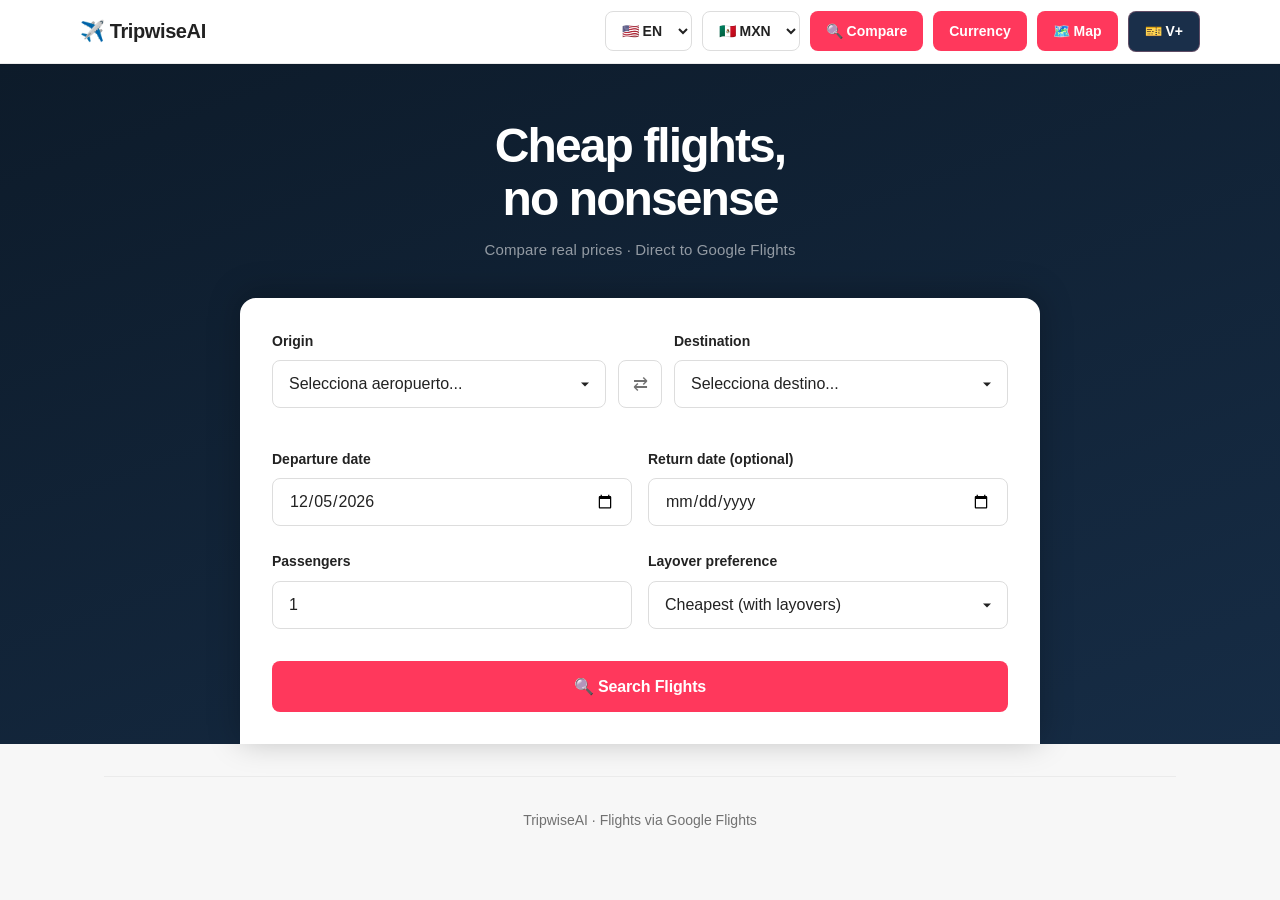
<file: frontend/index.html>
<!DOCTYPE html>
<html lang="es">
<head>
    <meta charset="UTF-8">
    <meta name="viewport" content="width=device-width, initial-scale=1.0, maximum-scale=1.0, user-scalable=no">
    <meta name="apple-mobile-web-app-capable" content="yes">
    <meta name="apple-mobile-web-app-status-bar-style" content="default">
    <meta name="theme-color" content="#FF385C">
    <title>TripwiseAI - Vuelos baratos</title>
    <link rel="stylesheet" href="css/styles.css">
    <link rel="stylesheet" href="css/flights.css">
</head>
<body>

    <header class="site-header">
        <div class="header-content">
            <div class="header-left">
                <a href="index.html" class="header-logo">✈️ TripwiseAI</a>
            </div>
            <div class="header-right">
                <select id="language-selector" class="language-select">
                    <option value="es">🇪🇸 ES</option>
                    <option value="en">🇺🇸 EN</option>
                    <option value="pt">🇧🇷 PT</option>
                    <option value="fr">🇫🇷 FR</option>
                    <option value="de">🇩🇪 DE</option>
                    <option value="zh">🇨🇳 ZH</option>
                    <option value="ja">🇯🇵 JA</option>
                </select>
                <select id="currency-selector" class="currency-select">
                    <option value="USD">🇺🇸 USD</option>
                    <option value="MXN" selected>🇲🇽 MXN</option>
                    <option value="COP">🇨🇴 COP</option>
                    <option value="EUR">🇪🇺 EUR</option>
                    <option value="BRL">🇧🇷 BRL</option>
                </select>
                <a href="compare.html" class="nav-link" data-i18n="nav.compare">🔍 Comparar</a>
                <a href="currency-converter.html" class="nav-link" data-i18n="header.converter">💱 Divisas</a>
                <a href="map.html" class="nav-link" data-i18n="nav.map">🗺️ Mapa</a>
                <a href="vplus.html" class="nav-link nav-link-vplus" data-i18n="nav.vplus">🎫 V+</a>
            </div>
        </div>
    </header>

    <!-- Hero + Search -->
    <div class="hero-search">
        <div class="hero-inner">
            <div class="hero-text">
                <h1 data-i18n-html="page.flights.hero">Vuelos baratos,<br>sin rodeos</h1>
                <p class="hero-subtitle" data-i18n="page.flights.subtitle">Compara precios reales · Directo a Google Flights</p>
            </div>

            <section class="search-panel">
                <div class="flight-search-form">

                    <!-- Origen / Destino -->
                    <div class="route-row">
                        <div class="form-group">
                            <label data-i18n="flights.origin">Origen</label>
                            <select id="origin" class="input" required>
                                <option value="">Selecciona aeropuerto...</option>
                                <optgroup label="🇲🇽 México (Principal)">
                                    <option value="MEX">CDMX - Benito Juárez (MEX)</option>
                                    <option value="NLU">CDMX - Santa Lucía (NLU)</option>
                                    <option value="GDL">Guadalajara (GDL)</option>
                                    <option value="MTY">Monterrey (MTY)</option>
                                    <option value="CUN">Cancún (CUN)</option>
                                    <option value="TIJ">Tijuana (TIJ)</option>
                                    <option value="BJX">León/Bajío (BJX)</option>
                                    <option value="QRO">Querétaro (QRO)</option>
                                </optgroup>
                                <optgroup label="🇲🇽 México (Playa/Pacífico)">
                                    <option value="PVR">Puerto Vallarta (PVR)</option>
                                    <option value="SJD">Los Cabos (SJD)</option>
                                    <option value="ZIH">Zihuatanejo (ZIH)</option>
                                    <option value="ACA">Acapulco (ACA)</option>
                                    <option value="MZT">Mazatlán (MZT)</option>
                                    <option value="LAP">La Paz (LAP)</option>
                                    <option value="LTO">Loreto (LTO)</option>
                                    <option value="CZM">Cozumel (CZM)</option>
                                    <option value="HUX">Huatulco (HUX)</option>
                                    <option value="PXM">Puerto Escondido (PXM)</option>
                                    <option value="CLQ">Colima/Manzanillo (CLQ)</option>
                                </optgroup>
                                <optgroup label="🇲🇽 México (Yucatán/Caribe)">
                                    <option value="MID">Mérida (MID)</option>
                                    <option value="CTM">Chetumal (CTM)</option>
                                    <option value="CPE">Campeche (CPE)</option>
                                </optgroup>
                                <optgroup label="🇲🇽 México (Centro)">
                                    <option value="OAX">Oaxaca (OAX)</option>
                                    <option value="PBC">Puebla (PBC)</option>
                                    <option value="VER">Veracruz (VER)</option>
                                    <option value="MLM">Morelia (MLM)</option>
                                    <option value="AGU">Aguascalientes (AGU)</option>
                                    <option value="SLP">San Luis Potosí (SLP)</option>
                                    <option value="ZCL">Zacatecas (ZCL)</option>
                                    <option value="TLC">Toluca (TLC)</option>
                                </optgroup>
                                <optgroup label="🇲🇽 México (Norte)">
                                    <option value="HMO">Hermosillo (HMO)</option>
                                    <option value="CUU">Chihuahua (CUU)</option>
                                    <option value="CJS">Ciudad Juárez (CJS)</option>
                                    <option value="TRC">Torreón (TRC)</option>
                                    <option value="DGO">Durango (DGO)</option>
                                    <option value="MXL">Mexicali (MXL)</option>
                                    <option value="CUL">Culiacán (CUL)</option>
                                    <option value="LMM">Los Mochis (LMM)</option>
                                </optgroup>
                                <optgroup label="🇲🇽 México (Golfo/Sur)">
                                    <option value="TAM">Tampico (TAM)</option>
                                    <option value="VSA">Villahermosa (VSA)</option>
                                    <option value="TGZ">Tuxtla Gutiérrez (TGZ)</option>
                                    <option value="TAP">Tapachula (TAP)</option>
                                    <option value="PQM">Palenque (PQM)</option>
                                </optgroup>
                                <optgroup label="🇨🇴 Colombia">
                                    <option value="BOG">Bogotá (BOG)</option>
                                    <option value="MDE">Medellín (MDE)</option>
                                    <option value="CTG">Cartagena (CTG)</option>
                                    <option value="CLO">Cali (CLO)</option>
                                    <option value="BAQ">Barranquilla (BAQ)</option>
                                </optgroup>
                                <optgroup label="🇺🇸 Estados Unidos">
                                    <option value="LAX">Los Angeles (LAX)</option>
                                    <option value="MIA">Miami (MIA)</option>
                                    <option value="JFK">Nueva York - JFK (JFK)</option>
                                    <option value="LGA">Nueva York - LaGuardia (LGA)</option>
                                    <option value="EWR">Nueva York - Newark (EWR)</option>
                                    <option value="ORD">Chicago - O'Hare (ORD)</option>
                                    <option value="MDW">Chicago - Midway (MDW)</option>
                                    <option value="DFW">Dallas (DFW)</option>
                                    <option value="ATL">Atlanta (ATL)</option>
                                    <option value="SFO">San Francisco (SFO)</option>
                                </optgroup>
                                <optgroup label="🌎 América del Sur">
                                    <option value="LIM">Lima (LIM)</option>
                                    <option value="CUZ">Cusco (CUZ)</option>
                                    <option value="SCL">Santiago (SCL)</option>
                                    <option value="EZE">Buenos Aires - Ezeiza (EZE)</option>
                                    <option value="AEP">Buenos Aires - Aeroparque (AEP)</option>
                                    <option value="GRU">São Paulo - Guarulhos (GRU)</option>
                                    <option value="CGH">São Paulo - Congonhas (CGH)</option>
                                    <option value="GIG">Río de Janeiro (GIG)</option>
                                </optgroup>
                                <optgroup label="🇪🇸 Europa">
                                    <option value="MAD">Madrid (MAD)</option>
                                    <option value="BCN">Barcelona (BCN)</option>
                                    <option value="LHR">Londres - Heathrow (LHR)</option>
                                    <option value="LGW">Londres - Gatwick (LGW)</option>
                                    <option value="CDG">París - Charles de Gaulle (CDG)</option>
                                    <option value="ORY">París - Orly (ORY)</option>
                                    <option value="FCO">Roma (FCO)</option>
                                    <option value="AMS">Ámsterdam (AMS)</option>
                                    <option value="FRA">Frankfurt (FRA)</option>
                                </optgroup>
                            </select>
                        </div>

                        <button class="swap-btn" type="button" id="swap-airports" title="Intercambiar origen y destino">⇄</button>

                        <div class="form-group">
                            <label data-i18n="flights.destination">Destino</label>
                            <select id="destination" class="input" required>
                                <option value="">Selecciona destino...</option>
                                <optgroup label="🇲🇽 México (Principal)">
                                    <option value="MEX">CDMX - Benito Juárez (MEX)</option>
                                    <option value="NLU">CDMX - Santa Lucía (NLU)</option>
                                    <option value="GDL">Guadalajara (GDL)</option>
                                    <option value="MTY">Monterrey (MTY)</option>
                                    <option value="CUN">Cancún (CUN)</option>
                                    <option value="TIJ">Tijuana (TIJ)</option>
                                    <option value="BJX">León/Bajío (BJX)</option>
                                    <option value="QRO">Querétaro (QRO)</option>
                                </optgroup>
                                <optgroup label="🇲🇽 México (Playa/Pacífico)">
                                    <option value="PVR">Puerto Vallarta (PVR)</option>
                                    <option value="SJD">Los Cabos (SJD)</option>
                                    <option value="ZIH">Zihuatanejo (ZIH)</option>
                                    <option value="ACA">Acapulco (ACA)</option>
                                    <option value="MZT">Mazatlán (MZT)</option>
                                    <option value="LAP">La Paz (LAP)</option>
                                    <option value="LTO">Loreto (LTO)</option>
                                    <option value="CZM">Cozumel (CZM)</option>
                                    <option value="HUX">Huatulco (HUX)</option>
                                    <option value="PXM">Puerto Escondido (PXM)</option>
                                    <option value="CLQ">Colima/Manzanillo (CLQ)</option>
                                </optgroup>
                                <optgroup label="🇲🇽 México (Yucatán/Caribe)">
                                    <option value="MID">Mérida (MID)</option>
                                    <option value="CTM">Chetumal (CTM)</option>
                                    <option value="CPE">Campeche (CPE)</option>
                                </optgroup>
                                <optgroup label="🇲🇽 México (Centro)">
                                    <option value="OAX">Oaxaca (OAX)</option>
                                    <option value="PBC">Puebla (PBC)</option>
                                    <option value="VER">Veracruz (VER)</option>
                                    <option value="MLM">Morelia (MLM)</option>
                                    <option value="AGU">Aguascalientes (AGU)</option>
                                    <option value="SLP">San Luis Potosí (SLP)</option>
                                    <option value="ZCL">Zacatecas (ZCL)</option>
                                    <option value="TLC">Toluca (TLC)</option>
                                </optgroup>
                                <optgroup label="🇲🇽 México (Norte)">
                                    <option value="HMO">Hermosillo (HMO)</option>
                                    <option value="CUU">Chihuahua (CUU)</option>
                                    <option value="CJS">Ciudad Juárez (CJS)</option>
                                    <option value="TRC">Torreón (TRC)</option>
                                    <option value="DGO">Durango (DGO)</option>
                                    <option value="MXL">Mexicali (MXL)</option>
                                    <option value="CUL">Culiacán (CUL)</option>
                                    <option value="LMM">Los Mochis (LMM)</option>
                                </optgroup>
                                <optgroup label="🇲🇽 México (Golfo/Sur)">
                                    <option value="TAM">Tampico (TAM)</option>
                                    <option value="VSA">Villahermosa (VSA)</option>
                                    <option value="TGZ">Tuxtla Gutiérrez (TGZ)</option>
                                    <option value="TAP">Tapachula (TAP)</option>
                                    <option value="PQM">Palenque (PQM)</option>
                                </optgroup>
                                <optgroup label="🇨🇴 Colombia">
                                    <option value="BOG">Bogotá (BOG)</option>
                                    <option value="MDE">Medellín (MDE)</option>
                                    <option value="CTG">Cartagena (CTG)</option>
                                    <option value="CLO">Cali (CLO)</option>
                                    <option value="BAQ">Barranquilla (BAQ)</option>
                                    <option value="PEI">Pereira (PEI)</option>
                                    <option value="SMR">Santa Marta (SMR)</option>
                                </optgroup>
                                <optgroup label="🇺🇸 Estados Unidos">
                                    <option value="LAX">Los Angeles (LAX)</option>
                                    <option value="MIA">Miami (MIA)</option>
                                    <option value="JFK">Nueva York - JFK (JFK)</option>
                                    <option value="LGA">Nueva York - LaGuardia (LGA)</option>
                                    <option value="EWR">Nueva York - Newark (EWR)</option>
                                    <option value="ORD">Chicago - O'Hare (ORD)</option>
                                    <option value="MDW">Chicago - Midway (MDW)</option>
                                    <option value="DFW">Dallas (DFW)</option>
                                    <option value="ATL">Atlanta (ATL)</option>
                                    <option value="SFO">San Francisco (SFO)</option>
                                    <option value="LAS">Las Vegas (LAS)</option>
                                    <option value="SEA">Seattle (SEA)</option>
                                    <option value="BOS">Boston (BOS)</option>
                                </optgroup>
                                <optgroup label="🌎 América del Sur">
                                    <option value="LIM">Lima (LIM)</option>
                                    <option value="CUZ">Cusco (CUZ)</option>
                                    <option value="SCL">Santiago (SCL)</option>
                                    <option value="EZE">Buenos Aires - Ezeiza (EZE)</option>
                                    <option value="AEP">Buenos Aires - Aeroparque (AEP)</option>
                                    <option value="GRU">São Paulo - Guarulhos (GRU)</option>
                                    <option value="CGH">São Paulo - Congonhas (CGH)</option>
                                    <option value="GIG">Río de Janeiro (GIG)</option>
                                    <option value="UIO">Quito (UIO)</option>
                                    <option value="PTY">Panamá (PTY)</option>
                                </optgroup>
                                <optgroup label="🌴 Centroamérica y Caribe">
                                    <option value="SJO">San José (SJO)</option>
                                    <option value="SJU">San Juan (SJU)</option>
                                    <option value="PUJ">Punta Cana (PUJ)</option>
                                    <option value="HAV">La Habana (HAV)</option>
                                </optgroup>
                                <optgroup label="🇪🇸 Europa">
                                    <option value="MAD">Madrid (MAD)</option>
                                    <option value="BCN">Barcelona (BCN)</option>
                                    <option value="LHR">Londres - Heathrow (LHR)</option>
                                    <option value="LGW">Londres - Gatwick (LGW)</option>
                                    <option value="CDG">París - Charles de Gaulle (CDG)</option>
                                    <option value="ORY">París - Orly (ORY)</option>
                                    <option value="FCO">Roma (FCO)</option>
                                    <option value="AMS">Ámsterdam (AMS)</option>
                                    <option value="FRA">Frankfurt (FRA)</option>
                                    <option value="LIS">Lisboa (LIS)</option>
                                </optgroup>
                                <optgroup label="🌏 Asia">
                                    <option value="NRT">Tokio - Narita (NRT)</option>
                                    <option value="HND">Tokio - Haneda (HND)</option>
                                    <option value="BKK">Bangkok (BKK)</option>
                                    <option value="SIN">Singapur (SIN)</option>
                                    <option value="DXB">Dubái (DXB)</option>
                                    <option value="HKG">Hong Kong (HKG)</option>
                                </optgroup>
                            </select>
                        </div>
                    </div>

                    <!-- Fechas -->
                    <div class="form-row dates-row">
                        <div class="form-group">
                            <label data-i18n="flights.departureDate">Fecha de salida</label>
                            <input type="date" id="departure-date" class="input" required>
                        </div>
                        <div class="form-group">
                            <label data-i18n="flights.returnDate">Fecha de regreso <span class="label-optional">(opcional — sin fecha = solo ida)</span></label>
                            <input type="date" id="return-date" class="input">
                        </div>
                    </div>

                    <!-- Pasajeros + escalas -->
                    <div class="form-row">
                        <div class="form-group">
                            <label data-i18n="flights.passengers">Pasajeros</label>
                            <input type="number" id="passengers" class="input" value="1" min="1" max="9">
                        </div>
                        <div class="form-group">
                            <label data-i18n="flights.flightType">Preferencia de escalas</label>
                            <select id="flight-type" class="input">
                                <option value="2" data-i18n="flights.anyFlight">Más barato (con escalas)</option>
                                <option value="0" data-i18n="flights.directOnly">Solo vuelos directos</option>
                                <option value="1" data-i18n="flights.oneStop">Máximo 1 escala</option>
                            </select>
                        </div>
                    </div>

                    <button id="search-flights-btn" class="btn btn-search-main">
                        <span data-i18n="flights.searchButton">🔍 Buscar vuelos baratos</span>
                    </button>

                    <div id="search-loading" class="loading hidden">
                        <div class="spinner"></div>
                        <p data-i18n="flights.searching">Buscando los mejores vuelos...</p>
                    </div>
                </div>
            </section>
        </div>
    </div>

    <!-- Results + Footer -->
    <div class="container">
        <main>
            <section id="results-section" class="card results-section hidden">
                <div class="results-header">
                    <div class="results-header-left">
                        <h2>
                            <span data-i18n="flights.results">Resultados</span>
                            <span id="results-count" class="results-badge"></span>
                        </h2>
                        <div class="results-info">
                            <span id="route-info"></span>
                        </div>
                    </div>
                    <button id="new-search-btn" class="btn-new-search">
                        <span data-i18n="flights.newSearch">🔄 Nueva búsqueda</span>
                    </button>
                </div>

                <div id="flights-container" class="flights-container"></div>

                <div id="no-results" class="no-results hidden">
                    <div class="no-results-icon">✈️</div>
                    <h3 data-i18n="flights.noResults">No se encontraron vuelos</h3>
                    <p data-i18n="flights.tryDifferent">Intenta con fechas diferentes o más flexibilidad en escalas</p>
                </div>
            </section>
        </main>

        <footer>
            <p data-i18n="page.flights.footer">TripwiseAI · Vuelos via Google Flights</p>
        </footer>
    </div>

    <script src="js/i18n.js"></script>
    <script src="js/flights.js"></script>
    <script src="js/nav.js"></script>
</body>
</html>
</file>
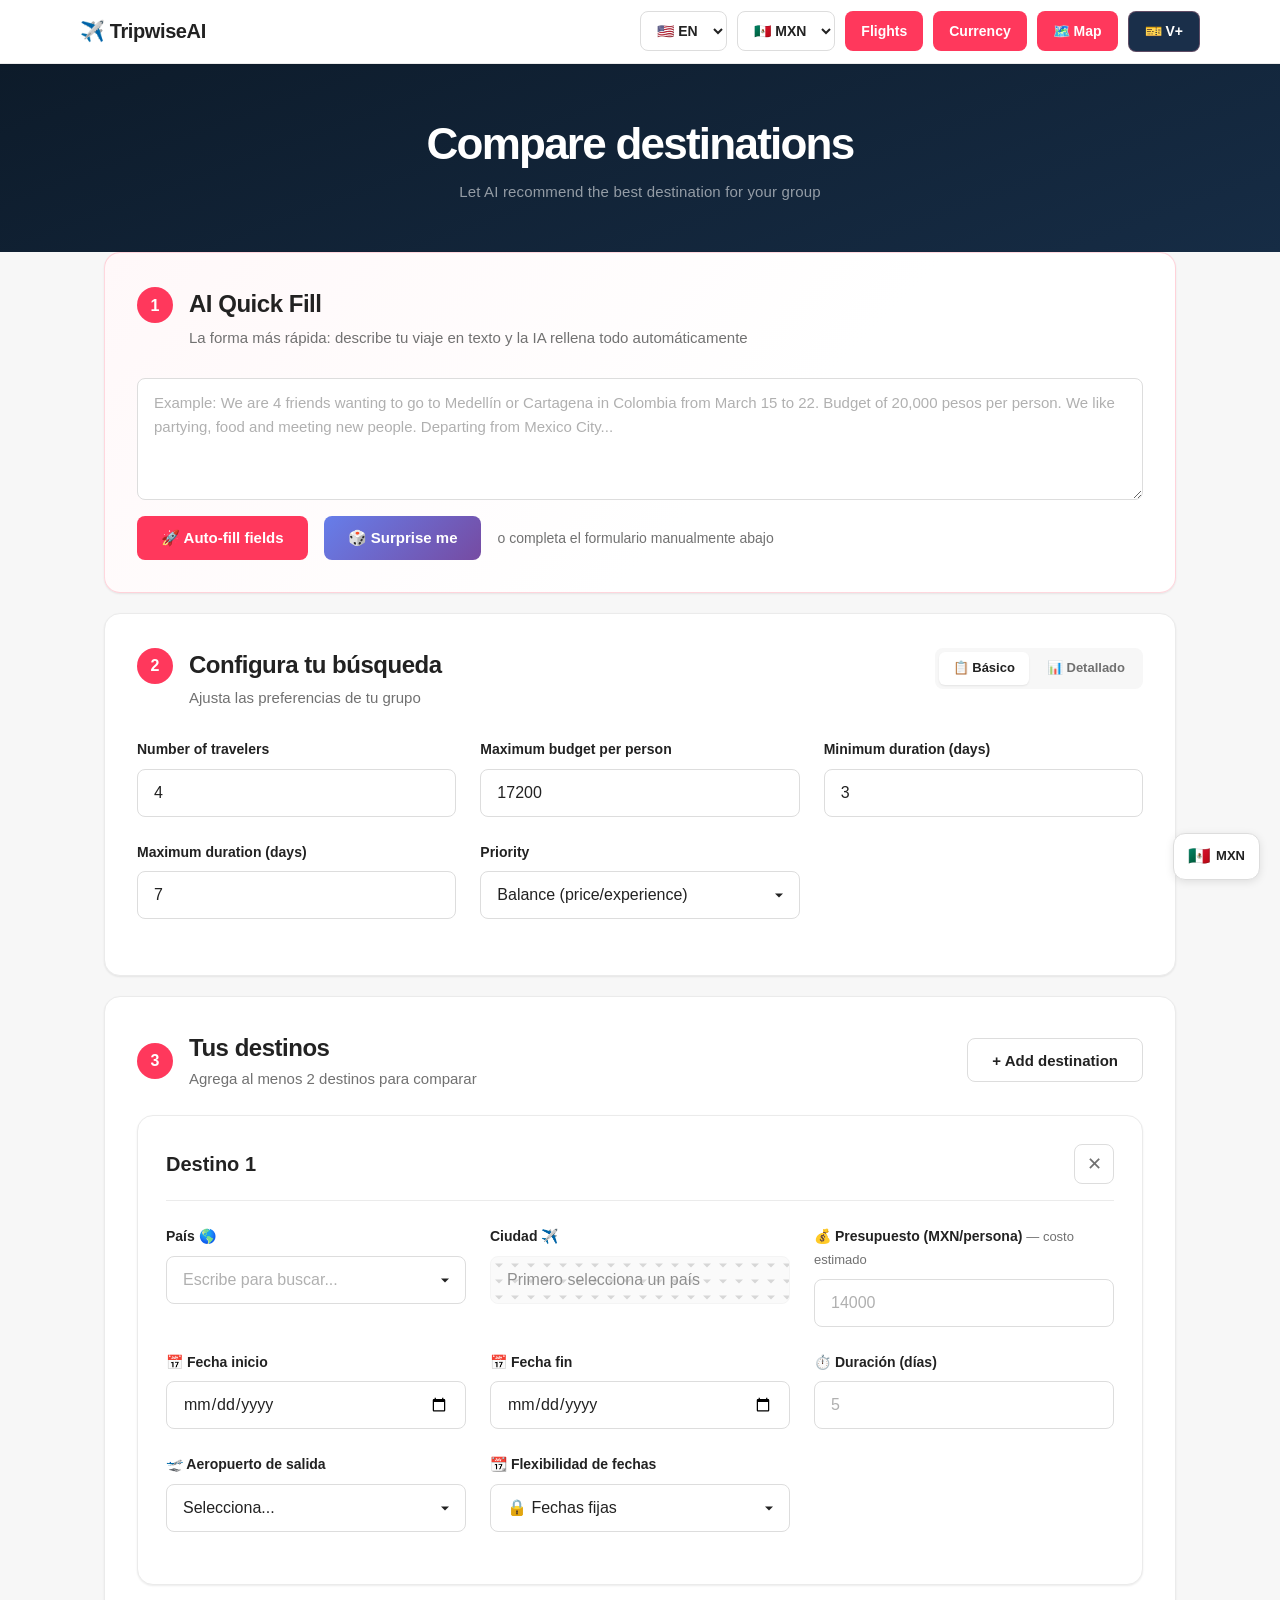
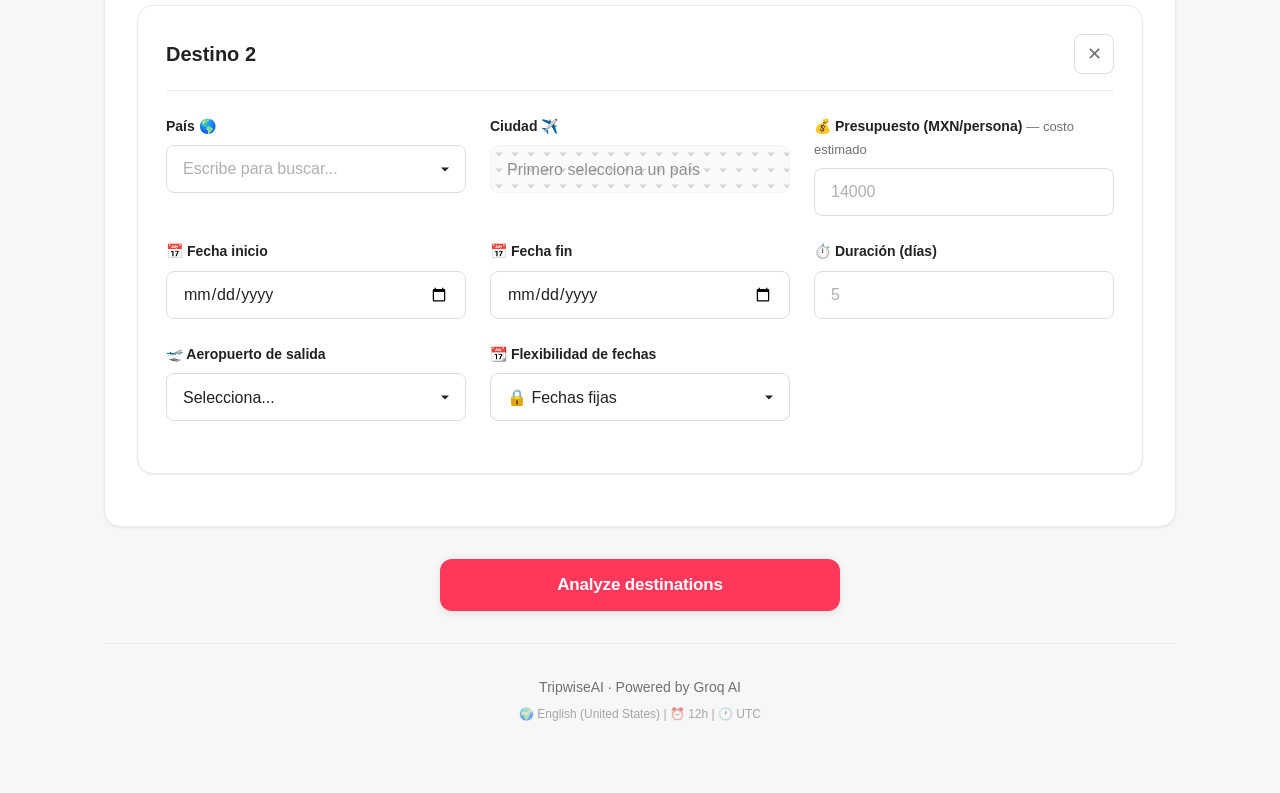
<file: frontend/compare.html>
<!DOCTYPE html>
<html lang="es">
<head>
    <meta charset="UTF-8">
    <meta name="viewport" content="width=device-width, initial-scale=1.0, maximum-scale=1.0, user-scalable=no">
    <meta name="apple-mobile-web-app-capable" content="yes">
    <meta name="apple-mobile-web-app-status-bar-style" content="default">
    <meta name="theme-color" content="#FF385C">
    <title>TripwiseAI - Encuentra tu próximo destino</title>
    <link rel="stylesheet" href="css/styles.css?v=3">
</head>
<body>

    <!-- Header sticky — fuera del container para que sea full-width -->
    <header class="site-header">
        <div class="header-content">
            <div class="header-left">
                <a href="index.html" class="header-logo">✈️ TripwiseAI</a>
            </div>
            <div class="header-right">
                <select id="language-selector" class="language-select">
                    <option value="es">🇪🇸 ES</option>
                    <option value="en">🇺🇸 EN</option>
                    <option value="pt">🇧🇷 PT</option>
                    <option value="fr">🇫🇷 FR</option>
                    <option value="de">🇩🇪 DE</option>
                    <option value="zh">🇨🇳 ZH</option>
                    <option value="ja">🇯🇵 JA</option>
                </select>
                <select id="currency-selector" class="currency-select">
                    <option value="USD">🇺🇸 USD</option>
                    <option value="MXN" selected>🇲🇽 MXN</option>
                    <option value="COP">🇨🇴 COP</option>
                    <option value="EUR">🇪🇺 EUR</option>
                    <option value="BRL">🇧🇷 BRL</option>
                </select>
                <a href="index.html" class="nav-link" data-i18n="header.flights">✈️ Vuelos</a>
                <a href="currency-converter.html" class="nav-link" data-i18n="header.converter">💱 Divisas</a>
                <a href="map.html" class="nav-link" data-i18n="nav.map">🗺️ Mapa</a>
                <a href="vplus.html" class="nav-link nav-link-vplus" data-i18n="nav.vplus">🎫 V+</a>
            </div>
        </div>
    </header>

    <div class="page-hero">
        <div class="page-hero-inner">
            <h1 data-i18n="page.compare.title">Compara destinos</h1>
            <p class="hero-subtitle" data-i18n="page.compare.subtitle">Deja que la IA recomiende el mejor destino para tu grupo</p>
        </div>
    </div>

    <div class="container">
        <main>
            <!-- Paso 1: Cuéntanos tu viaje -->
            <section class="card step-card quick-fill-section">
                <div class="step-header">
                    <div class="step-badge">1</div>
                    <div class="step-info">
                        <h2 data-i18n="quickfill.title">Cuéntanos tu viaje</h2>
                        <p class="step-subtitle">La forma más rápida: describe tu viaje en texto y la IA rellena todo automáticamente</p>
                    </div>
                </div>

                <div class="quick-fill-container">
                    <textarea
                        id="quick-fill-text"
                        class="input quick-fill-textarea"
                        rows="4"
                        data-i18n-placeholder="quickfill.placeholder"
                        placeholder="Ejemplo: Somos 4 amigos que queremos ir a Medellín o Cartagena en Colombia del 15 al 22 de marzo. Presupuesto de 20,000 pesos por persona. Nos gusta la fiesta, comida y conocer gente nueva. Salimos desde Ciudad de México..."
                    ></textarea>

                    <div class="quick-fill-actions">
                        <button id="quick-fill-btn" class="btn btn-primary">
                            <span data-i18n="quickfill.button">🚀 Auto-rellenar campos</span>
                        </button>
                        <button id="random-fill-btn" class="btn btn-secondary">
                            <span data-i18n="quickfill.randomButton">🎲 Sorpréndeme</span>
                        </button>
                        <span class="or-divider">o completa el formulario manualmente abajo</span>
                    </div>

                    <div id="quick-fill-loading" class="loading hidden">
                        <div class="spinner-small"></div>
                        <p data-i18n="quickfill.loading">Analizando tu descripción...</p>
                    </div>
                </div>
            </section>

            <!-- Paso 2: Configura tu búsqueda -->
            <section class="card step-card preferences-section">
                <div class="step-header">
                    <div class="step-badge">2</div>
                    <div class="step-info">
                        <h2>Configura tu búsqueda</h2>
                        <p class="step-subtitle">Ajusta las preferencias de tu grupo</p>
                    </div>
                    <div class="mode-toggle">
                        <label class="mode-option">
                            <input type="radio" name="analysis-mode" value="practical" checked>
                            <span class="mode-pill">📋 Básico</span>
                        </label>
                        <label class="mode-option">
                            <input type="radio" name="analysis-mode" value="complete">
                            <span class="mode-pill">📊 Detallado</span>
                        </label>
                    </div>
                </div>

                <div class="form-grid">
                    <div class="form-group">
                        <label>Número de viajeros</label>
                        <input type="number" id="num-travelers" min="1" value="4" class="input">
                    </div>

                    <div class="form-group">
                        <label for="max-budget">Presupuesto máximo por persona (MXN) <span class="label-optional">— techo para el análisis</span></label>
                        <input type="number" id="max-budget" min="0" value="17200" class="input">
                    </div>

                    <div class="form-group">
                        <label>Duración mínima (días)</label>
                        <input type="number" id="min-days" min="1" value="3" class="input">
                    </div>

                    <div class="form-group">
                        <label>Duración máxima (días)</label>
                        <input type="number" id="max-days" min="1" value="7" class="input">
                    </div>

                    <div class="form-group">
                        <label>Prioridad</label>
                        <select id="priority" class="input">
                            <option value="price">Precio (lo más barato)</option>
                            <option value="balance" selected>Balance (precio/experiencia)</option>
                            <option value="experience">Experiencia (calidad)</option>
                        </select>
                    </div>
                </div>

                <div class="form-group complete-mode-only">
                    <label>Tipos de viaje preferidos</label>
                    <div class="checkbox-group">
                        <label class="checkbox-label"><input type="checkbox" value="playa" class="travel-type"> Playa</label>
                        <label class="checkbox-label"><input type="checkbox" value="ciudad" class="travel-type"> Ciudad</label>
                        <label class="checkbox-label"><input type="checkbox" value="naturaleza" class="travel-type"> Naturaleza</label>
                        <label class="checkbox-label"><input type="checkbox" value="cultural" class="travel-type"> Cultural</label>
                        <label class="checkbox-label"><input type="checkbox" value="aventura" class="travel-type"> Aventura</label>
                    </div>
                </div>

                <div class="form-group complete-mode-only">
                    <label>Actividades de interés</label>
                    <div class="checkbox-group">
                        <label class="checkbox-label"><input type="checkbox" value="comida" class="activity"> Comida</label>
                        <label class="checkbox-label"><input type="checkbox" value="fiesta" class="activity"> Fiesta</label>
                        <label class="checkbox-label"><input type="checkbox" value="historia" class="activity"> Historia</label>
                        <label class="checkbox-label"><input type="checkbox" value="deportes" class="activity"> Deportes extremos</label>
                        <label class="checkbox-label"><input type="checkbox" value="relajacion" class="activity"> Relajación</label>
                        <label class="checkbox-label"><input type="checkbox" value="compras" class="activity"> Compras</label>
                    </div>
                </div>

                <div class="form-group complete-mode-only">
                    <label>Actividades a evitar</label>
                    <div class="checkbox-group">
                        <label class="checkbox-label"><input type="checkbox" value="alturas" class="avoid-activity"> Alturas</label>
                        <label class="checkbox-label"><input type="checkbox" value="calor_extremo" class="avoid-activity"> Calor extremo</label>
                        <label class="checkbox-label"><input type="checkbox" value="frio_extremo" class="avoid-activity"> Frío extremo</label>
                        <label class="checkbox-label"><input type="checkbox" value="multitudes" class="avoid-activity"> Multitudes</label>
                    </div>
                </div>

                <h3 class="complete-mode-only section-divider-title">Estilo de viaje</h3>

                <div class="form-grid complete-mode-only">
                    <div class="form-group">
                        <label class="checkbox-label"><input type="checkbox" id="prefers-hostels" checked> 🛏️ Siempre nos quedamos en hostales</label>
                    </div>
                    <div class="form-group">
                        <label class="checkbox-label"><input type="checkbox" id="values-social" checked> 👥 Nos gusta conocer gente nueva</label>
                    </div>
                </div>

                <div class="form-group complete-mode-only">
                    <label class="checkbox-label"><input type="checkbox" id="city-safety-important" checked> 🛡️ La seguridad de la ciudad/barrio es muy importante</label>
                </div>

                <h3 class="complete-mode-only section-divider-title">Trabajo remoto</h3>

                <div class="form-grid complete-mode-only">
                    <div class="form-group">
                        <label class="checkbox-label"><input type="checkbox" id="needs-wifi" checked> 🔴 Requiere WiFi confiable</label>
                    </div>
                    <div class="form-group">
                        <label class="checkbox-label"><input type="checkbox" id="works-during-trip" checked> Trabajan durante el viaje</label>
                    </div>
                </div>

                <div class="form-grid complete-mode-only">
                    <div class="form-group">
                        <label>Nivel de inglés del grupo</label>
                        <select id="english-level" class="input">
                            <option value="none">Ninguno</option>
                            <option value="basic" selected>Básico</option>
                            <option value="intermediate">Intermedio</option>
                            <option value="fluent">Fluido</option>
                        </select>
                    </div>
                    <div class="form-group">
                        <label>Moneda preferida</label>
                        <select id="currency-preference" class="input">
                            <option value="">No aplica</option>
                            <option value="USD">USD (Dólar americano)</option>
                            <option value="EUR">EUR (Euro)</option>
                            <option value="MXN">MXN (Mantener en pesos)</option>
                            <option value="best_rate">La que tenga mejor tasa</option>
                        </select>
                    </div>
                </div>

                <h3 class="complete-mode-only section-divider-title">Documentos y salud</h3>

                <div class="form-grid complete-mode-only">
                    <div class="form-group">
                        <label class="checkbox-label"><input type="checkbox" id="has-passport"> ¿Todos tienen pasaporte vigente?</label>
                    </div>
                    <div class="form-group">
                        <label class="checkbox-label"><input type="checkbox" id="has-us-visa"> ¿Tienen visa americana?</label>
                    </div>
                </div>

                <div class="form-grid complete-mode-only">
                    <div class="form-group">
                        <label class="checkbox-label"><input type="checkbox" id="has-insurance"> ¿Ya tienen seguro de viaje?</label>
                    </div>
                    <div class="form-group">
                        <label class="checkbox-label"><input type="checkbox" id="has-vaccines"> ¿Tienen vacunas requeridas?</label>
                    </div>
                </div>
            </section>

            <!-- Paso 3: Destinos -->
            <section class="step-card destinations-section">
                <div class="step-header section-header">
                    <div class="step-badge">3</div>
                    <div class="step-info">
                        <h2>Tus destinos</h2>
                        <p class="step-subtitle">Agrega al menos 2 destinos para comparar</p>
                    </div>
                    <button id="add-destination" class="btn btn-outline">+ Agregar destino</button>
                </div>

                <div id="destinations-container"></div>
            </section>

            <!-- Botón de Análisis -->
            <section class="analyze-section">
                <button id="analyze-btn" class="btn btn-analyze">
                    🔍 Analizar y recomendar
                </button>
                <div id="loading" class="loading hidden">
                    <div class="spinner"></div>
                    <p>La IA está analizando los destinos...</p>
                </div>
            </section>

            <!-- Resultados -->
            <section id="results" class="card results-section hidden">
                <h2>Tu recomendación</h2>
                <div id="results-content"></div>
            </section>
        </main>

        <footer>
            <p>TripwiseAI · Powered by Groq AI</p>
            <p class="locale-info" id="locale-info"><small></small></p>
        </footer>
    </div>

    <!-- Currency Indicator Badge -->
    <div id="currency-badge" class="currency-indicator" title="Cargando tasas de cambio...">
        <span class="currency-emoji">🇲🇽</span>
        <span id="currency-badge-text">MXN</span>
    </div>

    <!-- Exchange Rates Info Toast -->
    <div id="rates-toast" class="rates-toast hidden">
        <div class="toast-content">
            <span class="toast-icon">✅</span>
            <div class="toast-text">
                <strong>Tasas actualizadas</strong>
                <small id="toast-time"></small>
            </div>
        </div>
    </div>

    <script src="js/i18n.js?v=3"></script>
    <script src="js/destinations-data.js?v=3"></script>
    <script src="js/app.js?v=5"></script>
    <script src="js/nav.js?v=3"></script>
</body>
</html>
</file>
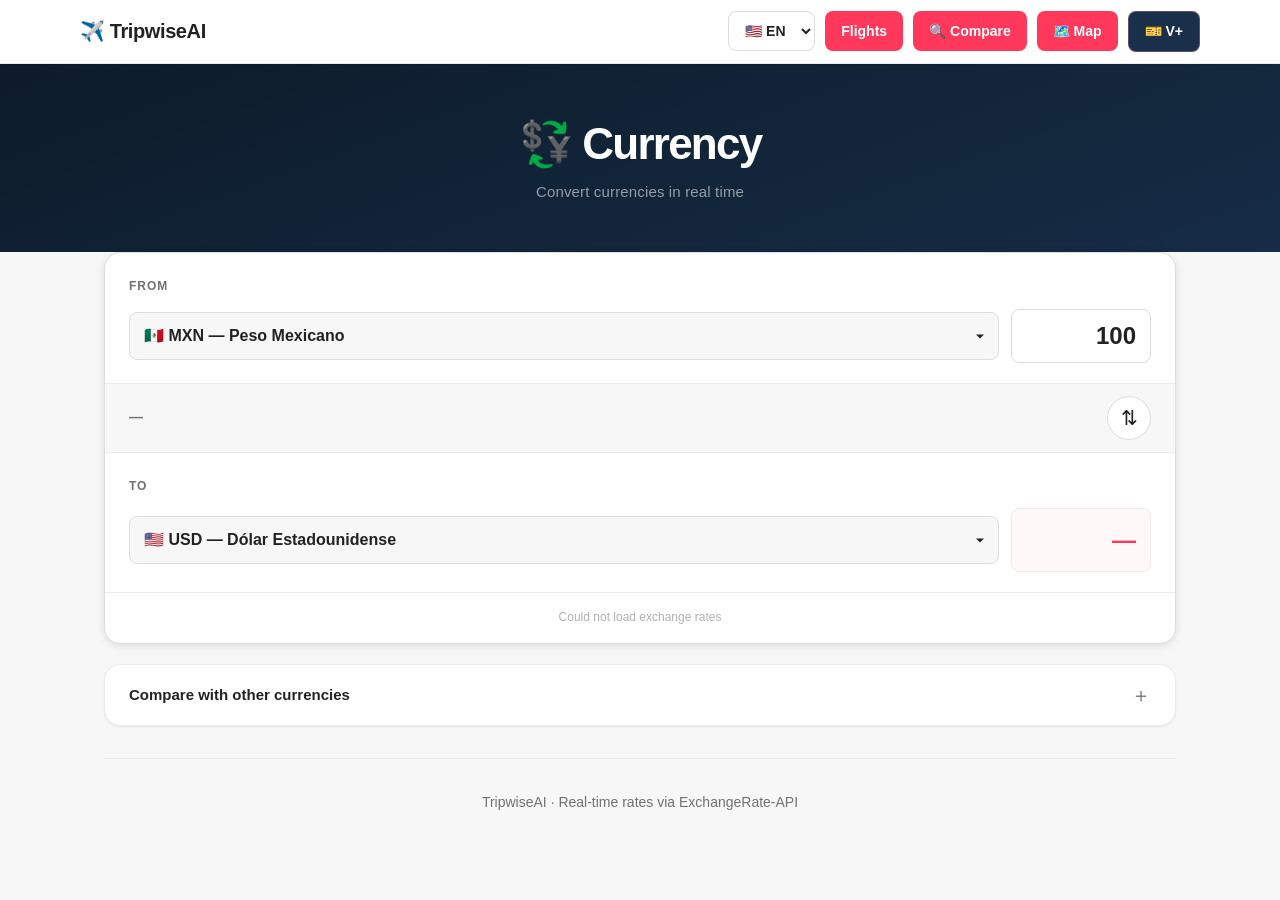
<file: frontend/currency-converter.html>
<!DOCTYPE html>
<html lang="es">
<head>
    <meta charset="UTF-8">
    <meta name="viewport" content="width=device-width, initial-scale=1.0, maximum-scale=1.0, user-scalable=no">
    <meta name="apple-mobile-web-app-capable" content="yes">
    <meta name="apple-mobile-web-app-status-bar-style" content="default">
    <meta name="theme-color" content="#FF385C">
    <title>Convertidor de Divisas - TripwiseAI</title>
    <link rel="stylesheet" href="css/styles.css">
    <link rel="stylesheet" href="css/converter.css">
</head>
<body>

    <header class="site-header">
        <div class="header-content">
            <div class="header-left">
                <a href="index.html" class="header-logo">✈️ TripwiseAI</a>
            </div>
            <div class="header-right">
                <select id="language-selector" class="language-select">
                    <option value="es">🇪🇸 ES</option>
                    <option value="en">🇺🇸 EN</option>
                    <option value="pt">🇧🇷 PT</option>
                    <option value="fr">🇫🇷 FR</option>
                    <option value="de">🇩🇪 DE</option>
                    <option value="zh">🇨🇳 ZH</option>
                    <option value="ja">🇯🇵 JA</option>
                </select>
                <a href="index.html" class="nav-link" data-i18n="header.flights">✈️ Vuelos</a>
                <a href="compare.html" class="nav-link" data-i18n="nav.compare">🔍 Comparar</a>
                <a href="map.html" class="nav-link" data-i18n="nav.map">🗺️ Mapa</a>
                <a href="vplus.html" class="nav-link nav-link-vplus" data-i18n="nav.vplus">🎫 V+</a>
            </div>
        </div>
    </header>

    <div class="page-hero">
        <div class="page-hero-inner">
            <h1>💱 <span data-i18n="header.converter">Divisas</span></h1>
            <p class="hero-subtitle" id="hero-rate-text" data-i18n="converter.heroSubtitle">Convierte entre monedas en tiempo real</p>
        </div>
    </div>

    <div class="container">
        <main>

            <!-- Main converter card -->
            <section class="conv-card">

                <!-- FROM -->
                <div class="conv-half conv-from">
                    <span class="conv-label" data-i18n="converter.from">De</span>
                    <div class="conv-row">
                        <select id="from-currency" class="conv-select">
                            <option value="">Cargando...</option>
                        </select>
                        <input
                            type="number"
                            id="from-amount"
                            class="conv-amount-input"
                            value="100"
                            min="0"
                            step="any"
                            inputmode="decimal"
                        >
                    </div>
                </div>

                <!-- Divider: rate + swap -->
                <div class="conv-divider">
                    <span class="conv-rate-text" id="conv-rate">—</span>
                    <button class="conv-swap-btn" id="swap-btn" title="Intercambiar monedas">⇅</button>
                </div>

                <!-- TO -->
                <div class="conv-half conv-to">
                    <span class="conv-label" data-i18n="converter.to">A</span>
                    <div class="conv-row">
                        <select id="to-currency" class="conv-select">
                            <option value="">Cargando...</option>
                        </select>
                        <div class="conv-result-display" id="to-result">—</div>
                    </div>
                </div>

                <!-- Footer -->
                <div class="conv-footer">
                    <small id="conv-update">Cargando tasas...</small>
                </div>
            </section>

            <!-- Compare more currencies -->
            <section class="card extra-card" id="extra-section">
                <div class="extra-header" id="extra-toggle">
                    <span data-i18n="converter.compareMore">Comparar con otras monedas</span>
                    <span class="extra-chevron" id="extra-chevron">＋</span>
                </div>
                <div id="extra-container" class="extra-container hidden">
                    <div id="extra-currencies" class="extra-currencies-grid"></div>
                    <button class="btn btn-outline extra-add-btn" id="add-currency-btn">+ Agregar moneda</button>
                </div>
            </section>

        </main>

        <footer>
            <p data-i18n="converter.footerText">TripwiseAI · Tasas en tiempo real vía ExchangeRate-API</p>
        </footer>
    </div>

    <script src="js/i18n.js"></script>
    <script src="js/currency-data.js"></script>
    <script src="js/converter.js"></script>
    <script src="js/nav.js"></script>
</body>
</html>
</file>
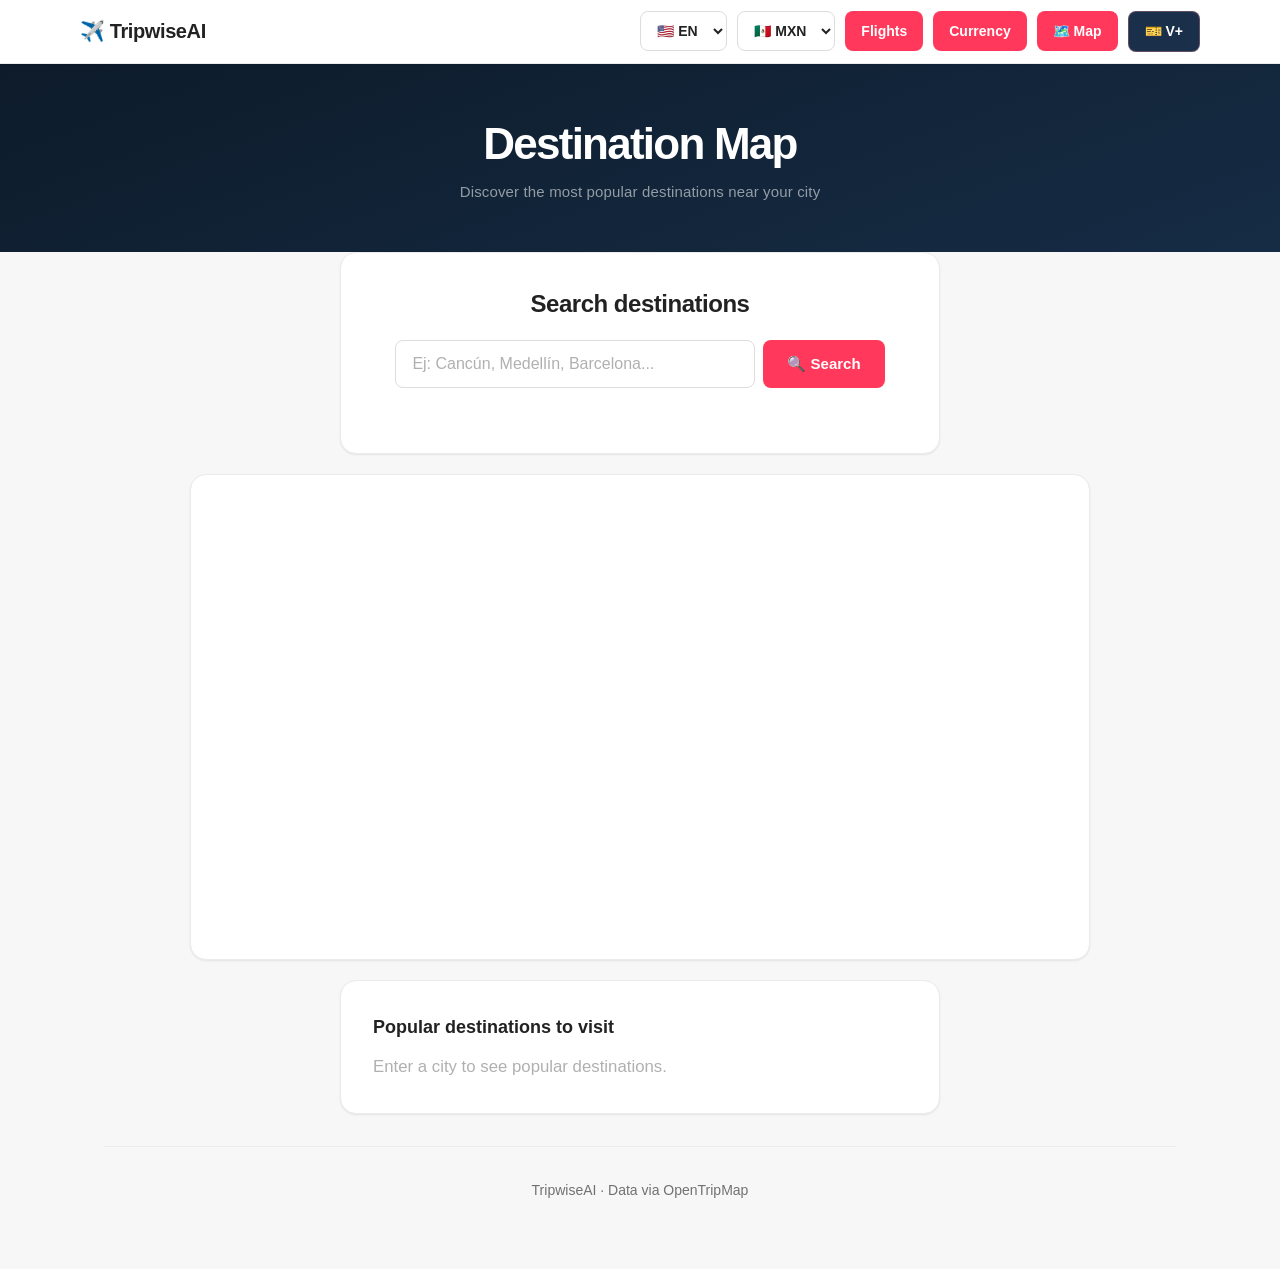
<file: frontend/map.html>
<!DOCTYPE html>
<html lang="es">
<head>
    <meta charset="UTF-8">
    <meta name="viewport" content="width=device-width, initial-scale=1.0, maximum-scale=1.0, user-scalable=no">
    <meta name="apple-mobile-web-app-capable" content="yes">
    <meta name="apple-mobile-web-app-status-bar-style" content="default">
    <meta name="theme-color" content="#FF385C">
    <title>Mapa de Destinos - TripwiseAI</title>
    <link href="libs/maplibre-gl.css" rel="stylesheet" />
    <link rel="stylesheet" href="css/styles.css">
</head>
<body>

    <header class="site-header">
        <div class="header-content">
            <div class="header-left">
                <a href="index.html" class="header-logo">✈️ TripwiseAI</a>
            </div>
            <div class="header-right">
                <select id="language-selector" class="language-select">
                    <option value="es">🇪🇸 ES</option>
                    <option value="en">🇺🇸 EN</option>
                    <option value="pt">🇧🇷 PT</option>
                    <option value="fr">🇫🇷 FR</option>
                    <option value="de">🇩🇪 DE</option>
                    <option value="zh">🇨🇳 ZH</option>
                    <option value="ja">🇯🇵 JA</option>
                </select>
                <select id="currency-selector" class="currency-select">
                    <option value="USD">🇺🇸 USD</option>
                    <option value="MXN" selected>🇲🇽 MXN</option>
                    <option value="COP">🇨🇴 COP</option>
                    <option value="EUR">🇪🇺 EUR</option>
                    <option value="BRL">🇧🇷 BRL</option>
                </select>
                <a href="index.html" class="nav-link" data-i18n="header.flights">✈️ Vuelos</a>
                <a href="currency-converter.html" class="nav-link" data-i18n="header.converter">💱 Divisas</a>
                <a href="map.html" class="nav-link" data-i18n="nav.map">🗺️ Mapa</a>
                <a href="vplus.html" class="nav-link nav-link-vplus" data-i18n="nav.vplus">🎫 V+</a>
            </div>
        </div>
    </header>

    <div class="page-hero">
        <div class="page-hero-inner">
            <h1 data-i18n="page.map.title">Mapa de destinos</h1>
            <p class="hero-subtitle" data-i18n="page.map.subtitle">Descubre los destinos más populares cerca de tu ciudad</p>
        </div>
    </div>

    <div class="container">
        <main>
            <section class="card" style="max-width: 600px; margin: 0 auto 20px auto; text-align: center;">
                <h2 style="margin-bottom: 16px;" data-i18n="map.searchSection">Buscar destinos</h2>
                <div style="display: flex; gap: 8px; justify-content: center; flex-wrap: wrap;">
                    <input
                        type="text"
                        id="city-input"
                        class="input"
                        placeholder="Ej: Cancún, Medellín, Barcelona..."
                        style="flex: 1; min-width: 150px; max-width: 360px;"
                    >
                    <button id="search-btn" class="btn btn-primary" style="white-space: nowrap;" data-i18n="map.searchBtn">🔍 Buscar</button>
                </div>
                <p id="city-subtitle" style="margin-top: 12px; color: #666; font-size: 0.95rem; min-height: 1.4em;">
                    <span id="city-title"></span>
                </p>
            </section>

            <section class="card" style="max-width: 900px; margin: 0 auto 20px auto;">
                <div id="map" style="width: 100%; height: min(420px, 55vh); border-radius: 12px;"></div>
            </section>

            <section class="card" style="max-width: 600px; margin: 0 auto;">
                <div id="destinations-section">
                    <h3 style="margin-bottom: 12px;" data-i18n="map.destinationsTitle">Destinos populares para visitar</h3>
                    <ul id="destinations-list" style="list-style: none; padding: 0; font-size: 1.05rem;"></ul>
                </div>
            </section>
        </main>

        <footer>
            <p data-i18n="map.footer">TripwiseAI · Datos via OpenTripMap</p>
        </footer>
    </div>

    <script src="libs/maplibre-gl.js"></script>
    <script src="js/i18n.js"></script>
    <script src="js/config.js"></script>
    <script src="js/opentripmap.js"></script>
    <script src="js/nav.js"></script>
</body>
</html>
</file>
<file: frontend/css/styles.css>
* {
    margin: 0;
    padding: 0;
    box-sizing: border-box;
    -webkit-tap-highlight-color: rgba(255, 56, 92, 0.1);
}

:root {
    --primary-color: #FF385C;
    --primary-dark: #E31C5F;
    --primary-light: #FF5A5F;
    --secondary-color: #00A699;
    --success-color: #00A699;
    --warning-color: #F5A623;
    --danger-color: #E31C5F;
    --info-color: #007AFF;
    --text-primary: #222222;
    --text-secondary: #717171;
    --text-light: #B0B0B0;
    --border-color: #DDDDDD;
    --border-light: #EBEBEB;
    --bg-page: #F7F7F7;
    --bg-secondary: #F7F7F7;
    --bg-white: #FFFFFF;
    --shadow-sm: 0 1px 2px rgba(0,0,0,0.08);
    --shadow-md: 0 2px 8px rgba(0,0,0,0.10);
    --shadow-lg: 0 6px 16px rgba(0,0,0,0.12);
    --radius-sm: 8px;
    --radius-md: 12px;
    --radius-lg: 16px;
    --header-height: 64px;
}

html {
    -webkit-text-size-adjust: 100%;
    -ms-text-size-adjust: 100%;
}

body {
    font-family: -apple-system, BlinkMacSystemFont, 'Segoe UI', Roboto, Helvetica, Arial, sans-serif;
    background: var(--bg-page);
    color: var(--text-primary);
    line-height: 1.6;
    -webkit-font-smoothing: antialiased;
    -moz-osx-font-smoothing: grayscale;
    overflow-x: hidden;
}

/* ─── Sticky Header ─────────────────────────────────── */

.site-header {
    position: sticky;
    top: 0;
    z-index: 100;
    background: var(--bg-white);
    border-bottom: 1px solid var(--border-light);
    box-shadow: var(--shadow-sm);
    height: var(--header-height);
    display: flex;
    align-items: center;
    padding: 0 24px;
}

.header-content {
    display: flex;
    justify-content: space-between;
    align-items: center;
    gap: 24px;
    max-width: 1120px;
    width: 100%;
    margin: 0 auto;
}

.header-left {
    flex: 1;
}

.header-logo {
    font-size: 1.25rem;
    font-weight: 700;
    color: var(--text-primary);
    text-decoration: none;
    letter-spacing: -0.02em;
    display: flex;
    align-items: center;
    gap: 6px;
}

.header-logo:hover {
    color: var(--primary-color);
}

.header-right {
    display: flex;
    align-items: center;
    gap: 10px;
}

.nav-link {
    padding: 8px 16px;
    background: var(--primary-color);
    color: white;
    text-decoration: none;
    border-radius: var(--radius-sm);
    font-size: 0.875rem;
    font-weight: 600;
    transition: background 0.15s ease;
    white-space: nowrap;
    min-height: 40px;
    display: flex;
    align-items: center;
    gap: 4px;
}

.nav-link:hover {
    background: var(--primary-dark);
}

.nav-link-vplus {
    background: #1A2F4A;
    border: 1px solid rgba(255, 143, 163, 0.3);
}

.nav-link-vplus:hover {
    background: #162C45;
}

.back-link {
    padding: 8px 16px;
    background: white;
    color: var(--text-primary);
    text-decoration: none;
    border: 1.5px solid var(--border-color);
    border-radius: var(--radius-sm);
    font-size: 0.875rem;
    font-weight: 600;
    transition: all 0.15s ease;
    display: flex;
    align-items: center;
    gap: 6px;
    min-height: 40px;
    white-space: nowrap;
}

.back-link:hover {
    border-color: var(--text-primary);
    background: var(--bg-secondary);
}

/* Language & Currency Selectors */
.language-select,
.currency-select {
    padding: 8px 12px;
    border: 1px solid var(--border-color);
    border-radius: var(--radius-sm);
    font-size: 0.875rem;
    font-weight: 600;
    color: var(--text-primary);
    background: white;
    cursor: pointer;
    transition: border-color 0.15s ease;
    min-height: 40px;
}

.language-select:hover,
.currency-select:hover {
    border-color: var(--text-primary);
}

.language-select:focus,
.currency-select:focus {
    outline: none;
    border-color: var(--primary-color);
    box-shadow: 0 0 0 2px rgba(255, 56, 92, 0.1);
}

/* ─── Container ──────────────────────────────────────── */

.container {
    max-width: 1120px;
    margin: 0 auto;
    padding: 0 24px 48px;
    width: 100%;
}

/* ─── Page Hero (dark, full-width) ──────────────────── */

.page-hero {
    background: linear-gradient(160deg, #0D1B2A 0%, #162C45 100%);
    padding: 56px 24px 48px;
    text-align: center;
}

.page-hero-inner {
    max-width: 800px;
    margin: 0 auto;
}

.page-hero h1 {
    font-size: 2.75rem;
    font-weight: 800;
    letter-spacing: -0.04em;
    line-height: 1.1;
    color: white;
    margin-bottom: 12px;
}

.page-hero .hero-subtitle {
    color: rgba(255, 255, 255, 0.55);
    font-size: 0.9375rem;
    letter-spacing: 0.01em;
}

/* Legacy .hero — kept for any remaining uses */
.hero {
    padding: 40px 0 8px;
}

.hero h1 {
    font-size: 2.25rem;
    font-weight: 700;
    color: var(--text-primary);
    letter-spacing: -0.03em;
    margin-bottom: 8px;
}

.hero-subtitle {
    font-size: 1.0625rem;
    color: var(--text-secondary);
}

/* ─── Cards ──────────────────────────────────────────── */

.card {
    background: var(--bg-white);
    border: 1px solid var(--border-light);
    border-radius: var(--radius-lg);
    padding: 32px;
    margin-bottom: 20px;
    box-shadow: var(--shadow-sm);
}

/* ─── Step System ────────────────────────────────────── */

.step-card {
    margin-bottom: 20px;
}

.step-header {
    display: flex;
    align-items: flex-start;
    gap: 16px;
    margin-bottom: 28px;
}

.step-badge {
    width: 36px;
    height: 36px;
    min-width: 36px;
    background: var(--primary-color);
    color: white;
    border-radius: 50%;
    display: flex;
    align-items: center;
    justify-content: center;
    font-size: 1rem;
    font-weight: 700;
    margin-top: 2px;
    flex-shrink: 0;
}

.step-info {
    flex: 1;
}

.step-info h2 {
    margin-bottom: 2px;
}

.step-subtitle {
    color: var(--text-secondary);
    font-size: 0.9375rem;
    margin: 0;
    font-weight: 400;
}

.label-optional {
    font-weight: 400;
    color: var(--text-secondary);
    font-size: 0.8125rem;
}

.section-divider-title {
    margin-top: 28px;
    margin-bottom: 16px;
    padding-top: 24px;
    border-top: 1px solid var(--border-light);
    font-size: 0.8125rem;
    text-transform: uppercase;
    letter-spacing: 0.06em;
    font-weight: 600;
    color: var(--text-secondary);
}

/* ─── Typography ─────────────────────────────────────── */

h2 {
    font-size: 1.5rem;
    font-weight: 600;
    color: var(--text-primary);
    letter-spacing: -0.02em;
}

h3 {
    font-size: 1.125rem;
    font-weight: 600;
    color: var(--text-primary);
}

/* ─── Mode Toggle ────────────────────────────────────── */

.mode-toggle {
    display: flex;
    gap: 4px;
    background: var(--bg-secondary);
    padding: 4px;
    border-radius: var(--radius-sm);
    flex-shrink: 0;
    align-self: flex-start;
    margin-top: 2px;
}

.mode-option {
    cursor: pointer;
}

.mode-option input[type="radio"] {
    display: none;
}

.mode-pill {
    display: block;
    padding: 6px 14px;
    border-radius: calc(var(--radius-sm) - 2px);
    font-size: 0.8125rem;
    font-weight: 600;
    color: var(--text-secondary);
    transition: all 0.15s ease;
    white-space: nowrap;
    cursor: pointer;
    user-select: none;
}

.mode-option input[type="radio"]:checked + .mode-pill {
    background: white;
    color: var(--text-primary);
    box-shadow: var(--shadow-sm);
}

/* Complete mode visibility */
.complete-mode-only {
    display: block;
}

body.practical-mode .complete-mode-only {
    display: none !important;
}

/* ─── Form Elements ──────────────────────────────────── */

.form-grid {
    display: grid;
    grid-template-columns: repeat(auto-fit, minmax(280px, 1fr));
    gap: 24px;
    margin-bottom: 24px;
}

.form-group {
    display: flex;
    flex-direction: column;
    gap: 8px;
}

label {
    font-weight: 600;
    font-size: 0.875rem;
    color: var(--text-primary);
}

.input {
    padding: 12px 16px;
    border: 1px solid var(--border-color);
    border-radius: var(--radius-sm);
    font-size: 1rem;
    font-family: inherit;
    transition: border-color 0.15s ease, box-shadow 0.15s ease;
    background: white;
    color: var(--text-primary);
    min-height: 48px;
    -webkit-appearance: none;
    appearance: none;
}

.input:hover {
    border-color: var(--text-primary);
}

.input:focus {
    outline: none;
    border-color: var(--primary-color);
    box-shadow: 0 0 0 3px rgba(255, 56, 92, 0.12);
}

.input:disabled {
    background: var(--bg-secondary);
    cursor: not-allowed;
    opacity: 0.5;
    border-color: var(--border-light);
}

.input::placeholder {
    color: var(--text-light);
}

@supports (-webkit-touch-callout: none) {
    .input { font-size: 16px; }
}

select.input {
    cursor: pointer;
    background-image: url("data:image/svg+xml,%3Csvg xmlns='http://www.w3.org/2000/svg' width='16' height='16' viewBox='0 0 16 16'%3E%3Cpath fill='%23222222' d='M8 10.5l-4-4h8z'/%3E%3C/svg%3E");
    background-repeat: no-repeat;
    background-position: right 12px center;
    padding-right: 40px;
}

select.input:disabled {
    background-image: url("data:image/svg+xml,%3Csvg xmlns='http://www.w3.org/2000/svg' width='16' height='16' viewBox='0 0 16 16'%3E%3Cpath fill='%23B0B0B0' d='M8 10.5l-4-4h8z'/%3E%3C/svg%3E");
}

input[list].input {
    background-image: url("data:image/svg+xml,%3Csvg xmlns='http://www.w3.org/2000/svg' width='16' height='16' viewBox='0 0 16 16'%3E%3Cpath fill='%23222222' d='M8 10.5l-4-4h8z'/%3E%3C/svg%3E");
    background-repeat: no-repeat;
    background-position: right 12px center;
    padding-right: 40px;
}

textarea.input {
    resize: vertical;
    min-height: 80px;
    font-family: inherit;
}

/* ─── Checkboxes ─────────────────────────────────────── */

.checkbox-group {
    display: flex;
    flex-wrap: wrap;
    gap: 10px;
    margin-top: 4px;
}

.checkbox-label {
    display: flex;
    align-items: center;
    gap: 8px;
    cursor: pointer;
    font-weight: 400;
    font-size: 0.9375rem;
    color: var(--text-primary);
    padding: 8px 12px;
    border: 1px solid var(--border-color);
    border-radius: var(--radius-sm);
    transition: all 0.15s ease;
    background: white;
}

.checkbox-label:hover {
    border-color: var(--text-primary);
    background: var(--bg-secondary);
}

.checkbox-label input[type="checkbox"] {
    width: 18px;
    height: 18px;
    cursor: pointer;
    accent-color: var(--primary-color);
    flex-shrink: 0;
}

/* ─── Buttons ────────────────────────────────────────── */

.btn {
    padding: 12px 24px;
    border: none;
    border-radius: var(--radius-sm);
    font-size: 0.9375rem;
    font-weight: 600;
    cursor: pointer;
    transition: all 0.15s ease;
    font-family: inherit;
    min-height: 44px;
    display: inline-flex;
    align-items: center;
    justify-content: center;
    gap: 6px;
}

.btn-primary {
    background: var(--primary-color);
    color: white;
}

.btn-primary:hover {
    background: var(--primary-dark);
    transform: translateY(-1px);
    box-shadow: var(--shadow-md);
}

.btn-primary:active {
    transform: translateY(0);
    box-shadow: none;
}

.btn-secondary {
    background: linear-gradient(135deg, #667eea 0%, #764ba2 100%);
    color: white;
    border: none;
}

.btn-secondary:hover {
    background: linear-gradient(135deg, #5a67d8 0%, #6b46c1 100%);
    transform: translateY(-1px);
    box-shadow: var(--shadow-md);
}

.btn-secondary:active {
    transform: translateY(1px) scale(0.98);
    box-shadow: none;
}

.btn-outline {
    background: white;
    border: 1.5px solid var(--border-color);
    color: var(--text-primary);
}

.btn-outline:hover {
    border-color: var(--text-primary);
    background: var(--bg-secondary);
}

.btn-analyze {
    background: var(--primary-color);
    color: white;
    font-size: 1.0625rem;
    padding: 16px 40px;
    width: 100%;
    max-width: 400px;
    border-radius: var(--radius-md);
    box-shadow: var(--shadow-md);
    font-weight: 700;
    letter-spacing: -0.01em;
}

.btn-analyze:hover {
    background: var(--primary-dark);
    box-shadow: var(--shadow-lg);
    transform: translateY(-2px);
}

.btn-analyze:active {
    transform: translateY(0);
}

/* ─── Quick Fill ─────────────────────────────────────── */

.quick-fill-section {
    background: linear-gradient(135deg, #FFF8F9 0%, #FFFFFF 60%);
    border-color: rgba(255, 56, 92, 0.2);
}

.quick-fill-container {
    display: flex;
    flex-direction: column;
    gap: 16px;
}

.quick-fill-textarea {
    min-height: 110px;
    resize: vertical;
    font-size: 0.9375rem;
    line-height: 1.6;
    background: white;
}

.quick-fill-textarea:focus {
    border-color: var(--primary-color);
    box-shadow: 0 0 0 3px rgba(255, 56, 92, 0.1);
}

.quick-fill-actions {
    display: flex;
    align-items: center;
    gap: 16px;
    flex-wrap: wrap;
}

.or-divider {
    color: var(--text-secondary);
    font-size: 0.875rem;
}

#quick-fill-loading {
    display: flex;
    align-items: center;
    gap: 12px;
    padding: 12px 16px;
    background: #FFF8F9;
    border-radius: var(--radius-sm);
    border: 1px solid rgba(255, 56, 92, 0.15);
}

#quick-fill-loading p {
    color: var(--primary-color);
    font-weight: 600;
    margin: 0;
    font-size: 0.9375rem;
}

/* ─── Destination Cards ──────────────────────────────── */

.destinations-section {
    background: var(--bg-white);
    border: 1px solid var(--border-light);
    border-radius: var(--radius-lg);
    padding: 32px;
    margin-bottom: 20px;
    box-shadow: var(--shadow-sm);
}

.section-header {
    display: flex;
    align-items: center;
    gap: 16px;
    margin-bottom: 24px;
}

.section-header h2 {
    margin-bottom: 0;
}

.destination-card {
    background: white;
    border: 1px solid var(--border-light);
    border-radius: var(--radius-lg);
    padding: 28px;
    margin-bottom: 20px;
    box-shadow: var(--shadow-sm);
    transition: box-shadow 0.2s ease;
}

.destination-card:hover {
    box-shadow: var(--shadow-md);
}

.destination-header {
    display: flex;
    justify-content: space-between;
    align-items: center;
    margin-bottom: 24px;
    padding-bottom: 16px;
    border-bottom: 1px solid var(--border-light);
}

.destination-header h3 {
    color: var(--text-primary);
    font-size: 1.25rem;
}

.remove-destination {
    background: white;
    border: 1px solid var(--border-color);
    color: var(--text-secondary);
    font-size: 1.125rem;
    cursor: pointer;
    padding: 6px 10px;
    border-radius: var(--radius-sm);
    transition: all 0.15s ease;
    min-width: 40px;
    min-height: 40px;
    display: flex;
    align-items: center;
    justify-content: center;
}

.remove-destination:hover {
    background: #FFF0F0;
    border-color: var(--danger-color);
    color: var(--danger-color);
}

/* ─── Analyze Section ────────────────────────────────── */

.analyze-section {
    text-align: center;
    margin: 32px 0;
}

.loading {
    margin-top: 24px;
    display: flex;
    flex-direction: column;
    align-items: center;
    gap: 12px;
}

.loading p {
    color: var(--text-secondary);
    font-size: 0.9375rem;
}

.spinner {
    border: 3px solid var(--border-light);
    border-top: 3px solid var(--primary-color);
    border-radius: 50%;
    width: 44px;
    height: 44px;
    animation: spin 0.8s linear infinite;
}

.spinner-small {
    width: 20px;
    height: 20px;
    border: 2.5px solid var(--border-light);
    border-top-color: var(--primary-color);
    border-radius: 50%;
    animation: spin 0.8s linear infinite;
    flex-shrink: 0;
}

@keyframes spin {
    0% { transform: rotate(0deg); }
    100% { transform: rotate(360deg); }
}

@keyframes slideIn {
    from { transform: translateX(400px); opacity: 0; }
    to { transform: translateX(0); opacity: 1; }
}

@keyframes slideOut {
    from { transform: translateX(0); opacity: 1; }
    to { transform: translateX(400px); opacity: 0; }
}

.hidden {
    display: none !important;
}

/* ─── Results ────────────────────────────────────────── */

.results-section {
    background: white;
}

.recommendation-box {
    background: linear-gradient(135deg, #FFF8F9, #FFF);
    padding: 28px;
    border-radius: var(--radius-md);
    margin-bottom: 24px;
    border: 2px solid var(--primary-color);
}

.recommendation-title {
    font-size: 1.875rem;
    color: var(--primary-color);
    margin-bottom: 8px;
    font-weight: 700;
    letter-spacing: -0.02em;
}

.score-container {
    display: grid;
    grid-template-columns: repeat(auto-fit, minmax(220px, 1fr));
    gap: 16px;
    margin: 24px 0;
}

.score-card {
    background: white;
    padding: 20px;
    border-radius: var(--radius-md);
    border: 1px solid var(--border-light);
    box-shadow: var(--shadow-sm);
}

.score {
    font-size: 2.25rem;
    font-weight: 700;
    color: var(--primary-color);
}

.reason-list {
    list-style: none;
    padding: 0;
}

.reason-list li {
    padding: 14px 16px;
    margin: 10px 0;
    background: white;
    border-radius: var(--radius-md);
    border-left: 4px solid var(--primary-color);
    box-shadow: var(--shadow-sm);
    font-size: 0.9375rem;
}

.tips-grid {
    display: grid;
    grid-template-columns: repeat(auto-fit, minmax(260px, 1fr));
    gap: 16px;
    margin-top: 24px;
}

.tip-card {
    background: white;
    padding: 20px;
    border-radius: var(--radius-md);
    border: 1px solid var(--border-light);
    box-shadow: var(--shadow-sm);
}

.tip-card h4 {
    color: var(--text-primary);
    margin-bottom: 10px;
    font-size: 0.9375rem;
    font-weight: 600;
}

.tip-card ul {
    padding-left: 18px;
    font-size: 0.9rem;
    color: var(--text-secondary);
}

/* ─── Currency Badge & Toast ─────────────────────────── */

.currency-indicator {
    position: fixed;
    bottom: 20px;
    right: 20px;
    background: white;
    border: 1.5px solid var(--border-color);
    border-radius: var(--radius-md);
    padding: 8px 14px;
    font-size: 0.8125rem;
    font-weight: 600;
    color: var(--text-primary);
    box-shadow: var(--shadow-md);
    z-index: 1000;
    display: flex;
    align-items: center;
    gap: 6px;
    transition: all 0.2s ease;
    cursor: help;
}

.currency-indicator:hover {
    border-color: var(--primary-color);
    box-shadow: var(--shadow-lg);
}

.currency-indicator .currency-emoji {
    font-size: 1.125rem;
}

.rates-toast {
    position: fixed;
    top: calc(var(--header-height) + 12px);
    right: 20px;
    background: white;
    border: 1px solid var(--border-light);
    border-left: 4px solid var(--success-color);
    border-radius: var(--radius-md);
    padding: 14px 18px;
    box-shadow: var(--shadow-lg);
    z-index: 2000;
    transition: all 0.3s ease;
    transform: translateX(0);
}

.rates-toast.hidden {
    transform: translateX(420px);
    opacity: 0;
    pointer-events: none;
}

.toast-content {
    display: flex;
    align-items: center;
    gap: 10px;
}

.toast-icon {
    font-size: 1.375rem;
}

.toast-text {
    display: flex;
    flex-direction: column;
    gap: 2px;
}

.toast-text strong {
    font-size: 0.875rem;
    color: var(--text-primary);
}

.toast-text small {
    font-size: 0.75rem;
    color: var(--text-secondary);
}

/* ─── Footer ─────────────────────────────────────────── */

footer {
    text-align: center;
    padding: 32px 0 16px;
    color: var(--text-secondary);
    font-size: 0.875rem;
    border-top: 1px solid var(--border-light);
    margin-top: 32px;
}

footer p {
    margin-bottom: 4px;
}

.locale-info {
    opacity: 0.6;
}

.locale-info small {
    font-size: 0.75rem;
}

/* ─── Mobile Bottom Navigation ───────────────────────── */

.mobile-bottom-nav {
    display: none;
}

@media (max-width: 768px) {
    .mobile-bottom-nav {
        display: flex;
        position: fixed;
        bottom: 0;
        left: 0;
        right: 0;
        z-index: 200;
        background: white;
        border-top: 1px solid var(--border-light);
        box-shadow: 0 -2px 12px rgba(0, 0, 0, 0.08);
        height: 60px;
        padding-bottom: env(safe-area-inset-bottom, 0px);
    }

    .mbn-item {
        flex: 1;
        display: flex;
        flex-direction: column;
        align-items: center;
        justify-content: center;
        gap: 2px;
        text-decoration: none;
        color: var(--text-light);
        font-size: 0.625rem;
        font-weight: 600;
        padding: 6px 4px;
        transition: color 0.15s ease;
        -webkit-tap-highlight-color: transparent;
    }

    .mbn-item:active {
        background: var(--bg-secondary);
    }

    .mbn-active {
        color: var(--primary-color);
    }

    .mbn-emoji {
        font-size: 1.25rem;
        line-height: 1;
    }

    .mbn-label {
        line-height: 1;
        white-space: nowrap;
    }

    body {
        padding-bottom: calc(60px + env(safe-area-inset-bottom, 0px));
    }
}

/* ─── Mobile ─────────────────────────────────────────── */

@media (max-width: 768px) {
    html { scroll-behavior: smooth; }

    :root { --header-height: 56px; }

    .page-hero {
        padding: 36px 16px 32px;
    }

    .page-hero h1 {
        font-size: 2rem;
    }

    .site-header {
        height: var(--header-height);
        padding: 0 16px;
    }

    .header-logo {
        font-size: 1.125rem;
    }

    /* Hide nav links — replaced by mobile bottom nav */
    .header-right .nav-link,
    .header-right .back-link {
        display: none;
    }

    .header-right {
        gap: 8px;
    }

    .language-select,
    .currency-select {
        font-size: 0.8125rem;
        padding: 6px 8px;
        min-height: 44px;
    }

    .container {
        padding: 0 16px 48px;
    }

    .hero {
        padding: 24px 0 4px;
    }

    .hero h1 {
        font-size: 1.625rem;
        line-height: 1.2;
    }

    .hero-subtitle {
        font-size: 0.9375rem;
    }

    .card {
        padding: 20px 16px;
        border-radius: var(--radius-md);
        margin-bottom: 16px;
    }

    .step-card {
        margin-bottom: 16px;
    }

    .step-header {
        flex-wrap: wrap;
        gap: 12px;
        margin-bottom: 20px;
    }

    .step-badge {
        width: 32px;
        height: 32px;
        min-width: 32px;
        font-size: 0.875rem;
    }

    .mode-toggle {
        width: 100%;
        justify-content: center;
        margin-left: 44px;
    }

    h2 {
        font-size: 1.25rem;
    }

    h3 {
        font-size: 1rem;
    }

    .form-grid {
        grid-template-columns: 1fr;
        gap: 16px;
        margin-bottom: 16px;
    }

    .form-group {
        gap: 6px;
    }

    label {
        font-size: 0.875rem;
    }

    .input {
        padding: 12px 14px;
        font-size: 16px;
        min-height: 48px;
    }

    select.input {
        padding-right: 36px;
    }

    textarea.input {
        min-height: 100px;
    }

    .checkbox-group {
        gap: 8px;
    }

    .checkbox-label {
        padding: 10px 12px;
        font-size: 0.875rem;
    }

    .checkbox-label input[type="checkbox"] {
        width: 20px;
        height: 20px;
    }

    .btn {
        min-height: 48px;
        font-size: 0.9375rem;
    }

    .btn-primary {
        width: 100%;
        justify-content: center;
    }

    .btn-outline {
        width: auto;
    }

    .btn-analyze {
        font-size: 1rem;
        padding: 16px 24px;
        max-width: 100%;
    }

    .quick-fill-actions {
        flex-direction: column;
        align-items: flex-start;
        gap: 8px;
    }

    .or-divider {
        font-size: 0.8125rem;
    }

    .destinations-section {
        padding: 20px 16px;
        border-radius: var(--radius-md);
    }

    .section-header {
        flex-wrap: wrap;
        gap: 12px;
    }

    .section-header .btn-outline {
        width: 100%;
        margin-left: 48px;
    }

    .destination-card {
        padding: 20px 16px;
        margin-bottom: 16px;
    }

    .destination-header {
        margin-bottom: 16px;
        padding-bottom: 12px;
    }

    .analyze-section {
        position: sticky;
        bottom: 0;
        background: white;
        padding: 14px 16px;
        margin: 0 -16px;
        box-shadow: 0 -2px 12px rgba(0,0,0,0.08);
        z-index: 10;
    }

    .analyze-section .btn-analyze {
        max-width: 100%;
    }

    .score-container {
        grid-template-columns: 1fr;
    }

    .tips-grid {
        grid-template-columns: 1fr;
    }

    .recommendation-title {
        font-size: 1.5rem;
    }

    .currency-indicator {
        bottom: 72px;
        right: 12px;
        padding: 7px 12px;
        font-size: 0.75rem;
    }

    .rates-toast {
        top: calc(var(--header-height) + 8px);
        right: 8px;
        left: 8px;
        padding: 12px 14px;
    }

    footer {
        padding: 24px 0 12px;
        font-size: 0.8125rem;
    }

    .btn:active,
    .checkbox-label:active {
        opacity: 0.7;
    }
}

@media (max-width: 390px) {
    .hero h1 { font-size: 1.375rem; }
    .card { padding: 16px 12px; }
    .destinations-section { padding: 16px 12px; }
    .label-optional { display: none; }
}

@media (min-width: 769px) and (max-width: 1024px) {
    .container { padding: 0 20px 48px; }
    .form-grid { grid-template-columns: repeat(2, 1fr); gap: 20px; }
    .score-container { grid-template-columns: repeat(2, 1fr); }
    .tips-grid { grid-template-columns: repeat(2, 1fr); }
}

@media (max-height: 500px) and (orientation: landscape) {
    .hero { padding: 16px 0 4px; }
    .hero h1 { font-size: 1.375rem; }
    .card { padding: 16px; }
}
</file>
<file: frontend/css/flights.css>
/* Flight Search Specific Styles */

/* ─── Hero Search ────────────────────────────────────── */

.hero-search {
    background: linear-gradient(160deg, #0D1B2A 0%, #162C45 100%);
    padding: 56px 24px 0;
    display: flex;
    justify-content: center;
}

.hero-inner {
    width: 100%;
    max-width: 800px;
    display: flex;
    flex-direction: column;
    align-items: center;
    gap: 36px;
}

.hero-text {
    text-align: center;
    color: white;
}

.hero-text h1 {
    font-size: 3rem;
    font-weight: 800;
    letter-spacing: -0.04em;
    line-height: 1.1;
    color: white;
    margin-bottom: 12px;
}

.hero-text .hero-subtitle {
    color: rgba(255, 255, 255, 0.55);
    font-size: 0.9375rem;
    letter-spacing: 0.01em;
}

.search-panel {
    background: white;
    border-radius: var(--radius-lg) var(--radius-lg) 0 0;
    padding: 32px;
    width: 100%;
    box-shadow: 0 -4px 32px rgba(0, 0, 0, 0.25);
    border: none;
    margin-bottom: 0;
}

/* ─── Route Row (origin ⇄ destination) ──────────────── */

.route-row {
    display: grid;
    grid-template-columns: 1fr auto 1fr;
    gap: 12px;
    align-items: end;
    margin-bottom: 16px;
}

.swap-btn {
    width: 44px;
    height: 48px;
    border: 1.5px solid var(--border-color);
    border-radius: var(--radius-sm);
    background: white;
    cursor: pointer;
    font-size: 1.125rem;
    color: var(--text-secondary);
    transition: all 0.2s ease;
    display: flex;
    align-items: center;
    justify-content: center;
    flex-shrink: 0;
    align-self: end;
}

.swap-btn:hover {
    border-color: var(--primary-color);
    color: var(--primary-color);
    background: #FFF8F9;
    transform: rotate(180deg);
}

/* ─── Main Search Button ─────────────────────────────── */

.btn-search-main {
    width: 100%;
    background: var(--primary-color);
    color: white;
    border: none;
    padding: 16px;
    border-radius: var(--radius-sm);
    font-size: 1rem;
    font-weight: 700;
    cursor: pointer;
    transition: all 0.15s ease;
    font-family: inherit;
    letter-spacing: -0.01em;
    margin-top: 8px;
    display: flex;
    align-items: center;
    justify-content: center;
    gap: 8px;
}

.btn-search-main:hover {
    background: var(--primary-dark);
    transform: translateY(-1px);
    box-shadow: 0 4px 16px rgba(255, 56, 92, 0.35);
}

.btn-search-main:active {
    transform: translateY(0);
    box-shadow: none;
}

.btn-search-main:disabled {
    opacity: 0.7;
    cursor: not-allowed;
    transform: none;
    box-shadow: none;
}

/* ─── Results container spacing ─────────────────────── */

#results-section {
    margin-top: 32px;
}

/* ─── Flight Search Form ─────────────────────────────── */

.flight-search-form {
    display: flex;
    flex-direction: column;
    gap: 24px;
}

.form-row {
    display: grid;
    grid-template-columns: repeat(auto-fit, minmax(240px, 1fr));
    gap: 16px;
}

.field-hint {
    display: block;
    margin-top: 6px;
    font-size: 0.75rem;
    color: var(--text-secondary);
}

/* Results */
.results-section {
    animation: fadeIn 0.3s ease;
}

.results-header {
    display: flex;
    justify-content: space-between;
    align-items: center;
    margin-bottom: 24px;
    flex-wrap: wrap;
    gap: 12px;
}

.results-header-left {
    flex: 1;
}

.results-header h2 {
    display: flex;
    align-items: center;
    gap: 12px;
    margin: 0;
}

.btn-new-search {
    background: white;
    color: var(--text-primary);
    padding: 10px 20px;
    border-radius: var(--radius-sm);
    font-weight: 600;
    font-size: 0.875rem;
    border: 1px solid var(--border-color);
    cursor: pointer;
    transition: all 0.15s ease;
    white-space: nowrap;
}

.btn-new-search:hover {
    background: var(--bg-secondary);
    border-color: var(--text-primary);
}

.results-badge {
    background: var(--text-primary);
    color: white;
    padding: 4px 12px;
    border-radius: 20px;
    font-size: 0.875rem;
    font-weight: 600;
}

.results-info {
    color: var(--text-secondary);
    font-size: 0.938rem;
}

/* Flights Container */
.flights-container {
    display: flex;
    flex-direction: column;
    gap: 16px;
}

/* Flight Card */
.flight-card {
    background: white;
    border: 1px solid var(--border-light);
    border-radius: var(--radius-lg);
    padding: 24px;
    transition: all 0.2s ease;
    position: relative;
}

.flight-card:hover {
    box-shadow: var(--shadow-md);
    transform: translateY(-2px);
}

/* Flight Header */
.flight-header {
    display: flex;
    justify-content: space-between;
    align-items: flex-start;
    margin-bottom: 20px;
    gap: 16px;
}

.flight-price {
    text-align: right;
}

.price-amount {
    font-size: 2rem;
    font-weight: 600;
    color: var(--text-primary);
    line-height: 1;
}

.price-currency {
    font-size: 0.875rem;
    color: var(--text-secondary);
    margin-top: 4px;
}

.flight-badges {
    display: flex;
    gap: 8px;
    flex-wrap: wrap;
}

.badge {
    padding: 6px 12px;
    border-radius: var(--radius-sm);
    font-size: 0.75rem;
    font-weight: 600;
}

.badge-direct {
    background: var(--bg-secondary);
    color: var(--text-primary);
    border: 1px solid var(--border-light);
}

.badge-stopovers {
    background: var(--bg-secondary);
    color: var(--text-primary);
    border: 1px solid var(--border-light);
}

.badge-cheapest {
    background: #FFF8F9;
    color: var(--primary-color);
    border: 1px solid var(--primary-color);
}

.badge-roundtrip {
    background: var(--bg-secondary);
    color: var(--text-primary);
    border: 1px solid var(--border-light);
}

/* Flight Route */
.flight-route {
    display: grid;
    grid-template-columns: 1fr auto 1fr;
    gap: 16px;
    align-items: center;
    margin-bottom: 16px;
}

.flight-location {
    display: flex;
    flex-direction: column;
}

.location-time {
    font-size: 1.5rem;
    font-weight: 700;
    color: var(--text-primary);
    line-height: 1.2;
}

.location-date {
    font-size: 0.813rem;
    color: var(--text-secondary);
    margin-top: 2px;
}

.location-city {
    font-size: 0.938rem;
    color: var(--text-primary);
    font-weight: 600;
    margin-top: 4px;
}

.location-code {
    font-size: 0.813rem;
    color: var(--text-secondary);
}

.flight-direction {
    display: flex;
    flex-direction: column;
    align-items: center;
    gap: 4px;
    min-width: 120px;
}

.direction-icon {
    font-size: 1.5rem;
}

.direction-duration {
    font-size: 0.813rem;
    color: var(--text-secondary);
    font-weight: 600;
}

.direction-type {
    font-size: 0.75rem;
    color: var(--text-secondary);
}

/* Stopovers Info */
.stopovers-info {
    background: var(--bg-secondary);
    padding: 12px;
    border-radius: var(--radius-sm);
    margin-bottom: 16px;
    border: 1px solid var(--border-light);
}

.stopovers-title {
    font-size: 0.813rem;
    font-weight: 600;
    color: var(--text-secondary);
    margin-bottom: 6px;
}

.stopover-cities {
    font-size: 0.875rem;
    color: var(--text-primary);
}

/* Return Flight Info */
.return-info {
    background: var(--bg-secondary);
    padding: 16px;
    border-radius: var(--radius-md);
    margin-bottom: 16px;
    border: 1px solid var(--border-light);
}

.return-header {
    display: flex;
    justify-content: space-between;
    align-items: center;
    margin-bottom: 12px;
}

.return-title {
    font-size: 0.875rem;
    font-weight: 600;
    color: var(--text-primary);
}

.return-date {
    font-size: 0.813rem;
    color: var(--text-secondary);
    font-weight: 600;
    background: white;
    padding: 4px 10px;
    border-radius: var(--radius-sm);
}

.return-route {
    display: flex;
    align-items: center;
    gap: 12px;
    padding: 12px;
    background: white;
    border-radius: var(--radius-sm);
    margin-bottom: 12px;
}

.return-location {
    flex: 1;
    text-align: center;
}

.return-airport {
    font-size: 1.25rem;
    font-weight: 700;
    color: var(--text-primary);
    margin-bottom: 4px;
}

.return-city {
    font-size: 0.75rem;
    color: var(--text-secondary);
}

.return-arrow {
    font-size: 1.5rem;
    color: var(--text-secondary);
    font-weight: 700;
}

.return-note {
    font-size: 0.75rem;
    line-height: 1.5;
}

.return-warning {
    background: #FFF8F9;
    border-left: 3px solid var(--primary-color);
    padding: 8px 12px;
    border-radius: var(--radius-sm);
    color: var(--text-primary);
    margin-bottom: 8px;
}

.return-warning strong {
    color: var(--text-primary);
}

.return-info-text {
    color: var(--text-secondary);
    padding-left: 4px;
}

/* Flight Details */
.flight-details {
    display: flex;
    justify-content: space-between;
    align-items: center;
    padding-top: 16px;
    border-top: 1px solid var(--border-light);
    gap: 16px;
    flex-wrap: wrap;
}

.flight-airlines {
    display: flex;
    align-items: center;
    gap: 8px;
}

.airlines-label {
    font-size: 0.75rem;
    color: var(--text-secondary);
    text-transform: uppercase;
    font-weight: 600;
}

.airlines-list {
    font-size: 0.875rem;
    color: var(--text-primary);
    font-weight: 500;
}

.flight-actions {
    display: flex;
    gap: 8px;
    flex-wrap: wrap;
}

.btn-book {
    background: var(--primary-color);
    color: white;
    padding: 12px 24px;
    border-radius: var(--radius-sm);
    font-weight: 600;
    font-size: 0.875rem;
    border: none;
    cursor: pointer;
    transition: all 0.15s ease;
    text-decoration: none;
    display: inline-block;
    flex: 1;
    text-align: center;
}

.btn-book:hover {
    background: var(--primary-dark);
    transform: scale(1.02);
}

.btn-book:active {
    transform: scale(0.98);
}

.btn-copy {
    background: white;
    color: var(--text-primary);
    padding: 12px 24px;
    border-radius: var(--radius-sm);
    font-weight: 600;
    font-size: 0.875rem;
    border: 1px solid var(--border-color);
    cursor: pointer;
    transition: all 0.15s ease;
    text-decoration: none;
    display: inline-block;
}

.btn-copy:hover {
    border-color: var(--text-primary);
    background: var(--bg-secondary);
}

.flight-note {
    margin-top: 12px;
    padding: 12px;
    background: var(--bg-secondary);
    border-radius: var(--radius-sm);
    font-size: 0.75rem;
    color: var(--text-secondary);
    line-height: 1.5;
}

/* No Results */
.no-results {
    text-align: center;
    padding: 60px 20px;
}

.no-results-icon {
    font-size: 4rem;
    margin-bottom: 16px;
    opacity: 0.3;
}

.no-results h3 {
    color: var(--text-primary);
    margin-bottom: 8px;
}

.no-results p {
    color: var(--text-secondary);
}

/* Back Link */
.back-link {
    padding: 10px 20px;
    background: white;
    color: var(--text-primary);
    text-decoration: none;
    border-radius: var(--radius-sm);
    border: 1px solid var(--border-color);
    font-size: 0.875rem;
    font-weight: 600;
    transition: all 0.15s ease;
    display: inline-flex;
    align-items: center;
    gap: 6px;
    min-height: 44px;
}

.back-link:hover {
    border-color: var(--text-primary);
    background: var(--bg-secondary);
}

.back-link:active {
    transform: scale(0.98);
}

/* Animations */
@keyframes fadeIn {
    from {
        opacity: 0;
        transform: translateY(20px);
    }
    to {
        opacity: 1;
        transform: translateY(0);
    }
}

/* ─── Date Row (side-by-side always) ────────────────── */

.dates-row {
    grid-template-columns: 1fr 1fr;
}

/* ─── Responsive ─────────────────────────────────────── */

@media (max-width: 768px) {
    .hero-search {
        padding: 36px 0 0;
    }

    .hero-text h1 {
        font-size: 2rem;
    }

    .hero-inner {
        gap: 24px;
    }

    .search-panel {
        padding: 24px 16px;
        border-radius: var(--radius-md) var(--radius-md) 0 0;
    }

    /* Route row: keep 3-column grid, minmax(0) lets columns shrink */
    .route-row {
        display: grid;
        grid-template-columns: minmax(0, 1fr) 44px minmax(0, 1fr);
        gap: 8px;
    }

    /* Swap button: circle, full 44px touch target */
    .swap-btn {
        width: 44px;
        height: 44px;
        border-radius: 50%;
        padding: 0;
        font-size: 1.125rem;
        align-self: end;
    }

    /* Date row: 2 columns side by side */
    .dates-row {
        grid-template-columns: 1fr 1fr;
        gap: 8px;
    }

    .dates-row label {
        font-size: 0.75rem;
    }

    .dates-row input[type="date"].input {
        font-size: 0.875rem;
        padding: 12px 8px;
        text-align: center;
        background: var(--bg-secondary);
        font-weight: 600;
    }

    .dates-row input[type="date"].input:focus {
        background: white;
    }
}

@media (max-width: 768px) {
    .flight-route {
        grid-template-columns: 1fr;
        gap: 12px;
    }

    .flight-direction {
        transform: rotate(90deg);
        margin: 8px 0;
    }

    .flight-header {
        flex-direction: column;
        align-items: flex-start;
    }

    .flight-price {
        text-align: left;
        width: 100%;
    }

    .price-amount {
        font-size: 1.75rem;
    }

    .flight-details {
        flex-direction: column;
        align-items: flex-start;
    }

    .flight-actions {
        width: 100%;
    }

    .btn-book,
    .btn-details {
        flex: 1;
        text-align: center;
    }

    .form-row {
        grid-template-columns: 1fr;
    }
}
</file>
<file: frontend/css/converter.css>
/* ─── Main Converter Card ────────────────────────────── */

.conv-card {
    background: white;
    border: 1.5px solid var(--border-color);
    border-radius: var(--radius-lg);
    overflow: hidden;
    box-shadow: var(--shadow-md);
    margin-bottom: 20px;
}

/* ─── Each half (From / To) ──────────────────────────── */

.conv-half {
    padding: 24px 24px 20px;
}

.conv-label {
    display: block;
    font-size: 0.75rem;
    font-weight: 700;
    text-transform: uppercase;
    letter-spacing: 0.08em;
    color: var(--text-secondary);
    margin-bottom: 12px;
}

.conv-row {
    display: flex;
    align-items: center;
    gap: 12px;
}

/* ─── Currency selector ──────────────────────────────── */

.conv-select {
    flex: 1;
    min-width: 0;
    border: 1.5px solid var(--border-color);
    border-radius: var(--radius-sm);
    padding: 12px 36px 12px 14px;
    font-size: 1rem;
    font-weight: 700;
    color: var(--text-primary);
    background: var(--bg-secondary);
    cursor: pointer;
    -webkit-appearance: none;
    appearance: none;
    background-image: url("data:image/svg+xml,%3Csvg xmlns='http://www.w3.org/2000/svg' width='16' height='16' viewBox='0 0 16 16'%3E%3Cpath fill='%23222222' d='M8 10.5l-4-4h8z'/%3E%3C/svg%3E");
    background-repeat: no-repeat;
    background-position: right 10px center;
    transition: border-color 0.15s ease;
    min-height: 48px;
    font-family: inherit;
}

.conv-select:hover { border-color: var(--text-primary); }

.conv-select:focus {
    outline: none;
    border-color: var(--primary-color);
    box-shadow: 0 0 0 3px rgba(255, 56, 92, 0.1);
}

/* ─── Amount input ───────────────────────────────────── */

.conv-amount-input {
    width: 140px;
    flex-shrink: 0;
    border: 1.5px solid var(--border-color);
    border-radius: var(--radius-sm);
    padding: 12px 14px;
    font-size: 1.5rem;
    font-weight: 700;
    text-align: right;
    color: var(--text-primary);
    background: white;
    min-height: 48px;
    -webkit-appearance: none;
    appearance: none;
    font-family: inherit;
    transition: border-color 0.15s ease, box-shadow 0.15s ease;
}

.conv-amount-input:hover { border-color: var(--text-primary); }

.conv-amount-input:focus {
    outline: none;
    border-color: var(--primary-color);
    box-shadow: 0 0 0 3px rgba(255, 56, 92, 0.1);
}

/* Remove number input spinners */
.conv-amount-input::-webkit-inner-spin-button,
.conv-amount-input::-webkit-outer-spin-button { -webkit-appearance: none; margin: 0; }
.conv-amount-input[type=number] { -moz-appearance: textfield; }

/* ─── Result display ─────────────────────────────────── */

.conv-result-display {
    width: 140px;
    flex-shrink: 0;
    border: 1.5px solid var(--border-light);
    border-radius: var(--radius-sm);
    padding: 12px 14px;
    font-size: 1.5rem;
    font-weight: 700;
    text-align: right;
    color: var(--primary-color);
    background: #FFF8F9;
    min-height: 48px;
    display: flex;
    align-items: center;
    justify-content: flex-end;
    word-break: break-all;
}

/* ─── Divider row ────────────────────────────────────── */

.conv-divider {
    display: flex;
    align-items: center;
    justify-content: space-between;
    padding: 12px 24px;
    background: var(--bg-secondary);
    border-top: 1px solid var(--border-light);
    border-bottom: 1px solid var(--border-light);
    gap: 12px;
}

.conv-rate-text {
    font-size: 0.875rem;
    font-weight: 600;
    color: var(--text-secondary);
    flex: 1;
}

.conv-swap-btn {
    width: 44px;
    height: 44px;
    border: 1.5px solid var(--border-color);
    border-radius: 50%;
    background: white;
    cursor: pointer;
    font-size: 1.25rem;
    color: var(--text-primary);
    display: flex;
    align-items: center;
    justify-content: center;
    transition: all 0.2s ease;
    flex-shrink: 0;
    font-family: inherit;
}

.conv-swap-btn:hover {
    border-color: var(--primary-color);
    color: var(--primary-color);
    background: #FFF8F9;
    transform: rotate(180deg);
}

.conv-swap-btn:active {
    transform: rotate(180deg) scale(0.95);
}

/* ─── Footer ─────────────────────────────────────────── */

.conv-footer {
    padding: 10px 24px 14px;
    text-align: center;
    border-top: 1px solid var(--border-light);
}

.conv-footer small {
    font-size: 0.75rem;
    color: var(--text-light);
}

/* ─── Extra currencies section ───────────────────────── */

.extra-card {
    padding: 0;
    overflow: hidden;
    cursor: default;
}

.extra-header {
    display: flex;
    justify-content: space-between;
    align-items: center;
    padding: 18px 24px;
    cursor: pointer;
    user-select: none;
    font-weight: 600;
    font-size: 0.9375rem;
    color: var(--text-primary);
    transition: background 0.15s ease;
    -webkit-tap-highlight-color: transparent;
}

.extra-header:hover { background: var(--bg-secondary); }

.extra-chevron {
    font-size: 1.25rem;
    color: var(--text-secondary);
    transition: transform 0.2s ease;
    font-weight: 400;
    line-height: 1;
}

.extra-chevron.open {
    transform: rotate(45deg);
}

.extra-container {
    padding: 0 24px 24px;
    border-top: 1px solid var(--border-light);
}

.extra-currencies-grid {
    display: grid;
    grid-template-columns: repeat(auto-fill, minmax(260px, 1fr));
    gap: 12px;
    margin-bottom: 16px;
    padding-top: 20px;
}

/* Extra currency card */
.extra-item {
    display: flex;
    align-items: center;
    justify-content: space-between;
    gap: 12px;
    background: var(--bg-secondary);
    border: 1px solid var(--border-light);
    border-radius: var(--radius-md);
    padding: 14px 16px;
    transition: all 0.15s ease;
}

.extra-item:hover {
    border-color: var(--border-color);
    box-shadow: var(--shadow-sm);
}

.extra-item-left {
    display: flex;
    align-items: center;
    gap: 10px;
    flex: 1;
    min-width: 0;
}

.extra-item-flag { font-size: 1.5rem; flex-shrink: 0; }

.extra-item-info { min-width: 0; }

.extra-item-code {
    font-weight: 700;
    font-size: 0.9375rem;
    color: var(--text-primary);
}

.extra-item-name {
    font-size: 0.75rem;
    color: var(--text-secondary);
    white-space: nowrap;
    overflow: hidden;
    text-overflow: ellipsis;
}

.extra-item-right { text-align: right; flex-shrink: 0; }

.extra-item-amount {
    font-size: 1.125rem;
    font-weight: 700;
    color: var(--primary-color);
}

.extra-item-rate {
    font-size: 0.6875rem;
    color: var(--text-light);
    margin-top: 2px;
}

.extra-item-remove {
    background: none;
    border: none;
    color: var(--text-light);
    font-size: 1rem;
    cursor: pointer;
    padding: 4px 6px;
    border-radius: 4px;
    transition: color 0.15s ease;
    flex-shrink: 0;
    min-width: 28px;
    min-height: 28px;
    display: flex;
    align-items: center;
    justify-content: center;
}

.extra-item-remove:hover { color: var(--primary-color); }

.extra-add-btn {
    font-size: 0.875rem;
    padding: 10px 20px;
}

/* ─── Mobile ─────────────────────────────────────────── */

@media (max-width: 768px) {
    .conv-half { padding: 20px 16px 16px; }
    .conv-divider { padding: 10px 16px; }
    .conv-footer { padding: 8px 16px 12px; }

    /* Stack select + amount vertically — each takes full width */
    .conv-row {
        flex-direction: column;
        gap: 10px;
    }

    .conv-select {
        width: 100%;
        font-size: 1rem;
        padding: 14px 36px 14px 14px;
    }

    .conv-amount-input {
        width: 100%;
        font-size: 2rem;
        font-weight: 700;
        padding: 16px 20px;
        text-align: right;
        letter-spacing: -0.02em;
    }

    .conv-result-display {
        width: 100%;
        font-size: 2rem;
        font-weight: 700;
        padding: 16px 20px;
        justify-content: flex-end;
        letter-spacing: -0.02em;
    }

    .extra-header { padding: 16px; }
    .extra-container { padding: 0 16px 20px; }
    .extra-currencies-grid { grid-template-columns: 1fr; }
}
</file>
<file: frontend/libs/maplibre-gl.css>
.mapboxgl-map,.maplibregl-map{-webkit-tap-highlight-color:rgb(0 0 0/0);font:12px/20px Helvetica Neue,Arial,Helvetica,sans-serif;overflow:hidden;position:relative}.mapboxgl-canvas,.maplibregl-canvas{left:0;position:absolute;top:0}.mapboxgl-map:fullscreen,.maplibregl-map:fullscreen{height:100%;width:100%}.mapboxgl-canvas-container.mapboxgl-interactive,.mapboxgl-ctrl-group button.mapboxgl-ctrl-compass,.maplibregl-canvas-container.maplibregl-interactive,.maplibregl-ctrl-group button.maplibregl-ctrl-compass{cursor:grab;-moz-user-select:none;-webkit-user-select:none;-ms-user-select:none;user-select:none}.mapboxgl-canvas-container.mapboxgl-interactive.mapboxgl-track-pointer,.maplibregl-canvas-container.maplibregl-interactive.maplibregl-track-pointer{cursor:pointer}.mapboxgl-canvas-container.mapboxgl-interactive:active,.mapboxgl-ctrl-group button.mapboxgl-ctrl-compass:active,.maplibregl-canvas-container.maplibregl-interactive:active,.maplibregl-ctrl-group button.maplibregl-ctrl-compass:active{cursor:grabbing}.mapboxgl-canvas-container.mapboxgl-touch-zoom-rotate,.mapboxgl-canvas-container.mapboxgl-touch-zoom-rotate .mapboxgl-canvas,.maplibregl-canvas-container.maplibregl-touch-zoom-rotate,.maplibregl-canvas-container.maplibregl-touch-zoom-rotate .maplibregl-canvas{touch-action:pan-x pan-y}.mapboxgl-canvas-container.mapboxgl-touch-drag-pan,.mapboxgl-canvas-container.mapboxgl-touch-drag-pan .mapboxgl-canvas,.maplibregl-canvas-container.maplibregl-touch-drag-pan,.maplibregl-canvas-container.maplibregl-touch-drag-pan .maplibregl-canvas{touch-action:pinch-zoom}.mapboxgl-canvas-container.mapboxgl-touch-zoom-rotate.mapboxgl-touch-drag-pan,.mapboxgl-canvas-container.mapboxgl-touch-zoom-rotate.mapboxgl-touch-drag-pan .mapboxgl-canvas,.maplibregl-canvas-container.maplibregl-touch-zoom-rotate.maplibregl-touch-drag-pan,.maplibregl-canvas-container.maplibregl-touch-zoom-rotate.maplibregl-touch-drag-pan .maplibregl-canvas{touch-action:none}.mapboxgl-ctrl-bottom-left,.mapboxgl-ctrl-bottom-right,.mapboxgl-ctrl-top-left,.mapboxgl-ctrl-top-right,.maplibregl-ctrl-bottom-left,.maplibregl-ctrl-bottom-right,.maplibregl-ctrl-top-left,.maplibregl-ctrl-top-right{pointer-events:none;position:absolute;z-index:2}.mapboxgl-ctrl-top-left,.maplibregl-ctrl-top-left{left:0;top:0}.mapboxgl-ctrl-top-right,.maplibregl-ctrl-top-right{right:0;top:0}.mapboxgl-ctrl-bottom-left,.maplibregl-ctrl-bottom-left{bottom:0;left:0}.mapboxgl-ctrl-bottom-right,.maplibregl-ctrl-bottom-right{bottom:0;right:0}.mapboxgl-ctrl,.maplibregl-ctrl{clear:both;pointer-events:auto;transform:translate(0)}.mapboxgl-ctrl-top-left .mapboxgl-ctrl,.maplibregl-ctrl-top-left .maplibregl-ctrl{float:left;margin:10px 0 0 10px}.mapboxgl-ctrl-top-right .mapboxgl-ctrl,.maplibregl-ctrl-top-right .maplibregl-ctrl{float:right;margin:10px 10px 0 0}.mapboxgl-ctrl-bottom-left .mapboxgl-ctrl,.maplibregl-ctrl-bottom-left .maplibregl-ctrl{float:left;margin:0 0 10px 10px}.mapboxgl-ctrl-bottom-right .mapboxgl-ctrl,.maplibregl-ctrl-bottom-right .maplibregl-ctrl{float:right;margin:0 10px 10px 0}.mapboxgl-ctrl-group,.maplibregl-ctrl-group{background:#fff;border-radius:4px}.mapboxgl-ctrl-group:not(:empty),.maplibregl-ctrl-group:not(:empty){box-shadow:0 0 0 2px rgba(0,0,0,.1)}@media (-ms-high-contrast:active){.mapboxgl-ctrl-group:not(:empty),.maplibregl-ctrl-group:not(:empty){box-shadow:0 0 0 2px ButtonText}}.mapboxgl-ctrl-group button,.maplibregl-ctrl-group button{background-color:transparent;border:0;box-sizing:border-box;cursor:pointer;display:block;height:29px;outline:none;padding:0;width:29px}.mapboxgl-ctrl-group button+button,.maplibregl-ctrl-group button+button{border-top:1px solid #ddd}.mapboxgl-ctrl button .mapboxgl-ctrl-icon,.maplibregl-ctrl button .maplibregl-ctrl-icon{background-position:50%;background-repeat:no-repeat;display:block;height:100%;width:100%}@media (-ms-high-contrast:active){.mapboxgl-ctrl-icon,.maplibregl-ctrl-icon{background-color:transparent}.mapboxgl-ctrl-group button+button,.maplibregl-ctrl-group button+button{border-top:1px solid ButtonText}}.mapboxgl-ctrl button::-moz-focus-inner,.maplibregl-ctrl button::-moz-focus-inner{border:0;padding:0}.mapboxgl-ctrl-attrib-button:focus,.mapboxgl-ctrl-group button:focus,.maplibregl-ctrl-attrib-button:focus,.maplibregl-ctrl-group button:focus{box-shadow:0 0 2px 2px #0096ff}.mapboxgl-ctrl button:disabled,.maplibregl-ctrl button:disabled{cursor:not-allowed}.mapboxgl-ctrl button:disabled .mapboxgl-ctrl-icon,.maplibregl-ctrl button:disabled .maplibregl-ctrl-icon{opacity:.25}.mapboxgl-ctrl button:not(:disabled):hover,.maplibregl-ctrl button:not(:disabled):hover{background-color:rgb(0 0 0/5%)}.mapboxgl-ctrl-group button:focus:focus-visible,.maplibregl-ctrl-group button:focus:focus-visible{box-shadow:0 0 2px 2px #0096ff}.mapboxgl-ctrl-group button:focus:not(:focus-visible),.maplibregl-ctrl-group button:focus:not(:focus-visible){box-shadow:none}.mapboxgl-ctrl-group button:focus:first-child,.maplibregl-ctrl-group button:focus:first-child{border-radius:4px 4px 0 0}.mapboxgl-ctrl-group button:focus:last-child,.maplibregl-ctrl-group button:focus:last-child{border-radius:0 0 4px 4px}.mapboxgl-ctrl-group button:focus:only-child,.maplibregl-ctrl-group button:focus:only-child{border-radius:inherit}.mapboxgl-ctrl button.mapboxgl-ctrl-zoom-out .mapboxgl-ctrl-icon,.maplibregl-ctrl button.maplibregl-ctrl-zoom-out .maplibregl-ctrl-icon{background-image:url("data:image/svg+xml;charset=utf-8,%3Csvg width='29' height='29' viewBox='0 0 29 29' xmlns='http://www.w3.org/2000/svg' fill='%23333'%3E%3Cpath d='M10 13c-.75 0-1.5.75-1.5 1.5S9.25 16 10 16h9c.75 0 1.5-.75 1.5-1.5S19.75 13 19 13h-9z'/%3E%3C/svg%3E")}.mapboxgl-ctrl button.mapboxgl-ctrl-zoom-in .mapboxgl-ctrl-icon,.maplibregl-ctrl button.maplibregl-ctrl-zoom-in .maplibregl-ctrl-icon{background-image:url("data:image/svg+xml;charset=utf-8,%3Csvg width='29' height='29' viewBox='0 0 29 29' xmlns='http://www.w3.org/2000/svg' fill='%23333'%3E%3Cpath d='M14.5 8.5c-.75 0-1.5.75-1.5 1.5v3h-3c-.75 0-1.5.75-1.5 1.5S9.25 16 10 16h3v3c0 .75.75 1.5 1.5 1.5S16 19.75 16 19v-3h3c.75 0 1.5-.75 1.5-1.5S19.75 13 19 13h-3v-3c0-.75-.75-1.5-1.5-1.5z'/%3E%3C/svg%3E")}@media (-ms-high-contrast:active){.mapboxgl-ctrl button.mapboxgl-ctrl-zoom-out .mapboxgl-ctrl-icon,.maplibregl-ctrl button.maplibregl-ctrl-zoom-out .maplibregl-ctrl-icon{background-image:url("data:image/svg+xml;charset=utf-8,%3Csvg width='29' height='29' viewBox='0 0 29 29' xmlns='http://www.w3.org/2000/svg' fill='%23fff'%3E%3Cpath d='M10 13c-.75 0-1.5.75-1.5 1.5S9.25 16 10 16h9c.75 0 1.5-.75 1.5-1.5S19.75 13 19 13h-9z'/%3E%3C/svg%3E")}.mapboxgl-ctrl button.mapboxgl-ctrl-zoom-in .mapboxgl-ctrl-icon,.maplibregl-ctrl button.maplibregl-ctrl-zoom-in .maplibregl-ctrl-icon{background-image:url("data:image/svg+xml;charset=utf-8,%3Csvg width='29' height='29' viewBox='0 0 29 29' xmlns='http://www.w3.org/2000/svg' fill='%23fff'%3E%3Cpath d='M14.5 8.5c-.75 0-1.5.75-1.5 1.5v3h-3c-.75 0-1.5.75-1.5 1.5S9.25 16 10 16h3v3c0 .75.75 1.5 1.5 1.5S16 19.75 16 19v-3h3c.75 0 1.5-.75 1.5-1.5S19.75 13 19 13h-3v-3c0-.75-.75-1.5-1.5-1.5z'/%3E%3C/svg%3E")}}@media (-ms-high-contrast:black-on-white){.mapboxgl-ctrl button.mapboxgl-ctrl-zoom-out .mapboxgl-ctrl-icon,.maplibregl-ctrl button.maplibregl-ctrl-zoom-out .maplibregl-ctrl-icon{background-image:url("data:image/svg+xml;charset=utf-8,%3Csvg width='29' height='29' viewBox='0 0 29 29' xmlns='http://www.w3.org/2000/svg'%3E%3Cpath d='M10 13c-.75 0-1.5.75-1.5 1.5S9.25 16 10 16h9c.75 0 1.5-.75 1.5-1.5S19.75 13 19 13h-9z'/%3E%3C/svg%3E")}.mapboxgl-ctrl button.mapboxgl-ctrl-zoom-in .mapboxgl-ctrl-icon,.maplibregl-ctrl button.maplibregl-ctrl-zoom-in .maplibregl-ctrl-icon{background-image:url("data:image/svg+xml;charset=utf-8,%3Csvg width='29' height='29' viewBox='0 0 29 29' xmlns='http://www.w3.org/2000/svg'%3E%3Cpath d='M14.5 8.5c-.75 0-1.5.75-1.5 1.5v3h-3c-.75 0-1.5.75-1.5 1.5S9.25 16 10 16h3v3c0 .75.75 1.5 1.5 1.5S16 19.75 16 19v-3h3c.75 0 1.5-.75 1.5-1.5S19.75 13 19 13h-3v-3c0-.75-.75-1.5-1.5-1.5z'/%3E%3C/svg%3E")}}.mapboxgl-ctrl button.mapboxgl-ctrl-fullscreen .mapboxgl-ctrl-icon,.maplibregl-ctrl button.maplibregl-ctrl-fullscreen .maplibregl-ctrl-icon{background-image:url("data:image/svg+xml;charset=utf-8,%3Csvg width='29' height='29' viewBox='0 0 29 29' xmlns='http://www.w3.org/2000/svg' fill='%23333'%3E%3Cpath d='M24 16v5.5c0 1.75-.75 2.5-2.5 2.5H16v-1l3-1.5-4-5.5 1-1 5.5 4 1.5-3h1zM6 16l1.5 3 5.5-4 1 1-4 5.5 3 1.5v1H7.5C5.75 24 5 23.25 5 21.5V16h1zm7-11v1l-3 1.5 4 5.5-1 1-5.5-4L6 13H5V7.5C5 5.75 5.75 5 7.5 5H13zm11 2.5c0-1.75-.75-2.5-2.5-2.5H16v1l3 1.5-4 5.5 1 1 5.5-4 1.5 3h1V7.5z'/%3E%3C/svg%3E")}.mapboxgl-ctrl button.mapboxgl-ctrl-shrink .mapboxgl-ctrl-icon,.maplibregl-ctrl button.maplibregl-ctrl-shrink .maplibregl-ctrl-icon{background-image:url("data:image/svg+xml;charset=utf-8,%3Csvg width='29' height='29' viewBox='0 0 29 29' xmlns='http://www.w3.org/2000/svg'%3E%3Cpath d='M18.5 16c-1.75 0-2.5.75-2.5 2.5V24h1l1.5-3 5.5 4 1-1-4-5.5 3-1.5v-1h-5.5zM13 18.5c0-1.75-.75-2.5-2.5-2.5H5v1l3 1.5L4 24l1 1 5.5-4 1.5 3h1v-5.5zm3-8c0 1.75.75 2.5 2.5 2.5H24v-1l-3-1.5L25 5l-1-1-5.5 4L17 5h-1v5.5zM10.5 13c1.75 0 2.5-.75 2.5-2.5V5h-1l-1.5 3L5 4 4 5l4 5.5L5 12v1h5.5z'/%3E%3C/svg%3E")}@media (-ms-high-contrast:active){.mapboxgl-ctrl button.mapboxgl-ctrl-fullscreen .mapboxgl-ctrl-icon,.maplibregl-ctrl button.maplibregl-ctrl-fullscreen .maplibregl-ctrl-icon{background-image:url("data:image/svg+xml;charset=utf-8,%3Csvg width='29' height='29' viewBox='0 0 29 29' xmlns='http://www.w3.org/2000/svg' fill='%23fff'%3E%3Cpath d='M24 16v5.5c0 1.75-.75 2.5-2.5 2.5H16v-1l3-1.5-4-5.5 1-1 5.5 4 1.5-3h1zM6 16l1.5 3 5.5-4 1 1-4 5.5 3 1.5v1H7.5C5.75 24 5 23.25 5 21.5V16h1zm7-11v1l-3 1.5 4 5.5-1 1-5.5-4L6 13H5V7.5C5 5.75 5.75 5 7.5 5H13zm11 2.5c0-1.75-.75-2.5-2.5-2.5H16v1l3 1.5-4 5.5 1 1 5.5-4 1.5 3h1V7.5z'/%3E%3C/svg%3E")}.mapboxgl-ctrl button.mapboxgl-ctrl-shrink .mapboxgl-ctrl-icon,.maplibregl-ctrl button.maplibregl-ctrl-shrink .maplibregl-ctrl-icon{background-image:url("data:image/svg+xml;charset=utf-8,%3Csvg width='29' height='29' viewBox='0 0 29 29' xmlns='http://www.w3.org/2000/svg' fill='%23fff'%3E%3Cpath d='M18.5 16c-1.75 0-2.5.75-2.5 2.5V24h1l1.5-3 5.5 4 1-1-4-5.5 3-1.5v-1h-5.5zM13 18.5c0-1.75-.75-2.5-2.5-2.5H5v1l3 1.5L4 24l1 1 5.5-4 1.5 3h1v-5.5zm3-8c0 1.75.75 2.5 2.5 2.5H24v-1l-3-1.5L25 5l-1-1-5.5 4L17 5h-1v5.5zM10.5 13c1.75 0 2.5-.75 2.5-2.5V5h-1l-1.5 3L5 4 4 5l4 5.5L5 12v1h5.5z'/%3E%3C/svg%3E")}}@media (-ms-high-contrast:black-on-white){.mapboxgl-ctrl button.mapboxgl-ctrl-fullscreen .mapboxgl-ctrl-icon,.maplibregl-ctrl button.maplibregl-ctrl-fullscreen .maplibregl-ctrl-icon{background-image:url("data:image/svg+xml;charset=utf-8,%3Csvg width='29' height='29' viewBox='0 0 29 29' xmlns='http://www.w3.org/2000/svg'%3E%3Cpath d='M24 16v5.5c0 1.75-.75 2.5-2.5 2.5H16v-1l3-1.5-4-5.5 1-1 5.5 4 1.5-3h1zM6 16l1.5 3 5.5-4 1 1-4 5.5 3 1.5v1H7.5C5.75 24 5 23.25 5 21.5V16h1zm7-11v1l-3 1.5 4 5.5-1 1-5.5-4L6 13H5V7.5C5 5.75 5.75 5 7.5 5H13zm11 2.5c0-1.75-.75-2.5-2.5-2.5H16v1l3 1.5-4 5.5 1 1 5.5-4 1.5 3h1V7.5z'/%3E%3C/svg%3E")}.mapboxgl-ctrl button.mapboxgl-ctrl-shrink .mapboxgl-ctrl-icon,.maplibregl-ctrl button.maplibregl-ctrl-shrink .maplibregl-ctrl-icon{background-image:url("data:image/svg+xml;charset=utf-8,%3Csvg width='29' height='29' viewBox='0 0 29 29' xmlns='http://www.w3.org/2000/svg'%3E%3Cpath d='M18.5 16c-1.75 0-2.5.75-2.5 2.5V24h1l1.5-3 5.5 4 1-1-4-5.5 3-1.5v-1h-5.5zM13 18.5c0-1.75-.75-2.5-2.5-2.5H5v1l3 1.5L4 24l1 1 5.5-4 1.5 3h1v-5.5zm3-8c0 1.75.75 2.5 2.5 2.5H24v-1l-3-1.5L25 5l-1-1-5.5 4L17 5h-1v5.5zM10.5 13c1.75 0 2.5-.75 2.5-2.5V5h-1l-1.5 3L5 4 4 5l4 5.5L5 12v1h5.5z'/%3E%3C/svg%3E")}}.mapboxgl-ctrl button.mapboxgl-ctrl-compass .mapboxgl-ctrl-icon,.maplibregl-ctrl button.maplibregl-ctrl-compass .maplibregl-ctrl-icon{background-image:url("data:image/svg+xml;charset=utf-8,%3Csvg width='29' height='29' viewBox='0 0 29 29' xmlns='http://www.w3.org/2000/svg' fill='%23333'%3E%3Cpath d='m10.5 14 4-8 4 8h-8z'/%3E%3Cpath d='m10.5 16 4 8 4-8h-8z' fill='%23ccc'/%3E%3C/svg%3E")}@media (-ms-high-contrast:active){.mapboxgl-ctrl button.mapboxgl-ctrl-compass .mapboxgl-ctrl-icon,.maplibregl-ctrl button.maplibregl-ctrl-compass .maplibregl-ctrl-icon{background-image:url("data:image/svg+xml;charset=utf-8,%3Csvg width='29' height='29' viewBox='0 0 29 29' xmlns='http://www.w3.org/2000/svg' fill='%23fff'%3E%3Cpath d='m10.5 14 4-8 4 8h-8z'/%3E%3Cpath d='m10.5 16 4 8 4-8h-8z' fill='%23999'/%3E%3C/svg%3E")}}@media (-ms-high-contrast:black-on-white){.mapboxgl-ctrl button.mapboxgl-ctrl-compass .mapboxgl-ctrl-icon,.maplibregl-ctrl button.maplibregl-ctrl-compass .maplibregl-ctrl-icon{background-image:url("data:image/svg+xml;charset=utf-8,%3Csvg width='29' height='29' viewBox='0 0 29 29' xmlns='http://www.w3.org/2000/svg'%3E%3Cpath d='m10.5 14 4-8 4 8h-8z'/%3E%3Cpath d='m10.5 16 4 8 4-8h-8z' fill='%23ccc'/%3E%3C/svg%3E")}}.mapboxgl-ctrl button.mapboxgl-ctrl-terrain .mapboxgl-ctrl-icon,.maplibregl-ctrl button.maplibregl-ctrl-terrain .maplibregl-ctrl-icon{background-image:url("data:image/svg+xml;charset=utf-8,%3Csvg xmlns='http://www.w3.org/2000/svg' width='22' height='22' viewBox='0 0 22 22' fill='%23333'%3E%3Cpath d='m1.754 13.406 4.453-4.851 3.09 3.09 3.281 3.277.969-.969-3.309-3.312 3.844-4.121 6.148 6.886h1.082v-.855l-7.207-8.07-4.84 5.187L6.169 6.57l-5.48 5.965v.871ZM.688 16.844h20.625v1.375H.688Zm0 0'/%3E%3C/svg%3E")}.mapboxgl-ctrl button.mapboxgl-ctrl-terrain-enabled .mapboxgl-ctrl-icon,.maplibregl-ctrl button.maplibregl-ctrl-terrain-enabled .maplibregl-ctrl-icon{background-image:url("data:image/svg+xml;charset=utf-8,%3Csvg xmlns='http://www.w3.org/2000/svg' width='22' height='22' viewBox='0 0 22 22' fill='%2333b5e5'%3E%3Cpath d='m1.754 13.406 4.453-4.851 3.09 3.09 3.281 3.277.969-.969-3.309-3.312 3.844-4.121 6.148 6.886h1.082v-.855l-7.207-8.07-4.84 5.187L6.169 6.57l-5.48 5.965v.871ZM.688 16.844h20.625v1.375H.688Zm0 0'/%3E%3C/svg%3E")}.mapboxgl-ctrl button.mapboxgl-ctrl-geolocate .mapboxgl-ctrl-icon,.maplibregl-ctrl button.maplibregl-ctrl-geolocate .maplibregl-ctrl-icon{background-image:url("data:image/svg+xml;charset=utf-8,%3Csvg width='29' height='29' viewBox='0 0 20 20' xmlns='http://www.w3.org/2000/svg' fill='%23333'%3E%3Cpath d='M10 4C9 4 9 5 9 5v.1A5 5 0 0 0 5.1 9H5s-1 0-1 1 1 1 1 1h.1A5 5 0 0 0 9 14.9v.1s0 1 1 1 1-1 1-1v-.1a5 5 0 0 0 3.9-3.9h.1s1 0 1-1-1-1-1-1h-.1A5 5 0 0 0 11 5.1V5s0-1-1-1zm0 2.5a3.5 3.5 0 1 1 0 7 3.5 3.5 0 1 1 0-7z'/%3E%3Ccircle cx='10' cy='10' r='2'/%3E%3C/svg%3E")}.mapboxgl-ctrl button.mapboxgl-ctrl-geolocate:disabled .mapboxgl-ctrl-icon,.maplibregl-ctrl button.maplibregl-ctrl-geolocate:disabled .maplibregl-ctrl-icon{background-image:url("data:image/svg+xml;charset=utf-8,%3Csvg width='29' height='29' viewBox='0 0 20 20' xmlns='http://www.w3.org/2000/svg' fill='%23aaa'%3E%3Cpath d='M10 4C9 4 9 5 9 5v.1A5 5 0 0 0 5.1 9H5s-1 0-1 1 1 1 1 1h.1A5 5 0 0 0 9 14.9v.1s0 1 1 1 1-1 1-1v-.1a5 5 0 0 0 3.9-3.9h.1s1 0 1-1-1-1-1-1h-.1A5 5 0 0 0 11 5.1V5s0-1-1-1zm0 2.5a3.5 3.5 0 1 1 0 7 3.5 3.5 0 1 1 0-7z'/%3E%3Ccircle cx='10' cy='10' r='2'/%3E%3Cpath d='m14 5 1 1-9 9-1-1 9-9z' fill='red'/%3E%3C/svg%3E")}.mapboxgl-ctrl button.mapboxgl-ctrl-geolocate.mapboxgl-ctrl-geolocate-active .mapboxgl-ctrl-icon,.maplibregl-ctrl button.maplibregl-ctrl-geolocate.maplibregl-ctrl-geolocate-active .maplibregl-ctrl-icon{background-image:url("data:image/svg+xml;charset=utf-8,%3Csvg width='29' height='29' viewBox='0 0 20 20' xmlns='http://www.w3.org/2000/svg' fill='%2333b5e5'%3E%3Cpath d='M10 4C9 4 9 5 9 5v.1A5 5 0 0 0 5.1 9H5s-1 0-1 1 1 1 1 1h.1A5 5 0 0 0 9 14.9v.1s0 1 1 1 1-1 1-1v-.1a5 5 0 0 0 3.9-3.9h.1s1 0 1-1-1-1-1-1h-.1A5 5 0 0 0 11 5.1V5s0-1-1-1zm0 2.5a3.5 3.5 0 1 1 0 7 3.5 3.5 0 1 1 0-7z'/%3E%3Ccircle cx='10' cy='10' r='2'/%3E%3C/svg%3E")}.mapboxgl-ctrl button.mapboxgl-ctrl-geolocate.mapboxgl-ctrl-geolocate-active-error .mapboxgl-ctrl-icon,.maplibregl-ctrl button.maplibregl-ctrl-geolocate.maplibregl-ctrl-geolocate-active-error .maplibregl-ctrl-icon{background-image:url("data:image/svg+xml;charset=utf-8,%3Csvg width='29' height='29' viewBox='0 0 20 20' xmlns='http://www.w3.org/2000/svg' fill='%23e58978'%3E%3Cpath d='M10 4C9 4 9 5 9 5v.1A5 5 0 0 0 5.1 9H5s-1 0-1 1 1 1 1 1h.1A5 5 0 0 0 9 14.9v.1s0 1 1 1 1-1 1-1v-.1a5 5 0 0 0 3.9-3.9h.1s1 0 1-1-1-1-1-1h-.1A5 5 0 0 0 11 5.1V5s0-1-1-1zm0 2.5a3.5 3.5 0 1 1 0 7 3.5 3.5 0 1 1 0-7z'/%3E%3Ccircle cx='10' cy='10' r='2'/%3E%3C/svg%3E")}.mapboxgl-ctrl button.mapboxgl-ctrl-geolocate.mapboxgl-ctrl-geolocate-background .mapboxgl-ctrl-icon,.maplibregl-ctrl button.maplibregl-ctrl-geolocate.maplibregl-ctrl-geolocate-background .maplibregl-ctrl-icon{background-image:url("data:image/svg+xml;charset=utf-8,%3Csvg width='29' height='29' viewBox='0 0 20 20' xmlns='http://www.w3.org/2000/svg' fill='%2333b5e5'%3E%3Cpath d='M10 4C9 4 9 5 9 5v.1A5 5 0 0 0 5.1 9H5s-1 0-1 1 1 1 1 1h.1A5 5 0 0 0 9 14.9v.1s0 1 1 1 1-1 1-1v-.1a5 5 0 0 0 3.9-3.9h.1s1 0 1-1-1-1-1-1h-.1A5 5 0 0 0 11 5.1V5s0-1-1-1zm0 2.5a3.5 3.5 0 1 1 0 7 3.5 3.5 0 1 1 0-7z'/%3E%3C/svg%3E")}.mapboxgl-ctrl button.mapboxgl-ctrl-geolocate.mapboxgl-ctrl-geolocate-background-error .mapboxgl-ctrl-icon,.maplibregl-ctrl button.maplibregl-ctrl-geolocate.maplibregl-ctrl-geolocate-background-error .maplibregl-ctrl-icon{background-image:url("data:image/svg+xml;charset=utf-8,%3Csvg width='29' height='29' viewBox='0 0 20 20' xmlns='http://www.w3.org/2000/svg' fill='%23e54e33'%3E%3Cpath d='M10 4C9 4 9 5 9 5v.1A5 5 0 0 0 5.1 9H5s-1 0-1 1 1 1 1 1h.1A5 5 0 0 0 9 14.9v.1s0 1 1 1 1-1 1-1v-.1a5 5 0 0 0 3.9-3.9h.1s1 0 1-1-1-1-1-1h-.1A5 5 0 0 0 11 5.1V5s0-1-1-1zm0 2.5a3.5 3.5 0 1 1 0 7 3.5 3.5 0 1 1 0-7z'/%3E%3C/svg%3E")}.mapboxgl-ctrl button.mapboxgl-ctrl-geolocate.mapboxgl-ctrl-geolocate-waiting .mapboxgl-ctrl-icon,.maplibregl-ctrl button.maplibregl-ctrl-geolocate.maplibregl-ctrl-geolocate-waiting .maplibregl-ctrl-icon{animation:maplibregl-spin 2s linear infinite}@media (-ms-high-contrast:active){.mapboxgl-ctrl button.mapboxgl-ctrl-geolocate .mapboxgl-ctrl-icon,.maplibregl-ctrl button.maplibregl-ctrl-geolocate .maplibregl-ctrl-icon{background-image:url("data:image/svg+xml;charset=utf-8,%3Csvg width='29' height='29' viewBox='0 0 20 20' xmlns='http://www.w3.org/2000/svg' fill='%23fff'%3E%3Cpath d='M10 4C9 4 9 5 9 5v.1A5 5 0 0 0 5.1 9H5s-1 0-1 1 1 1 1 1h.1A5 5 0 0 0 9 14.9v.1s0 1 1 1 1-1 1-1v-.1a5 5 0 0 0 3.9-3.9h.1s1 0 1-1-1-1-1-1h-.1A5 5 0 0 0 11 5.1V5s0-1-1-1zm0 2.5a3.5 3.5 0 1 1 0 7 3.5 3.5 0 1 1 0-7z'/%3E%3Ccircle cx='10' cy='10' r='2'/%3E%3C/svg%3E")}.mapboxgl-ctrl button.mapboxgl-ctrl-geolocate:disabled .mapboxgl-ctrl-icon,.maplibregl-ctrl button.maplibregl-ctrl-geolocate:disabled .maplibregl-ctrl-icon{background-image:url("data:image/svg+xml;charset=utf-8,%3Csvg width='29' height='29' viewBox='0 0 20 20' xmlns='http://www.w3.org/2000/svg' fill='%23999'%3E%3Cpath d='M10 4C9 4 9 5 9 5v.1A5 5 0 0 0 5.1 9H5s-1 0-1 1 1 1 1 1h.1A5 5 0 0 0 9 14.9v.1s0 1 1 1 1-1 1-1v-.1a5 5 0 0 0 3.9-3.9h.1s1 0 1-1-1-1-1-1h-.1A5 5 0 0 0 11 5.1V5s0-1-1-1zm0 2.5a3.5 3.5 0 1 1 0 7 3.5 3.5 0 1 1 0-7z'/%3E%3Ccircle cx='10' cy='10' r='2'/%3E%3Cpath d='m14 5 1 1-9 9-1-1 9-9z' fill='red'/%3E%3C/svg%3E")}.mapboxgl-ctrl button.mapboxgl-ctrl-geolocate.mapboxgl-ctrl-geolocate-active .mapboxgl-ctrl-icon,.maplibregl-ctrl button.maplibregl-ctrl-geolocate.maplibregl-ctrl-geolocate-active .maplibregl-ctrl-icon{background-image:url("data:image/svg+xml;charset=utf-8,%3Csvg width='29' height='29' viewBox='0 0 20 20' xmlns='http://www.w3.org/2000/svg' fill='%2333b5e5'%3E%3Cpath d='M10 4C9 4 9 5 9 5v.1A5 5 0 0 0 5.1 9H5s-1 0-1 1 1 1 1 1h.1A5 5 0 0 0 9 14.9v.1s0 1 1 1 1-1 1-1v-.1a5 5 0 0 0 3.9-3.9h.1s1 0 1-1-1-1-1-1h-.1A5 5 0 0 0 11 5.1V5s0-1-1-1zm0 2.5a3.5 3.5 0 1 1 0 7 3.5 3.5 0 1 1 0-7z'/%3E%3Ccircle cx='10' cy='10' r='2'/%3E%3C/svg%3E")}.mapboxgl-ctrl button.mapboxgl-ctrl-geolocate.mapboxgl-ctrl-geolocate-active-error .mapboxgl-ctrl-icon,.maplibregl-ctrl button.maplibregl-ctrl-geolocate.maplibregl-ctrl-geolocate-active-error .maplibregl-ctrl-icon{background-image:url("data:image/svg+xml;charset=utf-8,%3Csvg width='29' height='29' viewBox='0 0 20 20' xmlns='http://www.w3.org/2000/svg' fill='%23e58978'%3E%3Cpath d='M10 4C9 4 9 5 9 5v.1A5 5 0 0 0 5.1 9H5s-1 0-1 1 1 1 1 1h.1A5 5 0 0 0 9 14.9v.1s0 1 1 1 1-1 1-1v-.1a5 5 0 0 0 3.9-3.9h.1s1 0 1-1-1-1-1-1h-.1A5 5 0 0 0 11 5.1V5s0-1-1-1zm0 2.5a3.5 3.5 0 1 1 0 7 3.5 3.5 0 1 1 0-7z'/%3E%3Ccircle cx='10' cy='10' r='2'/%3E%3C/svg%3E")}.mapboxgl-ctrl button.mapboxgl-ctrl-geolocate.mapboxgl-ctrl-geolocate-background .mapboxgl-ctrl-icon,.maplibregl-ctrl button.maplibregl-ctrl-geolocate.maplibregl-ctrl-geolocate-background .maplibregl-ctrl-icon{background-image:url("data:image/svg+xml;charset=utf-8,%3Csvg width='29' height='29' viewBox='0 0 20 20' xmlns='http://www.w3.org/2000/svg' fill='%2333b5e5'%3E%3Cpath d='M10 4C9 4 9 5 9 5v.1A5 5 0 0 0 5.1 9H5s-1 0-1 1 1 1 1 1h.1A5 5 0 0 0 9 14.9v.1s0 1 1 1 1-1 1-1v-.1a5 5 0 0 0 3.9-3.9h.1s1 0 1-1-1-1-1-1h-.1A5 5 0 0 0 11 5.1V5s0-1-1-1zm0 2.5a3.5 3.5 0 1 1 0 7 3.5 3.5 0 1 1 0-7z'/%3E%3C/svg%3E")}.mapboxgl-ctrl button.mapboxgl-ctrl-geolocate.mapboxgl-ctrl-geolocate-background-error .mapboxgl-ctrl-icon,.maplibregl-ctrl button.maplibregl-ctrl-geolocate.maplibregl-ctrl-geolocate-background-error .maplibregl-ctrl-icon{background-image:url("data:image/svg+xml;charset=utf-8,%3Csvg width='29' height='29' viewBox='0 0 20 20' xmlns='http://www.w3.org/2000/svg' fill='%23e54e33'%3E%3Cpath d='M10 4C9 4 9 5 9 5v.1A5 5 0 0 0 5.1 9H5s-1 0-1 1 1 1 1 1h.1A5 5 0 0 0 9 14.9v.1s0 1 1 1 1-1 1-1v-.1a5 5 0 0 0 3.9-3.9h.1s1 0 1-1-1-1-1-1h-.1A5 5 0 0 0 11 5.1V5s0-1-1-1zm0 2.5a3.5 3.5 0 1 1 0 7 3.5 3.5 0 1 1 0-7z'/%3E%3C/svg%3E")}}@media (-ms-high-contrast:black-on-white){.mapboxgl-ctrl button.mapboxgl-ctrl-geolocate .mapboxgl-ctrl-icon,.maplibregl-ctrl button.maplibregl-ctrl-geolocate .maplibregl-ctrl-icon{background-image:url("data:image/svg+xml;charset=utf-8,%3Csvg width='29' height='29' viewBox='0 0 20 20' xmlns='http://www.w3.org/2000/svg'%3E%3Cpath d='M10 4C9 4 9 5 9 5v.1A5 5 0 0 0 5.1 9H5s-1 0-1 1 1 1 1 1h.1A5 5 0 0 0 9 14.9v.1s0 1 1 1 1-1 1-1v-.1a5 5 0 0 0 3.9-3.9h.1s1 0 1-1-1-1-1-1h-.1A5 5 0 0 0 11 5.1V5s0-1-1-1zm0 2.5a3.5 3.5 0 1 1 0 7 3.5 3.5 0 1 1 0-7z'/%3E%3Ccircle cx='10' cy='10' r='2'/%3E%3C/svg%3E")}.mapboxgl-ctrl button.mapboxgl-ctrl-geolocate:disabled .mapboxgl-ctrl-icon,.maplibregl-ctrl button.maplibregl-ctrl-geolocate:disabled .maplibregl-ctrl-icon{background-image:url("data:image/svg+xml;charset=utf-8,%3Csvg width='29' height='29' viewBox='0 0 20 20' xmlns='http://www.w3.org/2000/svg' fill='%23666'%3E%3Cpath d='M10 4C9 4 9 5 9 5v.1A5 5 0 0 0 5.1 9H5s-1 0-1 1 1 1 1 1h.1A5 5 0 0 0 9 14.9v.1s0 1 1 1 1-1 1-1v-.1a5 5 0 0 0 3.9-3.9h.1s1 0 1-1-1-1-1-1h-.1A5 5 0 0 0 11 5.1V5s0-1-1-1zm0 2.5a3.5 3.5 0 1 1 0 7 3.5 3.5 0 1 1 0-7z'/%3E%3Ccircle cx='10' cy='10' r='2'/%3E%3Cpath d='m14 5 1 1-9 9-1-1 9-9z' fill='red'/%3E%3C/svg%3E")}}@keyframes maplibregl-spin{0%{transform:rotate(0deg)}to{transform:rotate(1turn)}}a.mapboxgl-ctrl-logo,a.maplibregl-ctrl-logo{background-image:url("data:image/svg+xml;charset=utf-8,%3Csvg xmlns='http://www.w3.org/2000/svg' width='88' height='23' fill='none'%3E%3Cpath d='M17.408 16.796h-1.827l2.501-12.095h.198l3.324 6.533.988 2.19.988-2.19 3.258-6.533h.181l2.6 12.095h-1.81l-1.218-5.644-.362-1.71-.658 1.71-2.929 5.644h-.098l-2.914-5.644-.757-1.71-.345 1.71zm1.958-3.42-.726 3.663a1.255 1.255 0 0 1-1.232 1.011h-1.827a1.255 1.255 0 0 1-1.229-1.509l2.501-12.095a1.255 1.255 0 0 1 1.23-1.001h.197a1.255 1.255 0 0 1 1.12.685l3.19 6.273 3.125-6.263a1.255 1.255 0 0 1 1.123-.695h.181a1.255 1.255 0 0 1 1.227.991l1.443 6.71a5.11 5.11 0 0 1 .314-.787l.009-.016a4.623 4.623 0 0 1 1.777-1.887c.782-.46 1.668-.667 2.611-.667a4.548 4.548 0 0 1 1.7.32l.306.134c.21-.16.474-.256.759-.256h1.694a1.255 1.255 0 0 1 1.212.925 1.255 1.255 0 0 1 1.212-.925h1.711c.284 0 .545.094.755.252.613-.3 1.312-.45 2.075-.45 1.356 0 2.557.445 3.482 1.4.314.319.566.676.763 1.064V4.701a1.255 1.255 0 0 1 1.255-1.255h1.86A1.255 1.255 0 0 1 54.44 4.7v9.194h2.217c.19 0 .37.043.532.118v-4.77c0-.356.147-.678.385-.906a2.416 2.416 0 0 1-.682-1.71c0-.665.267-1.253.735-1.7a2.448 2.448 0 0 1 1.722-.674 2.43 2.43 0 0 1 1.705.675c.211.2.381.43.504.683V4.7a1.255 1.255 0 0 1 1.255-1.255h1.744A1.255 1.255 0 0 1 65.812 4.7v3.335a4.76 4.76 0 0 1 1.526-.246c.938 0 1.817.214 2.59.69a4.47 4.47 0 0 1 1.67 1.743v-.98a1.255 1.255 0 0 1 1.256-1.256h1.777c.233 0 .451.064.639.174a3.407 3.407 0 0 1 1.567-.372c.346 0 .861.02 1.285.232a1.255 1.255 0 0 1 .689 1.004 4.73 4.73 0 0 1 .853-.588c.795-.44 1.675-.647 2.61-.647 1.385 0 2.65.39 3.525 1.396.836.938 1.168 2.173 1.168 3.528 0 .343-.02.694-.056 1.051a1.255 1.255 0 0 1-.947 1.09l.408.952a1.255 1.255 0 0 1-.477 1.552c-.418.268-.92.463-1.458.612-.613.171-1.304.244-2.049.244-1.06 0-2.043-.207-2.886-.698l-.015-.008c-.798-.48-1.419-1.135-1.818-1.963l-.004-.008a5.815 5.815 0 0 1-.548-2.512c0-.286.017-.567.053-.843a1.255 1.255 0 0 1-.333-.086l-.166-.004c-.223 0-.426.062-.643.228-.03.024-.142.139-.142.59v3.883a1.255 1.255 0 0 1-1.256 1.256h-1.777a1.255 1.255 0 0 1-1.256-1.256V15.69l-.032.057a4.778 4.778 0 0 1-1.86 1.833 5.04 5.04 0 0 1-2.484.634 4.47 4.47 0 0 1-1.935-.424 1.252 1.252 0 0 1-.764.258h-1.71a1.255 1.255 0 0 1-1.256-1.255V7.687a2.402 2.402 0 0 1-.428.625c.253.23.412.561.412.93v7.553a1.255 1.255 0 0 1-1.256 1.255h-1.843a1.25 1.25 0 0 1-.894-.373c-.228.23-.544.373-.894.373H51.32a1.255 1.255 0 0 1-1.256-1.255v-1.251l-.061.117a4.703 4.703 0 0 1-1.782 1.884 4.767 4.767 0 0 1-2.485.67 5.6 5.6 0 0 1-1.485-.188l.009 2.764a1.255 1.255 0 0 1-1.255 1.259h-1.729a1.255 1.255 0 0 1-1.255-1.255v-3.537a1.255 1.255 0 0 1-1.167.793h-1.679a1.25 1.25 0 0 1-.77-.263 4.47 4.47 0 0 1-1.945.429c-.885 0-1.724-.21-2.495-.632l-.017-.01a4.983 4.983 0 0 1-1.081-.836 1.255 1.255 0 0 1-1.254 1.312h-1.81a1.255 1.255 0 0 1-1.228-.99l-.782-3.625-2.044 3.939a1.255 1.255 0 0 1-1.115.676h-.098a1.255 1.255 0 0 1-1.116-.68l-2.061-3.994zM35.92 16.63l.207-.114.223-.15c.329-.237.574-.499.735-.785l.061-.118.033 1.332h1.678V9.242h-1.694l-.033 1.267c-.088-.22-.264-.438-.526-.658l-.032-.028a3.16 3.16 0 0 0-.668-.428l-.27-.12a3.293 3.293 0 0 0-1.235-.23c-.757 0-1.415.163-1.974.493a3.36 3.36 0 0 0-1.3 1.382c-.297.593-.444 1.284-.444 2.074 0 .8.17 1.503.51 2.107a3.795 3.795 0 0 0 1.382 1.381 3.883 3.883 0 0 0 1.893.477c.53 0 1.015-.11 1.455-.33zm-2.789-5.38c-.384.45-.575 1.038-.575 1.762 0 .735.186 1.332.559 1.794.384.45.933.675 1.645.675a2.25 2.25 0 0 0 .934-.19 2.17 2.17 0 0 0 .468-.29l.178-.161a2.163 2.163 0 0 0 .397-.561c.163-.333.244-.717.244-1.15v-.115c0-.472-.098-.894-.296-1.267l-.043-.077a2.211 2.211 0 0 0-.633-.709l-.13-.086-.047-.028a2.099 2.099 0 0 0-1.073-.285c-.702 0-1.244.231-1.629.692zm2.316 2.706c.163-.17.28-.407.28-.83v-.114c0-.292-.06-.508-.15-.68a.958.958 0 0 0-.353-.389.851.851 0 0 0-.464-.127c-.4 0-.56.114-.664.239l-.01.012c-.148.174-.275.45-.275.945 0 .506.122.801.27.99.097.11.266.224.68.224.303 0 .504-.09.687-.269zm7.545 1.705a2.626 2.626 0 0 0 .331.423c.213.22.464.402.755.548l.173.074c.433.17.93.255 1.49.255.68 0 1.295-.165 1.844-.493a3.447 3.447 0 0 0 1.316-1.4c.329-.603.493-1.299.493-2.089 0-1.273-.33-2.243-.988-2.913-.658-.68-1.52-1.02-2.584-1.02-.598 0-1.124.115-1.575.347a2.807 2.807 0 0 0-.415.262l-.199.166a3.35 3.35 0 0 0-.64.82V9.242h-1.712v11.553h1.729l-.017-5.134zm.53-1.138c.137.193.297.36.48.5l.155.11.053.034c.34.197.713.297 1.119.297.714 0 1.262-.225 1.645-.675.385-.46.576-1.048.576-1.762 0-.746-.192-1.338-.576-1.777-.372-.45-.92-.675-1.645-.675-.29 0-.569.053-.835.16a2.366 2.366 0 0 0-.284.136 1.99 1.99 0 0 0-.363.254 2.237 2.237 0 0 0-.46.569l-.082.162a2.56 2.56 0 0 0-.213 1.072v.115c0 .471.098.894.296 1.267l.135.211zm.964-.818a1.11 1.11 0 0 0 .367.385.937.937 0 0 0 .476.118c.423 0 .59-.117.687-.23.159-.194.28-.478.28-.95 0-.53-.133-.8-.266-.952l-.021-.025c-.078-.094-.231-.221-.68-.221a.995.995 0 0 0-.503.135l-.012.007a.859.859 0 0 0-.335.343c-.073.133-.132.324-.132.614v.115a1.43 1.43 0 0 0 .14.66zm15.7-6.222c.232-.23.346-.516.346-.856a1.053 1.053 0 0 0-.345-.79 1.175 1.175 0 0 0-.84-.329c-.34 0-.625.11-.855.33a1.053 1.053 0 0 0-.346.79c0 .34.115.625.346.855.23.23.516.346.856.346.34 0 .62-.115.839-.346zm4.337 9.314.033-1.332c.128.269.324.518.59.747l.098.081a3.727 3.727 0 0 0 .316.224l.223.122a3.21 3.21 0 0 0 1.44.322 3.785 3.785 0 0 0 1.875-.477 3.52 3.52 0 0 0 1.382-1.366c.352-.593.526-1.29.526-2.09 0-.79-.147-1.48-.444-2.073a3.235 3.235 0 0 0-1.283-1.399c-.549-.34-1.195-.51-1.942-.51a3.476 3.476 0 0 0-1.527.344l-.086.043-.165.09a3.412 3.412 0 0 0-.33.214c-.288.21-.507.446-.656.707a1.893 1.893 0 0 0-.099.198l.082-1.283V4.701h-1.744v12.095zm.473-2.509a2.482 2.482 0 0 0 .566.7c.078.065.159.125.245.18l.144.08a2.105 2.105 0 0 0 .975.232c.713 0 1.262-.225 1.645-.675.384-.46.576-1.053.576-1.778 0-.734-.192-1.327-.576-1.777-.373-.46-.921-.692-1.645-.692a2.18 2.18 0 0 0-1.015.235c-.147.075-.285.17-.415.282l-.15.142a2.086 2.086 0 0 0-.42.594c-.149.32-.223.685-.223 1.1v.115c0 .47.097.89.293 1.26zm2.616-.293c.157-.191.28-.479.28-.967 0-.51-.13-.79-.276-.961l-.021-.026c-.082-.1-.232-.225-.67-.225a.868.868 0 0 0-.681.279l-.012.011c-.154.155-.274.38-.274.807v.115c0 .285.057.499.144.669a1.13 1.13 0 0 0 .367.405c.137.082.28.123.455.123.423 0 .59-.118.686-.23zm8.266-3.013c.23-.087.472-.134.724-.14l.069-.002c.329 0 .542.033.642.099l.247-1.794c-.13-.066-.37-.099-.717-.099a2.3 2.3 0 0 0-.545.063 2.086 2.086 0 0 0-.411.148 2.18 2.18 0 0 0-.4.249 2.482 2.482 0 0 0-.485.499 2.659 2.659 0 0 0-.32.581l-.05.137v-1.48h-1.778v7.553h1.777v-3.884c0-.364.053-.678.159-.943a1.49 1.49 0 0 1 .466-.636 2.52 2.52 0 0 1 .399-.253 2.19 2.19 0 0 1 .224-.099zm9.784 2.656.05-.922c0-1.162-.285-2.062-.856-2.698-.559-.647-1.42-.97-2.584-.97-.746 0-1.415.163-2.007.493a3.462 3.462 0 0 0-1.4 1.382c-.329.604-.493 1.306-.493 2.106 0 .714.143 1.371.428 1.975.285.593.73 1.07 1.332 1.432.604.351 1.355.526 2.255.526.649 0 1.204-.062 1.668-.185l.044-.012.135-.04c.409-.122.736-.263.984-.421l-.542-1.267c-.2.108-.415.199-.642.274l-.297.087c-.34.088-.773.131-1.3.131-.636 0-1.135-.147-1.497-.444a1.573 1.573 0 0 1-.192-.193c-.244-.294-.415-.705-.512-1.234l-.004-.021h5.43zm-5.427-1.256-.003.022h3.752v-.138c-.007-.485-.104-.857-.288-1.118a1.056 1.056 0 0 0-.156-.176c-.307-.285-.746-.428-1.316-.428-.657 0-1.155.202-1.494.604-.253.3-.417.712-.494 1.234zm-27.053 2.77V4.7h-1.86v12.095h5.333V15.15zm7.103-5.908v7.553h-1.843V9.242h1.843z' fill='%23000' fill-opacity='.4' fill-rule='evenodd'/%3E%3Cpath d='m19.63 11.151-.757-1.71-.345 1.71-1.12 5.644h-1.827L18.083 4.7h.197l3.325 6.533.988 2.19.988-2.19L26.839 4.7h.181l2.6 12.095h-1.81l-1.218-5.644-.362-1.71-.658 1.71-2.93 5.644h-.098l-2.913-5.644zm14.836 5.81c-.68 0-1.311-.16-1.893-.478a3.795 3.795 0 0 1-1.381-1.382c-.34-.604-.51-1.306-.51-2.106 0-.79.147-1.482.444-2.074a3.364 3.364 0 0 1 1.3-1.382c.559-.33 1.217-.494 1.974-.494a3.293 3.293 0 0 1 1.234.231 3.341 3.341 0 0 1 .97.575c.264.22.44.439.527.659l.033-1.267h1.694v7.553H37.18l-.033-1.332c-.186.395-.526.746-1.02 1.053a3.167 3.167 0 0 1-1.662.444zm.296-1.482c.626 0 1.152-.214 1.58-.642.428-.44.642-1.01.642-1.711v-.115c0-.472-.098-.894-.296-1.267a2.211 2.211 0 0 0-.807-.872 2.098 2.098 0 0 0-1.119-.313c-.702 0-1.245.231-1.629.692-.384.45-.575 1.037-.575 1.76 0 .736.186 1.333.559 1.795.384.45.933.675 1.645.675zm6.521-6.237h1.711v1.4c.604-1.065 1.547-1.597 2.83-1.597 1.064 0 1.926.34 2.584 1.02.659.67.988 1.641.988 2.914 0 .79-.164 1.487-.493 2.09a3.456 3.456 0 0 1-1.316 1.399 3.51 3.51 0 0 1-1.844.493c-.636 0-1.19-.11-1.662-.329a2.665 2.665 0 0 1-1.086-.97l.017 5.134h-1.728V9.242zm4.048 6.22c.714 0 1.262-.224 1.645-.674.385-.46.576-1.048.576-1.762 0-.746-.192-1.338-.576-1.777-.372-.45-.92-.675-1.645-.675-.395 0-.768.098-1.12.296-.34.187-.613.46-.822.823-.197.351-.296.763-.296 1.234v.115c0 .472.098.894.296 1.267.209.362.483.647.823.855.34.197.713.297 1.119.297z' fill='%23fff'/%3E%3Cpath d='M51.325 4.7h1.86v10.45h3.473v1.646h-5.333zm7.12 4.542h1.843v7.553h-1.843zm.905-1.415a1.159 1.159 0 0 1-.856-.346 1.165 1.165 0 0 1-.346-.856 1.053 1.053 0 0 1 .346-.79c.23-.219.516-.329.856-.329.329 0 .609.11.839.33a1.053 1.053 0 0 1 .345.79 1.159 1.159 0 0 1-.345.855c-.22.23-.5.346-.84.346zm7.875 9.133a3.167 3.167 0 0 1-1.662-.444c-.482-.307-.817-.658-1.004-1.053l-.033 1.332h-1.71V4.701h1.743v4.657l-.082 1.283c.186-.438.548-.812 1.086-1.119a3.486 3.486 0 0 1 1.778-.477c.746 0 1.393.17 1.942.51a3.235 3.235 0 0 1 1.283 1.4c.297.592.444 1.282.444 2.072 0 .8-.175 1.498-.526 2.09a3.52 3.52 0 0 1-1.382 1.366 3.785 3.785 0 0 1-1.876.477zm-.296-1.481c.713 0 1.26-.225 1.645-.675.384-.46.577-1.053.577-1.778 0-.734-.193-1.327-.577-1.776-.373-.46-.921-.692-1.645-.692a2.115 2.115 0 0 0-1.58.659c-.428.428-.642.992-.642 1.694v.115c0 .473.098.895.296 1.267a2.385 2.385 0 0 0 .807.872 2.1 2.1 0 0 0 1.119.313zm5.927-6.237h1.777v1.481c.176-.505.46-.91.856-1.217a2.14 2.14 0 0 1 1.349-.46c.351 0 .593.032.724.098l-.247 1.794c-.099-.066-.313-.099-.642-.099-.516 0-.988.164-1.416.494-.417.329-.626.855-.626 1.58v3.883h-1.777V9.242zm9.534 7.718c-.9 0-1.651-.175-2.255-.526-.603-.362-1.047-.84-1.332-1.432a4.567 4.567 0 0 1-.428-1.975c0-.8.164-1.502.493-2.106a3.462 3.462 0 0 1 1.4-1.382c.592-.33 1.262-.494 2.007-.494 1.163 0 2.024.324 2.584.97.57.637.856 1.537.856 2.7 0 .296-.017.603-.05.92h-5.43c.12.67.356 1.153.708 1.45.362.296.86.443 1.497.443.526 0 .96-.044 1.3-.131a4.123 4.123 0 0 0 .938-.362l.542 1.267c-.274.175-.647.329-1.119.46-.472.132-1.042.197-1.711.197zm1.596-4.558c.01-.68-.137-1.158-.444-1.432-.307-.285-.746-.428-1.316-.428-1.152 0-1.815.62-1.991 1.86h3.752z' fill='%23e1e3e9'/%3E%3Cg fill-rule='evenodd' stroke-width='1.036'%3E%3Cpath d='m8.166 16.146-.002.002a1.54 1.54 0 0 1-2.009 0l-.002-.002-.043-.034-.002-.002-.199-.162H4.377a.657.657 0 0 0-.659.659v1.84a.657.657 0 0 0 .659.659h5.565a.657.657 0 0 0 .659-.659v-1.84a.657.657 0 0 0-.659-.659H8.411l-.202.164zm-1.121-.905a.29.29 0 0 0 .113.023.286.286 0 0 0 .189-.07l.077-.063c.634-.508 4.672-3.743 4.672-7.575 0-2.55-2.215-4.625-4.938-4.625S2.221 5.006 2.221 7.556c0 3.225 2.86 6.027 4.144 7.137h.004l.04.038.484.4.077.063a.628.628 0 0 0 .074.047zm-2.52-.548a16.898 16.898 0 0 1-1.183-1.315C2.187 11.942.967 9.897.967 7.555c0-3.319 2.855-5.88 6.192-5.88 3.338 0 6.193 2.561 6.193 5.881 0 2.34-1.22 4.387-2.376 5.822a16.898 16.898 0 0 1-1.182 1.315h.15a1.912 1.912 0 0 1 1.914 1.914v1.84a1.912 1.912 0 0 1-1.914 1.914H4.377a1.912 1.912 0 0 1-1.914-1.914v-1.84a1.912 1.912 0 0 1 1.914-1.914zm3.82-6.935c0 .692-.55 1.222-1.187 1.222s-1.185-.529-1.185-1.222.548-1.222 1.185-1.222c.638 0 1.186.529 1.186 1.222zm-1.186 2.477c1.348 0 2.442-1.11 2.442-2.478S8.507 5.28 7.159 5.28 4.72 6.39 4.72 7.758s1.092 2.477 2.44 2.477zm2.048 7.71H5.114v-.838h4.093z' fill='%23000' fill-opacity='.4'/%3E%3Cpath d='M2.222 7.555c0-2.55 2.214-4.625 4.937-4.625 2.723 0 4.938 2.075 4.938 4.625 0 3.832-4.038 7.068-4.672 7.575l-.077.063a.286.286 0 0 1-.189.07.286.286 0 0 1-.188-.07l-.077-.063c-.634-.507-4.672-3.743-4.672-7.575zm4.937 2.68c1.348 0 2.442-1.11 2.442-2.478S8.507 5.28 7.159 5.28 4.72 6.39 4.72 7.758s1.092 2.477 2.44 2.477z' fill='%23e1e3e9'/%3E%3Cpath d='M4.377 15.948a.657.657 0 0 0-.659.659v1.84a.657.657 0 0 0 .659.659h5.565a.657.657 0 0 0 .659-.659v-1.84a.657.657 0 0 0-.659-.659zm4.83 1.16H5.114v.838h4.093z' fill='%23fff'/%3E%3C/g%3E%3C/svg%3E");background-repeat:no-repeat;cursor:pointer;display:block;height:23px;margin:0 0 -4px -4px;overflow:hidden;width:88px}a.mapboxgl-ctrl-logo.mapboxgl-compact,a.maplibregl-ctrl-logo.maplibregl-compact{width:14px}@media (-ms-high-contrast:active){a.mapboxgl-ctrl-logo,a.maplibregl-ctrl-logo{background-color:transparent;background-image:url("data:image/svg+xml;charset=utf-8,%3Csvg xmlns='http://www.w3.org/2000/svg' width='88' height='23' fill='none'%3E%3Cpath d='M17.408 16.796h-1.827l2.501-12.095h.198l3.324 6.533.988 2.19.988-2.19 3.258-6.533h.181l2.6 12.095h-1.81l-1.218-5.644-.362-1.71-.658 1.71-2.929 5.644h-.098l-2.914-5.644-.757-1.71-.345 1.71zm1.958-3.42-.726 3.663a1.255 1.255 0 0 1-1.232 1.011h-1.827a1.255 1.255 0 0 1-1.229-1.509l2.501-12.095a1.255 1.255 0 0 1 1.23-1.001h.197a1.255 1.255 0 0 1 1.12.685l3.19 6.273 3.125-6.263a1.255 1.255 0 0 1 1.123-.695h.181a1.255 1.255 0 0 1 1.227.991l1.443 6.71a5.11 5.11 0 0 1 .314-.787l.009-.016a4.623 4.623 0 0 1 1.777-1.887c.782-.46 1.668-.667 2.611-.667a4.548 4.548 0 0 1 1.7.32l.306.134c.21-.16.474-.256.759-.256h1.694a1.255 1.255 0 0 1 1.212.925 1.255 1.255 0 0 1 1.212-.925h1.711c.284 0 .545.094.755.252.613-.3 1.312-.45 2.075-.45 1.356 0 2.557.445 3.482 1.4.314.319.566.676.763 1.064V4.701a1.255 1.255 0 0 1 1.255-1.255h1.86A1.255 1.255 0 0 1 54.44 4.7v9.194h2.217c.19 0 .37.043.532.118v-4.77c0-.356.147-.678.385-.906a2.416 2.416 0 0 1-.682-1.71c0-.665.267-1.253.735-1.7a2.448 2.448 0 0 1 1.722-.674 2.43 2.43 0 0 1 1.705.675c.211.2.381.43.504.683V4.7a1.255 1.255 0 0 1 1.255-1.255h1.744A1.255 1.255 0 0 1 65.812 4.7v3.335a4.76 4.76 0 0 1 1.526-.246c.938 0 1.817.214 2.59.69a4.47 4.47 0 0 1 1.67 1.743v-.98a1.255 1.255 0 0 1 1.256-1.256h1.777c.233 0 .451.064.639.174a3.407 3.407 0 0 1 1.567-.372c.346 0 .861.02 1.285.232a1.255 1.255 0 0 1 .689 1.004 4.73 4.73 0 0 1 .853-.588c.795-.44 1.675-.647 2.61-.647 1.385 0 2.65.39 3.525 1.396.836.938 1.168 2.173 1.168 3.528 0 .343-.02.694-.056 1.051a1.255 1.255 0 0 1-.947 1.09l.408.952a1.255 1.255 0 0 1-.477 1.552c-.418.268-.92.463-1.458.612-.613.171-1.304.244-2.049.244-1.06 0-2.043-.207-2.886-.698l-.015-.008c-.798-.48-1.419-1.135-1.818-1.963l-.004-.008a5.815 5.815 0 0 1-.548-2.512c0-.286.017-.567.053-.843a1.255 1.255 0 0 1-.333-.086l-.166-.004c-.223 0-.426.062-.643.228-.03.024-.142.139-.142.59v3.883a1.255 1.255 0 0 1-1.256 1.256h-1.777a1.255 1.255 0 0 1-1.256-1.256V15.69l-.032.057a4.778 4.778 0 0 1-1.86 1.833 5.04 5.04 0 0 1-2.484.634 4.47 4.47 0 0 1-1.935-.424 1.252 1.252 0 0 1-.764.258h-1.71a1.255 1.255 0 0 1-1.256-1.255V7.687a2.402 2.402 0 0 1-.428.625c.253.23.412.561.412.93v7.553a1.255 1.255 0 0 1-1.256 1.255h-1.843a1.25 1.25 0 0 1-.894-.373c-.228.23-.544.373-.894.373H51.32a1.255 1.255 0 0 1-1.256-1.255v-1.251l-.061.117a4.703 4.703 0 0 1-1.782 1.884 4.767 4.767 0 0 1-2.485.67 5.6 5.6 0 0 1-1.485-.188l.009 2.764a1.255 1.255 0 0 1-1.255 1.259h-1.729a1.255 1.255 0 0 1-1.255-1.255v-3.537a1.255 1.255 0 0 1-1.167.793h-1.679a1.25 1.25 0 0 1-.77-.263 4.47 4.47 0 0 1-1.945.429c-.885 0-1.724-.21-2.495-.632l-.017-.01a4.983 4.983 0 0 1-1.081-.836 1.255 1.255 0 0 1-1.254 1.312h-1.81a1.255 1.255 0 0 1-1.228-.99l-.782-3.625-2.044 3.939a1.255 1.255 0 0 1-1.115.676h-.098a1.255 1.255 0 0 1-1.116-.68l-2.061-3.994zM35.92 16.63l.207-.114.223-.15c.329-.237.574-.499.735-.785l.061-.118.033 1.332h1.678V9.242h-1.694l-.033 1.267c-.088-.22-.264-.438-.526-.658l-.032-.028a3.16 3.16 0 0 0-.668-.428l-.27-.12a3.293 3.293 0 0 0-1.235-.23c-.757 0-1.415.163-1.974.493a3.36 3.36 0 0 0-1.3 1.382c-.297.593-.444 1.284-.444 2.074 0 .8.17 1.503.51 2.107a3.795 3.795 0 0 0 1.382 1.381 3.883 3.883 0 0 0 1.893.477c.53 0 1.015-.11 1.455-.33zm-2.789-5.38c-.384.45-.575 1.038-.575 1.762 0 .735.186 1.332.559 1.794.384.45.933.675 1.645.675a2.25 2.25 0 0 0 .934-.19 2.17 2.17 0 0 0 .468-.29l.178-.161a2.163 2.163 0 0 0 .397-.561c.163-.333.244-.717.244-1.15v-.115c0-.472-.098-.894-.296-1.267l-.043-.077a2.211 2.211 0 0 0-.633-.709l-.13-.086-.047-.028a2.099 2.099 0 0 0-1.073-.285c-.702 0-1.244.231-1.629.692zm2.316 2.706c.163-.17.28-.407.28-.83v-.114c0-.292-.06-.508-.15-.68a.958.958 0 0 0-.353-.389.851.851 0 0 0-.464-.127c-.4 0-.56.114-.664.239l-.01.012c-.148.174-.275.45-.275.945 0 .506.122.801.27.99.097.11.266.224.68.224.303 0 .504-.09.687-.269zm7.545 1.705a2.626 2.626 0 0 0 .331.423c.213.22.464.402.755.548l.173.074c.433.17.93.255 1.49.255.68 0 1.295-.165 1.844-.493a3.447 3.447 0 0 0 1.316-1.4c.329-.603.493-1.299.493-2.089 0-1.273-.33-2.243-.988-2.913-.658-.68-1.52-1.02-2.584-1.02-.598 0-1.124.115-1.575.347a2.807 2.807 0 0 0-.415.262l-.199.166a3.35 3.35 0 0 0-.64.82V9.242h-1.712v11.553h1.729l-.017-5.134zm.53-1.138c.137.193.297.36.48.5l.155.11.053.034c.34.197.713.297 1.119.297.714 0 1.262-.225 1.645-.675.385-.46.576-1.048.576-1.762 0-.746-.192-1.338-.576-1.777-.372-.45-.92-.675-1.645-.675-.29 0-.569.053-.835.16a2.366 2.366 0 0 0-.284.136 1.99 1.99 0 0 0-.363.254 2.237 2.237 0 0 0-.46.569l-.082.162a2.56 2.56 0 0 0-.213 1.072v.115c0 .471.098.894.296 1.267l.135.211zm.964-.818a1.11 1.11 0 0 0 .367.385.937.937 0 0 0 .476.118c.423 0 .59-.117.687-.23.159-.194.28-.478.28-.95 0-.53-.133-.8-.266-.952l-.021-.025c-.078-.094-.231-.221-.68-.221a.995.995 0 0 0-.503.135l-.012.007a.859.859 0 0 0-.335.343c-.073.133-.132.324-.132.614v.115a1.43 1.43 0 0 0 .14.66zm15.7-6.222c.232-.23.346-.516.346-.856a1.053 1.053 0 0 0-.345-.79 1.175 1.175 0 0 0-.84-.329c-.34 0-.625.11-.855.33a1.053 1.053 0 0 0-.346.79c0 .34.115.625.346.855.23.23.516.346.856.346.34 0 .62-.115.839-.346zm4.337 9.314.033-1.332c.128.269.324.518.59.747l.098.081a3.727 3.727 0 0 0 .316.224l.223.122a3.21 3.21 0 0 0 1.44.322 3.785 3.785 0 0 0 1.875-.477 3.52 3.52 0 0 0 1.382-1.366c.352-.593.526-1.29.526-2.09 0-.79-.147-1.48-.444-2.073a3.235 3.235 0 0 0-1.283-1.399c-.549-.34-1.195-.51-1.942-.51a3.476 3.476 0 0 0-1.527.344l-.086.043-.165.09a3.412 3.412 0 0 0-.33.214c-.288.21-.507.446-.656.707a1.893 1.893 0 0 0-.099.198l.082-1.283V4.701h-1.744v12.095zm.473-2.509a2.482 2.482 0 0 0 .566.7c.078.065.159.125.245.18l.144.08a2.105 2.105 0 0 0 .975.232c.713 0 1.262-.225 1.645-.675.384-.46.576-1.053.576-1.778 0-.734-.192-1.327-.576-1.777-.373-.46-.921-.692-1.645-.692a2.18 2.18 0 0 0-1.015.235c-.147.075-.285.17-.415.282l-.15.142a2.086 2.086 0 0 0-.42.594c-.149.32-.223.685-.223 1.1v.115c0 .47.097.89.293 1.26zm2.616-.293c.157-.191.28-.479.28-.967 0-.51-.13-.79-.276-.961l-.021-.026c-.082-.1-.232-.225-.67-.225a.868.868 0 0 0-.681.279l-.012.011c-.154.155-.274.38-.274.807v.115c0 .285.057.499.144.669a1.13 1.13 0 0 0 .367.405c.137.082.28.123.455.123.423 0 .59-.118.686-.23zm8.266-3.013c.23-.087.472-.134.724-.14l.069-.002c.329 0 .542.033.642.099l.247-1.794c-.13-.066-.37-.099-.717-.099a2.3 2.3 0 0 0-.545.063 2.086 2.086 0 0 0-.411.148 2.18 2.18 0 0 0-.4.249 2.482 2.482 0 0 0-.485.499 2.659 2.659 0 0 0-.32.581l-.05.137v-1.48h-1.778v7.553h1.777v-3.884c0-.364.053-.678.159-.943a1.49 1.49 0 0 1 .466-.636 2.52 2.52 0 0 1 .399-.253 2.19 2.19 0 0 1 .224-.099zm9.784 2.656.05-.922c0-1.162-.285-2.062-.856-2.698-.559-.647-1.42-.97-2.584-.97-.746 0-1.415.163-2.007.493a3.462 3.462 0 0 0-1.4 1.382c-.329.604-.493 1.306-.493 2.106 0 .714.143 1.371.428 1.975.285.593.73 1.07 1.332 1.432.604.351 1.355.526 2.255.526.649 0 1.204-.062 1.668-.185l.044-.012.135-.04c.409-.122.736-.263.984-.421l-.542-1.267c-.2.108-.415.199-.642.274l-.297.087c-.34.088-.773.131-1.3.131-.636 0-1.135-.147-1.497-.444a1.573 1.573 0 0 1-.192-.193c-.244-.294-.415-.705-.512-1.234l-.004-.021h5.43zm-5.427-1.256-.003.022h3.752v-.138c-.007-.485-.104-.857-.288-1.118a1.056 1.056 0 0 0-.156-.176c-.307-.285-.746-.428-1.316-.428-.657 0-1.155.202-1.494.604-.253.3-.417.712-.494 1.234zm-27.053 2.77V4.7h-1.86v12.095h5.333V15.15zm7.103-5.908v7.553h-1.843V9.242h1.843z' fill='%23000' fill-opacity='.4' fill-rule='evenodd'/%3E%3Cpath d='m19.63 11.151-.757-1.71-.345 1.71-1.12 5.644h-1.827L18.083 4.7h.197l3.325 6.533.988 2.19.988-2.19L26.839 4.7h.181l2.6 12.095h-1.81l-1.218-5.644-.362-1.71-.658 1.71-2.93 5.644h-.098l-2.913-5.644zm14.836 5.81c-.68 0-1.311-.16-1.893-.478a3.795 3.795 0 0 1-1.381-1.382c-.34-.604-.51-1.306-.51-2.106 0-.79.147-1.482.444-2.074a3.364 3.364 0 0 1 1.3-1.382c.559-.33 1.217-.494 1.974-.494a3.293 3.293 0 0 1 1.234.231 3.341 3.341 0 0 1 .97.575c.264.22.44.439.527.659l.033-1.267h1.694v7.553H37.18l-.033-1.332c-.186.395-.526.746-1.02 1.053a3.167 3.167 0 0 1-1.662.444zm.296-1.482c.626 0 1.152-.214 1.58-.642.428-.44.642-1.01.642-1.711v-.115c0-.472-.098-.894-.296-1.267a2.211 2.211 0 0 0-.807-.872 2.098 2.098 0 0 0-1.119-.313c-.702 0-1.245.231-1.629.692-.384.45-.575 1.037-.575 1.76 0 .736.186 1.333.559 1.795.384.45.933.675 1.645.675zm6.521-6.237h1.711v1.4c.604-1.065 1.547-1.597 2.83-1.597 1.064 0 1.926.34 2.584 1.02.659.67.988 1.641.988 2.914 0 .79-.164 1.487-.493 2.09a3.456 3.456 0 0 1-1.316 1.399 3.51 3.51 0 0 1-1.844.493c-.636 0-1.19-.11-1.662-.329a2.665 2.665 0 0 1-1.086-.97l.017 5.134h-1.728V9.242zm4.048 6.22c.714 0 1.262-.224 1.645-.674.385-.46.576-1.048.576-1.762 0-.746-.192-1.338-.576-1.777-.372-.45-.92-.675-1.645-.675-.395 0-.768.098-1.12.296-.34.187-.613.46-.822.823-.197.351-.296.763-.296 1.234v.115c0 .472.098.894.296 1.267.209.362.483.647.823.855.34.197.713.297 1.119.297z' fill='%23fff'/%3E%3Cpath d='M51.325 4.7h1.86v10.45h3.473v1.646h-5.333zm7.12 4.542h1.843v7.553h-1.843zm.905-1.415a1.159 1.159 0 0 1-.856-.346 1.165 1.165 0 0 1-.346-.856 1.053 1.053 0 0 1 .346-.79c.23-.219.516-.329.856-.329.329 0 .609.11.839.33a1.053 1.053 0 0 1 .345.79 1.159 1.159 0 0 1-.345.855c-.22.23-.5.346-.84.346zm7.875 9.133a3.167 3.167 0 0 1-1.662-.444c-.482-.307-.817-.658-1.004-1.053l-.033 1.332h-1.71V4.701h1.743v4.657l-.082 1.283c.186-.438.548-.812 1.086-1.119a3.486 3.486 0 0 1 1.778-.477c.746 0 1.393.17 1.942.51a3.235 3.235 0 0 1 1.283 1.4c.297.592.444 1.282.444 2.072 0 .8-.175 1.498-.526 2.09a3.52 3.52 0 0 1-1.382 1.366 3.785 3.785 0 0 1-1.876.477zm-.296-1.481c.713 0 1.26-.225 1.645-.675.384-.46.577-1.053.577-1.778 0-.734-.193-1.327-.577-1.776-.373-.46-.921-.692-1.645-.692a2.115 2.115 0 0 0-1.58.659c-.428.428-.642.992-.642 1.694v.115c0 .473.098.895.296 1.267a2.385 2.385 0 0 0 .807.872 2.1 2.1 0 0 0 1.119.313zm5.927-6.237h1.777v1.481c.176-.505.46-.91.856-1.217a2.14 2.14 0 0 1 1.349-.46c.351 0 .593.032.724.098l-.247 1.794c-.099-.066-.313-.099-.642-.099-.516 0-.988.164-1.416.494-.417.329-.626.855-.626 1.58v3.883h-1.777V9.242zm9.534 7.718c-.9 0-1.651-.175-2.255-.526-.603-.362-1.047-.84-1.332-1.432a4.567 4.567 0 0 1-.428-1.975c0-.8.164-1.502.493-2.106a3.462 3.462 0 0 1 1.4-1.382c.592-.33 1.262-.494 2.007-.494 1.163 0 2.024.324 2.584.97.57.637.856 1.537.856 2.7 0 .296-.017.603-.05.92h-5.43c.12.67.356 1.153.708 1.45.362.296.86.443 1.497.443.526 0 .96-.044 1.3-.131a4.123 4.123 0 0 0 .938-.362l.542 1.267c-.274.175-.647.329-1.119.46-.472.132-1.042.197-1.711.197zm1.596-4.558c.01-.68-.137-1.158-.444-1.432-.307-.285-.746-.428-1.316-.428-1.152 0-1.815.62-1.991 1.86h3.752z' fill='%23e1e3e9'/%3E%3Cg fill-rule='evenodd' stroke-width='1.036'%3E%3Cpath d='m8.166 16.146-.002.002a1.54 1.54 0 0 1-2.009 0l-.002-.002-.043-.034-.002-.002-.199-.162H4.377a.657.657 0 0 0-.659.659v1.84a.657.657 0 0 0 .659.659h5.565a.657.657 0 0 0 .659-.659v-1.84a.657.657 0 0 0-.659-.659H8.411l-.202.164zm-1.121-.905a.29.29 0 0 0 .113.023.286.286 0 0 0 .189-.07l.077-.063c.634-.508 4.672-3.743 4.672-7.575 0-2.55-2.215-4.625-4.938-4.625S2.221 5.006 2.221 7.556c0 3.225 2.86 6.027 4.144 7.137h.004l.04.038.484.4.077.063a.628.628 0 0 0 .074.047zm-2.52-.548a16.898 16.898 0 0 1-1.183-1.315C2.187 11.942.967 9.897.967 7.555c0-3.319 2.855-5.88 6.192-5.88 3.338 0 6.193 2.561 6.193 5.881 0 2.34-1.22 4.387-2.376 5.822a16.898 16.898 0 0 1-1.182 1.315h.15a1.912 1.912 0 0 1 1.914 1.914v1.84a1.912 1.912 0 0 1-1.914 1.914H4.377a1.912 1.912 0 0 1-1.914-1.914v-1.84a1.912 1.912 0 0 1 1.914-1.914zm3.82-6.935c0 .692-.55 1.222-1.187 1.222s-1.185-.529-1.185-1.222.548-1.222 1.185-1.222c.638 0 1.186.529 1.186 1.222zm-1.186 2.477c1.348 0 2.442-1.11 2.442-2.478S8.507 5.28 7.159 5.28 4.72 6.39 4.72 7.758s1.092 2.477 2.44 2.477zm2.048 7.71H5.114v-.838h4.093z' fill='%23000' fill-opacity='.4'/%3E%3Cpath d='M2.222 7.555c0-2.55 2.214-4.625 4.937-4.625 2.723 0 4.938 2.075 4.938 4.625 0 3.832-4.038 7.068-4.672 7.575l-.077.063a.286.286 0 0 1-.189.07.286.286 0 0 1-.188-.07l-.077-.063c-.634-.507-4.672-3.743-4.672-7.575zm4.937 2.68c1.348 0 2.442-1.11 2.442-2.478S8.507 5.28 7.159 5.28 4.72 6.39 4.72 7.758s1.092 2.477 2.44 2.477z' fill='%23e1e3e9'/%3E%3Cpath d='M4.377 15.948a.657.657 0 0 0-.659.659v1.84a.657.657 0 0 0 .659.659h5.565a.657.657 0 0 0 .659-.659v-1.84a.657.657 0 0 0-.659-.659zm4.83 1.16H5.114v.838h4.093z' fill='%23fff'/%3E%3C/g%3E%3C/svg%3E")}}@media (-ms-high-contrast:black-on-white){a.mapboxgl-ctrl-logo,a.maplibregl-ctrl-logo{background-image:url("data:image/svg+xml;charset=utf-8,%3Csvg xmlns='http://www.w3.org/2000/svg' width='88' height='23' fill='none'%3E%3Cpath d='M17.408 16.796h-1.827l2.501-12.095h.198l3.324 6.533.988 2.19.988-2.19 3.258-6.533h.181l2.6 12.095h-1.81l-1.218-5.644-.362-1.71-.658 1.71-2.929 5.644h-.098l-2.914-5.644-.757-1.71-.345 1.71zm1.958-3.42-.726 3.663a1.255 1.255 0 0 1-1.232 1.011h-1.827a1.255 1.255 0 0 1-1.229-1.509l2.501-12.095a1.255 1.255 0 0 1 1.23-1.001h.197a1.255 1.255 0 0 1 1.12.685l3.19 6.273 3.125-6.263a1.255 1.255 0 0 1 1.123-.695h.181a1.255 1.255 0 0 1 1.227.991l1.443 6.71a5.11 5.11 0 0 1 .314-.787l.009-.016a4.623 4.623 0 0 1 1.777-1.887c.782-.46 1.668-.667 2.611-.667a4.548 4.548 0 0 1 1.7.32l.306.134c.21-.16.474-.256.759-.256h1.694a1.255 1.255 0 0 1 1.212.925 1.255 1.255 0 0 1 1.212-.925h1.711c.284 0 .545.094.755.252.613-.3 1.312-.45 2.075-.45 1.356 0 2.557.445 3.482 1.4.314.319.566.676.763 1.064V4.701a1.255 1.255 0 0 1 1.255-1.255h1.86A1.255 1.255 0 0 1 54.44 4.7v9.194h2.217c.19 0 .37.043.532.118v-4.77c0-.356.147-.678.385-.906a2.416 2.416 0 0 1-.682-1.71c0-.665.267-1.253.735-1.7a2.448 2.448 0 0 1 1.722-.674 2.43 2.43 0 0 1 1.705.675c.211.2.381.43.504.683V4.7a1.255 1.255 0 0 1 1.255-1.255h1.744A1.255 1.255 0 0 1 65.812 4.7v3.335a4.76 4.76 0 0 1 1.526-.246c.938 0 1.817.214 2.59.69a4.47 4.47 0 0 1 1.67 1.743v-.98a1.255 1.255 0 0 1 1.256-1.256h1.777c.233 0 .451.064.639.174a3.407 3.407 0 0 1 1.567-.372c.346 0 .861.02 1.285.232a1.255 1.255 0 0 1 .689 1.004 4.73 4.73 0 0 1 .853-.588c.795-.44 1.675-.647 2.61-.647 1.385 0 2.65.39 3.525 1.396.836.938 1.168 2.173 1.168 3.528 0 .343-.02.694-.056 1.051a1.255 1.255 0 0 1-.947 1.09l.408.952a1.255 1.255 0 0 1-.477 1.552c-.418.268-.92.463-1.458.612-.613.171-1.304.244-2.049.244-1.06 0-2.043-.207-2.886-.698l-.015-.008c-.798-.48-1.419-1.135-1.818-1.963l-.004-.008a5.815 5.815 0 0 1-.548-2.512c0-.286.017-.567.053-.843a1.255 1.255 0 0 1-.333-.086l-.166-.004c-.223 0-.426.062-.643.228-.03.024-.142.139-.142.59v3.883a1.255 1.255 0 0 1-1.256 1.256h-1.777a1.255 1.255 0 0 1-1.256-1.256V15.69l-.032.057a4.778 4.778 0 0 1-1.86 1.833 5.04 5.04 0 0 1-2.484.634 4.47 4.47 0 0 1-1.935-.424 1.252 1.252 0 0 1-.764.258h-1.71a1.255 1.255 0 0 1-1.256-1.255V7.687a2.402 2.402 0 0 1-.428.625c.253.23.412.561.412.93v7.553a1.255 1.255 0 0 1-1.256 1.255h-1.843a1.25 1.25 0 0 1-.894-.373c-.228.23-.544.373-.894.373H51.32a1.255 1.255 0 0 1-1.256-1.255v-1.251l-.061.117a4.703 4.703 0 0 1-1.782 1.884 4.767 4.767 0 0 1-2.485.67 5.6 5.6 0 0 1-1.485-.188l.009 2.764a1.255 1.255 0 0 1-1.255 1.259h-1.729a1.255 1.255 0 0 1-1.255-1.255v-3.537a1.255 1.255 0 0 1-1.167.793h-1.679a1.25 1.25 0 0 1-.77-.263 4.47 4.47 0 0 1-1.945.429c-.885 0-1.724-.21-2.495-.632l-.017-.01a4.983 4.983 0 0 1-1.081-.836 1.255 1.255 0 0 1-1.254 1.312h-1.81a1.255 1.255 0 0 1-1.228-.99l-.782-3.625-2.044 3.939a1.255 1.255 0 0 1-1.115.676h-.098a1.255 1.255 0 0 1-1.116-.68l-2.061-3.994zM35.92 16.63l.207-.114.223-.15c.329-.237.574-.499.735-.785l.061-.118.033 1.332h1.678V9.242h-1.694l-.033 1.267c-.088-.22-.264-.438-.526-.658l-.032-.028a3.16 3.16 0 0 0-.668-.428l-.27-.12a3.293 3.293 0 0 0-1.235-.23c-.757 0-1.415.163-1.974.493a3.36 3.36 0 0 0-1.3 1.382c-.297.593-.444 1.284-.444 2.074 0 .8.17 1.503.51 2.107a3.795 3.795 0 0 0 1.382 1.381 3.883 3.883 0 0 0 1.893.477c.53 0 1.015-.11 1.455-.33zm-2.789-5.38c-.384.45-.575 1.038-.575 1.762 0 .735.186 1.332.559 1.794.384.45.933.675 1.645.675a2.25 2.25 0 0 0 .934-.19 2.17 2.17 0 0 0 .468-.29l.178-.161a2.163 2.163 0 0 0 .397-.561c.163-.333.244-.717.244-1.15v-.115c0-.472-.098-.894-.296-1.267l-.043-.077a2.211 2.211 0 0 0-.633-.709l-.13-.086-.047-.028a2.099 2.099 0 0 0-1.073-.285c-.702 0-1.244.231-1.629.692zm2.316 2.706c.163-.17.28-.407.28-.83v-.114c0-.292-.06-.508-.15-.68a.958.958 0 0 0-.353-.389.851.851 0 0 0-.464-.127c-.4 0-.56.114-.664.239l-.01.012c-.148.174-.275.45-.275.945 0 .506.122.801.27.99.097.11.266.224.68.224.303 0 .504-.09.687-.269zm7.545 1.705a2.626 2.626 0 0 0 .331.423c.213.22.464.402.755.548l.173.074c.433.17.93.255 1.49.255.68 0 1.295-.165 1.844-.493a3.447 3.447 0 0 0 1.316-1.4c.329-.603.493-1.299.493-2.089 0-1.273-.33-2.243-.988-2.913-.658-.68-1.52-1.02-2.584-1.02-.598 0-1.124.115-1.575.347a2.807 2.807 0 0 0-.415.262l-.199.166a3.35 3.35 0 0 0-.64.82V9.242h-1.712v11.553h1.729l-.017-5.134zm.53-1.138c.137.193.297.36.48.5l.155.11.053.034c.34.197.713.297 1.119.297.714 0 1.262-.225 1.645-.675.385-.46.576-1.048.576-1.762 0-.746-.192-1.338-.576-1.777-.372-.45-.92-.675-1.645-.675-.29 0-.569.053-.835.16a2.366 2.366 0 0 0-.284.136 1.99 1.99 0 0 0-.363.254 2.237 2.237 0 0 0-.46.569l-.082.162a2.56 2.56 0 0 0-.213 1.072v.115c0 .471.098.894.296 1.267l.135.211zm.964-.818a1.11 1.11 0 0 0 .367.385.937.937 0 0 0 .476.118c.423 0 .59-.117.687-.23.159-.194.28-.478.28-.95 0-.53-.133-.8-.266-.952l-.021-.025c-.078-.094-.231-.221-.68-.221a.995.995 0 0 0-.503.135l-.012.007a.859.859 0 0 0-.335.343c-.073.133-.132.324-.132.614v.115a1.43 1.43 0 0 0 .14.66zm15.7-6.222c.232-.23.346-.516.346-.856a1.053 1.053 0 0 0-.345-.79 1.175 1.175 0 0 0-.84-.329c-.34 0-.625.11-.855.33a1.053 1.053 0 0 0-.346.79c0 .34.115.625.346.855.23.23.516.346.856.346.34 0 .62-.115.839-.346zm4.337 9.314.033-1.332c.128.269.324.518.59.747l.098.081a3.727 3.727 0 0 0 .316.224l.223.122a3.21 3.21 0 0 0 1.44.322 3.785 3.785 0 0 0 1.875-.477 3.52 3.52 0 0 0 1.382-1.366c.352-.593.526-1.29.526-2.09 0-.79-.147-1.48-.444-2.073a3.235 3.235 0 0 0-1.283-1.399c-.549-.34-1.195-.51-1.942-.51a3.476 3.476 0 0 0-1.527.344l-.086.043-.165.09a3.412 3.412 0 0 0-.33.214c-.288.21-.507.446-.656.707a1.893 1.893 0 0 0-.099.198l.082-1.283V4.701h-1.744v12.095zm.473-2.509a2.482 2.482 0 0 0 .566.7c.078.065.159.125.245.18l.144.08a2.105 2.105 0 0 0 .975.232c.713 0 1.262-.225 1.645-.675.384-.46.576-1.053.576-1.778 0-.734-.192-1.327-.576-1.777-.373-.46-.921-.692-1.645-.692a2.18 2.18 0 0 0-1.015.235c-.147.075-.285.17-.415.282l-.15.142a2.086 2.086 0 0 0-.42.594c-.149.32-.223.685-.223 1.1v.115c0 .47.097.89.293 1.26zm2.616-.293c.157-.191.28-.479.28-.967 0-.51-.13-.79-.276-.961l-.021-.026c-.082-.1-.232-.225-.67-.225a.868.868 0 0 0-.681.279l-.012.011c-.154.155-.274.38-.274.807v.115c0 .285.057.499.144.669a1.13 1.13 0 0 0 .367.405c.137.082.28.123.455.123.423 0 .59-.118.686-.23zm8.266-3.013c.23-.087.472-.134.724-.14l.069-.002c.329 0 .542.033.642.099l.247-1.794c-.13-.066-.37-.099-.717-.099a2.3 2.3 0 0 0-.545.063 2.086 2.086 0 0 0-.411.148 2.18 2.18 0 0 0-.4.249 2.482 2.482 0 0 0-.485.499 2.659 2.659 0 0 0-.32.581l-.05.137v-1.48h-1.778v7.553h1.777v-3.884c0-.364.053-.678.159-.943a1.49 1.49 0 0 1 .466-.636 2.52 2.52 0 0 1 .399-.253 2.19 2.19 0 0 1 .224-.099zm9.784 2.656.05-.922c0-1.162-.285-2.062-.856-2.698-.559-.647-1.42-.97-2.584-.97-.746 0-1.415.163-2.007.493a3.462 3.462 0 0 0-1.4 1.382c-.329.604-.493 1.306-.493 2.106 0 .714.143 1.371.428 1.975.285.593.73 1.07 1.332 1.432.604.351 1.355.526 2.255.526.649 0 1.204-.062 1.668-.185l.044-.012.135-.04c.409-.122.736-.263.984-.421l-.542-1.267c-.2.108-.415.199-.642.274l-.297.087c-.34.088-.773.131-1.3.131-.636 0-1.135-.147-1.497-.444a1.573 1.573 0 0 1-.192-.193c-.244-.294-.415-.705-.512-1.234l-.004-.021h5.43zm-5.427-1.256-.003.022h3.752v-.138c-.007-.485-.104-.857-.288-1.118a1.056 1.056 0 0 0-.156-.176c-.307-.285-.746-.428-1.316-.428-.657 0-1.155.202-1.494.604-.253.3-.417.712-.494 1.234zm-27.053 2.77V4.7h-1.86v12.095h5.333V15.15zm7.103-5.908v7.553h-1.843V9.242h1.843z' fill='%23000' fill-opacity='.4' fill-rule='evenodd'/%3E%3Cpath d='m19.63 11.151-.757-1.71-.345 1.71-1.12 5.644h-1.827L18.083 4.7h.197l3.325 6.533.988 2.19.988-2.19L26.839 4.7h.181l2.6 12.095h-1.81l-1.218-5.644-.362-1.71-.658 1.71-2.93 5.644h-.098l-2.913-5.644zm14.836 5.81c-.68 0-1.311-.16-1.893-.478a3.795 3.795 0 0 1-1.381-1.382c-.34-.604-.51-1.306-.51-2.106 0-.79.147-1.482.444-2.074a3.364 3.364 0 0 1 1.3-1.382c.559-.33 1.217-.494 1.974-.494a3.293 3.293 0 0 1 1.234.231 3.341 3.341 0 0 1 .97.575c.264.22.44.439.527.659l.033-1.267h1.694v7.553H37.18l-.033-1.332c-.186.395-.526.746-1.02 1.053a3.167 3.167 0 0 1-1.662.444zm.296-1.482c.626 0 1.152-.214 1.58-.642.428-.44.642-1.01.642-1.711v-.115c0-.472-.098-.894-.296-1.267a2.211 2.211 0 0 0-.807-.872 2.098 2.098 0 0 0-1.119-.313c-.702 0-1.245.231-1.629.692-.384.45-.575 1.037-.575 1.76 0 .736.186 1.333.559 1.795.384.45.933.675 1.645.675zm6.521-6.237h1.711v1.4c.604-1.065 1.547-1.597 2.83-1.597 1.064 0 1.926.34 2.584 1.02.659.67.988 1.641.988 2.914 0 .79-.164 1.487-.493 2.09a3.456 3.456 0 0 1-1.316 1.399 3.51 3.51 0 0 1-1.844.493c-.636 0-1.19-.11-1.662-.329a2.665 2.665 0 0 1-1.086-.97l.017 5.134h-1.728V9.242zm4.048 6.22c.714 0 1.262-.224 1.645-.674.385-.46.576-1.048.576-1.762 0-.746-.192-1.338-.576-1.777-.372-.45-.92-.675-1.645-.675-.395 0-.768.098-1.12.296-.34.187-.613.46-.822.823-.197.351-.296.763-.296 1.234v.115c0 .472.098.894.296 1.267.209.362.483.647.823.855.34.197.713.297 1.119.297z' fill='%23fff'/%3E%3Cpath d='M51.325 4.7h1.86v10.45h3.473v1.646h-5.333zm7.12 4.542h1.843v7.553h-1.843zm.905-1.415a1.159 1.159 0 0 1-.856-.346 1.165 1.165 0 0 1-.346-.856 1.053 1.053 0 0 1 .346-.79c.23-.219.516-.329.856-.329.329 0 .609.11.839.33a1.053 1.053 0 0 1 .345.79 1.159 1.159 0 0 1-.345.855c-.22.23-.5.346-.84.346zm7.875 9.133a3.167 3.167 0 0 1-1.662-.444c-.482-.307-.817-.658-1.004-1.053l-.033 1.332h-1.71V4.701h1.743v4.657l-.082 1.283c.186-.438.548-.812 1.086-1.119a3.486 3.486 0 0 1 1.778-.477c.746 0 1.393.17 1.942.51a3.235 3.235 0 0 1 1.283 1.4c.297.592.444 1.282.444 2.072 0 .8-.175 1.498-.526 2.09a3.52 3.52 0 0 1-1.382 1.366 3.785 3.785 0 0 1-1.876.477zm-.296-1.481c.713 0 1.26-.225 1.645-.675.384-.46.577-1.053.577-1.778 0-.734-.193-1.327-.577-1.776-.373-.46-.921-.692-1.645-.692a2.115 2.115 0 0 0-1.58.659c-.428.428-.642.992-.642 1.694v.115c0 .473.098.895.296 1.267a2.385 2.385 0 0 0 .807.872 2.1 2.1 0 0 0 1.119.313zm5.927-6.237h1.777v1.481c.176-.505.46-.91.856-1.217a2.14 2.14 0 0 1 1.349-.46c.351 0 .593.032.724.098l-.247 1.794c-.099-.066-.313-.099-.642-.099-.516 0-.988.164-1.416.494-.417.329-.626.855-.626 1.58v3.883h-1.777V9.242zm9.534 7.718c-.9 0-1.651-.175-2.255-.526-.603-.362-1.047-.84-1.332-1.432a4.567 4.567 0 0 1-.428-1.975c0-.8.164-1.502.493-2.106a3.462 3.462 0 0 1 1.4-1.382c.592-.33 1.262-.494 2.007-.494 1.163 0 2.024.324 2.584.97.57.637.856 1.537.856 2.7 0 .296-.017.603-.05.92h-5.43c.12.67.356 1.153.708 1.45.362.296.86.443 1.497.443.526 0 .96-.044 1.3-.131a4.123 4.123 0 0 0 .938-.362l.542 1.267c-.274.175-.647.329-1.119.46-.472.132-1.042.197-1.711.197zm1.596-4.558c.01-.68-.137-1.158-.444-1.432-.307-.285-.746-.428-1.316-.428-1.152 0-1.815.62-1.991 1.86h3.752z' fill='%23e1e3e9'/%3E%3Cg fill-rule='evenodd' stroke-width='1.036'%3E%3Cpath d='m8.166 16.146-.002.002a1.54 1.54 0 0 1-2.009 0l-.002-.002-.043-.034-.002-.002-.199-.162H4.377a.657.657 0 0 0-.659.659v1.84a.657.657 0 0 0 .659.659h5.565a.657.657 0 0 0 .659-.659v-1.84a.657.657 0 0 0-.659-.659H8.411l-.202.164zm-1.121-.905a.29.29 0 0 0 .113.023.286.286 0 0 0 .189-.07l.077-.063c.634-.508 4.672-3.743 4.672-7.575 0-2.55-2.215-4.625-4.938-4.625S2.221 5.006 2.221 7.556c0 3.225 2.86 6.027 4.144 7.137h.004l.04.038.484.4.077.063a.628.628 0 0 0 .074.047zm-2.52-.548a16.898 16.898 0 0 1-1.183-1.315C2.187 11.942.967 9.897.967 7.555c0-3.319 2.855-5.88 6.192-5.88 3.338 0 6.193 2.561 6.193 5.881 0 2.34-1.22 4.387-2.376 5.822a16.898 16.898 0 0 1-1.182 1.315h.15a1.912 1.912 0 0 1 1.914 1.914v1.84a1.912 1.912 0 0 1-1.914 1.914H4.377a1.912 1.912 0 0 1-1.914-1.914v-1.84a1.912 1.912 0 0 1 1.914-1.914zm3.82-6.935c0 .692-.55 1.222-1.187 1.222s-1.185-.529-1.185-1.222.548-1.222 1.185-1.222c.638 0 1.186.529 1.186 1.222zm-1.186 2.477c1.348 0 2.442-1.11 2.442-2.478S8.507 5.28 7.159 5.28 4.72 6.39 4.72 7.758s1.092 2.477 2.44 2.477zm2.048 7.71H5.114v-.838h4.093z' fill='%23000' fill-opacity='.4'/%3E%3Cpath d='M2.222 7.555c0-2.55 2.214-4.625 4.937-4.625 2.723 0 4.938 2.075 4.938 4.625 0 3.832-4.038 7.068-4.672 7.575l-.077.063a.286.286 0 0 1-.189.07.286.286 0 0 1-.188-.07l-.077-.063c-.634-.507-4.672-3.743-4.672-7.575zm4.937 2.68c1.348 0 2.442-1.11 2.442-2.478S8.507 5.28 7.159 5.28 4.72 6.39 4.72 7.758s1.092 2.477 2.44 2.477z' fill='%23e1e3e9'/%3E%3Cpath d='M4.377 15.948a.657.657 0 0 0-.659.659v1.84a.657.657 0 0 0 .659.659h5.565a.657.657 0 0 0 .659-.659v-1.84a.657.657 0 0 0-.659-.659zm4.83 1.16H5.114v.838h4.093z' fill='%23fff'/%3E%3C/g%3E%3C/svg%3E")}}.mapboxgl-ctrl.mapboxgl-ctrl-attrib,.maplibregl-ctrl.maplibregl-ctrl-attrib{background-color:hsla(0,0%,100%,.5);margin:0;padding:0 5px}@media screen{.mapboxgl-ctrl-attrib.mapboxgl-compact,.maplibregl-ctrl-attrib.maplibregl-compact{background-color:#fff;border-radius:12px;box-sizing:content-box;margin:10px;min-height:20px;padding:2px 24px 2px 0;position:relative}.mapboxgl-ctrl-attrib.mapboxgl-compact-show,.maplibregl-ctrl-attrib.maplibregl-compact-show{padding:2px 28px 2px 8px;visibility:visible}.mapboxgl-ctrl-bottom-left>.mapboxgl-ctrl-attrib.mapboxgl-compact-show,.mapboxgl-ctrl-top-left>.mapboxgl-ctrl-attrib.mapboxgl-compact-show,.maplibregl-ctrl-bottom-left>.maplibregl-ctrl-attrib.maplibregl-compact-show,.maplibregl-ctrl-top-left>.maplibregl-ctrl-attrib.maplibregl-compact-show{border-radius:12px;padding:2px 8px 2px 28px}.mapboxgl-ctrl-attrib.mapboxgl-compact .mapboxgl-ctrl-attrib-inner,.maplibregl-ctrl-attrib.maplibregl-compact .maplibregl-ctrl-attrib-inner{display:none}.mapboxgl-ctrl-attrib-button,.maplibregl-ctrl-attrib-button{background-color:hsla(0,0%,100%,.5);background-image:url("data:image/svg+xml;charset=utf-8,%3Csvg width='24' height='24' viewBox='0 0 20 20' xmlns='http://www.w3.org/2000/svg' fill-rule='evenodd'%3E%3Cpath d='M4 10a6 6 0 1 0 12 0 6 6 0 1 0-12 0m5-3a1 1 0 1 0 2 0 1 1 0 1 0-2 0m0 3a1 1 0 1 1 2 0v3a1 1 0 1 1-2 0'/%3E%3C/svg%3E");border:0;border-radius:12px;box-sizing:border-box;cursor:pointer;display:none;height:24px;outline:none;position:absolute;right:0;top:0;width:24px}.maplibregl-ctrl-attrib summary.maplibregl-ctrl-attrib-button{appearance:none;list-style:none}.maplibregl-ctrl-attrib summary.maplibregl-ctrl-attrib-button::-webkit-details-marker{display:none}.mapboxgl-ctrl-bottom-left .mapboxgl-ctrl-attrib-button,.mapboxgl-ctrl-top-left .mapboxgl-ctrl-attrib-button,.maplibregl-ctrl-bottom-left .maplibregl-ctrl-attrib-button,.maplibregl-ctrl-top-left .maplibregl-ctrl-attrib-button{left:0}.mapboxgl-ctrl-attrib.mapboxgl-compact .mapboxgl-ctrl-attrib-button,.mapboxgl-ctrl-attrib.mapboxgl-compact-show .mapboxgl-ctrl-attrib-inner,.maplibregl-ctrl-attrib.maplibregl-compact .maplibregl-ctrl-attrib-button,.maplibregl-ctrl-attrib.maplibregl-compact-show .maplibregl-ctrl-attrib-inner{display:block}.mapboxgl-ctrl-attrib.mapboxgl-compact-show .mapboxgl-ctrl-attrib-button,.maplibregl-ctrl-attrib.maplibregl-compact-show .maplibregl-ctrl-attrib-button{background-color:rgb(0 0 0/5%)}.mapboxgl-ctrl-bottom-right>.mapboxgl-ctrl-attrib.mapboxgl-compact:after,.maplibregl-ctrl-bottom-right>.maplibregl-ctrl-attrib.maplibregl-compact:after{bottom:0;right:0}.mapboxgl-ctrl-top-right>.mapboxgl-ctrl-attrib.mapboxgl-compact:after,.maplibregl-ctrl-top-right>.maplibregl-ctrl-attrib.maplibregl-compact:after{right:0;top:0}.mapboxgl-ctrl-top-left>.mapboxgl-ctrl-attrib.mapboxgl-compact:after,.maplibregl-ctrl-top-left>.maplibregl-ctrl-attrib.maplibregl-compact:after{left:0;top:0}.mapboxgl-ctrl-bottom-left>.mapboxgl-ctrl-attrib.mapboxgl-compact:after,.maplibregl-ctrl-bottom-left>.maplibregl-ctrl-attrib.maplibregl-compact:after{bottom:0;left:0}}@media screen and (-ms-high-contrast:active){.mapboxgl-ctrl-attrib.mapboxgl-compact:after,.maplibregl-ctrl-attrib.maplibregl-compact:after{background-image:url("data:image/svg+xml;charset=utf-8,%3Csvg width='24' height='24' viewBox='0 0 20 20' xmlns='http://www.w3.org/2000/svg' fill-rule='evenodd' fill='%23fff'%3E%3Cpath d='M4 10a6 6 0 1 0 12 0 6 6 0 1 0-12 0m5-3a1 1 0 1 0 2 0 1 1 0 1 0-2 0m0 3a1 1 0 1 1 2 0v3a1 1 0 1 1-2 0'/%3E%3C/svg%3E")}}@media screen and (-ms-high-contrast:black-on-white){.mapboxgl-ctrl-attrib.mapboxgl-compact:after,.maplibregl-ctrl-attrib.maplibregl-compact:after{background-image:url("data:image/svg+xml;charset=utf-8,%3Csvg width='24' height='24' viewBox='0 0 20 20' xmlns='http://www.w3.org/2000/svg' fill-rule='evenodd'%3E%3Cpath d='M4 10a6 6 0 1 0 12 0 6 6 0 1 0-12 0m5-3a1 1 0 1 0 2 0 1 1 0 1 0-2 0m0 3a1 1 0 1 1 2 0v3a1 1 0 1 1-2 0'/%3E%3C/svg%3E")}}.mapboxgl-ctrl-attrib a,.maplibregl-ctrl-attrib a{color:rgba(0,0,0,.75);text-decoration:none}.mapboxgl-ctrl-attrib a:hover,.maplibregl-ctrl-attrib a:hover{color:inherit;text-decoration:underline}.mapboxgl-attrib-empty,.maplibregl-attrib-empty{display:none}.mapboxgl-ctrl-scale,.maplibregl-ctrl-scale{background-color:hsla(0,0%,100%,.75);border:2px solid #333;border-top:#333;box-sizing:border-box;color:#333;font-size:10px;padding:0 5px}.mapboxgl-popup,.maplibregl-popup{display:flex;left:0;pointer-events:none;position:absolute;top:0;will-change:transform}.mapboxgl-popup-anchor-top,.mapboxgl-popup-anchor-top-left,.mapboxgl-popup-anchor-top-right,.maplibregl-popup-anchor-top,.maplibregl-popup-anchor-top-left,.maplibregl-popup-anchor-top-right{flex-direction:column}.mapboxgl-popup-anchor-bottom,.mapboxgl-popup-anchor-bottom-left,.mapboxgl-popup-anchor-bottom-right,.maplibregl-popup-anchor-bottom,.maplibregl-popup-anchor-bottom-left,.maplibregl-popup-anchor-bottom-right{flex-direction:column-reverse}.mapboxgl-popup-anchor-left,.maplibregl-popup-anchor-left{flex-direction:row}.mapboxgl-popup-anchor-right,.maplibregl-popup-anchor-right{flex-direction:row-reverse}.mapboxgl-popup-tip,.maplibregl-popup-tip{border:10px solid transparent;height:0;width:0;z-index:1}.mapboxgl-popup-anchor-top .mapboxgl-popup-tip,.maplibregl-popup-anchor-top .maplibregl-popup-tip{align-self:center;border-bottom-color:#fff;border-top:none}.mapboxgl-popup-anchor-top-left .mapboxgl-popup-tip,.maplibregl-popup-anchor-top-left .maplibregl-popup-tip{align-self:flex-start;border-bottom-color:#fff;border-left:none;border-top:none}.mapboxgl-popup-anchor-top-right .mapboxgl-popup-tip,.maplibregl-popup-anchor-top-right .maplibregl-popup-tip{align-self:flex-end;border-bottom-color:#fff;border-right:none;border-top:none}.mapboxgl-popup-anchor-bottom .mapboxgl-popup-tip,.maplibregl-popup-anchor-bottom .maplibregl-popup-tip{align-self:center;border-bottom:none;border-top-color:#fff}.mapboxgl-popup-anchor-bottom-left .mapboxgl-popup-tip,.maplibregl-popup-anchor-bottom-left .maplibregl-popup-tip{align-self:flex-start;border-bottom:none;border-left:none;border-top-color:#fff}.mapboxgl-popup-anchor-bottom-right .mapboxgl-popup-tip,.maplibregl-popup-anchor-bottom-right .maplibregl-popup-tip{align-self:flex-end;border-bottom:none;border-right:none;border-top-color:#fff}.mapboxgl-popup-anchor-left .mapboxgl-popup-tip,.maplibregl-popup-anchor-left .maplibregl-popup-tip{align-self:center;border-left:none;border-right-color:#fff}.mapboxgl-popup-anchor-right .mapboxgl-popup-tip,.maplibregl-popup-anchor-right .maplibregl-popup-tip{align-self:center;border-left-color:#fff;border-right:none}.mapboxgl-popup-close-button,.maplibregl-popup-close-button{background-color:transparent;border:0;border-radius:0 3px 0 0;cursor:pointer;position:absolute;right:0;top:0}.mapboxgl-popup-close-button:hover,.maplibregl-popup-close-button:hover{background-color:rgb(0 0 0/5%)}.mapboxgl-popup-content,.maplibregl-popup-content{background:#fff;border-radius:3px;box-shadow:0 1px 2px rgba(0,0,0,.1);padding:15px 10px;pointer-events:auto;position:relative}.mapboxgl-popup-anchor-top-left .mapboxgl-popup-content,.maplibregl-popup-anchor-top-left .maplibregl-popup-content{border-top-left-radius:0}.mapboxgl-popup-anchor-top-right .mapboxgl-popup-content,.maplibregl-popup-anchor-top-right .maplibregl-popup-content{border-top-right-radius:0}.mapboxgl-popup-anchor-bottom-left .mapboxgl-popup-content,.maplibregl-popup-anchor-bottom-left .maplibregl-popup-content{border-bottom-left-radius:0}.mapboxgl-popup-anchor-bottom-right .mapboxgl-popup-content,.maplibregl-popup-anchor-bottom-right .maplibregl-popup-content{border-bottom-right-radius:0}.mapboxgl-popup-track-pointer,.maplibregl-popup-track-pointer{display:none}.mapboxgl-popup-track-pointer *,.maplibregl-popup-track-pointer *{pointer-events:none;user-select:none}.mapboxgl-map:hover .mapboxgl-popup-track-pointer,.maplibregl-map:hover .maplibregl-popup-track-pointer{display:flex}.mapboxgl-map:active .mapboxgl-popup-track-pointer,.maplibregl-map:active .maplibregl-popup-track-pointer{display:none}.mapboxgl-marker,.maplibregl-marker{left:0;position:absolute;top:0;will-change:transform}.mapboxgl-user-location-dot,.maplibregl-user-location-dot{background-color:#1da1f2;border-radius:50%;height:15px;width:15px}.mapboxgl-user-location-dot:before,.maplibregl-user-location-dot:before{animation:maplibregl-user-location-dot-pulse 2s infinite;background-color:#1da1f2;border-radius:50%;content:"";height:15px;position:absolute;width:15px}.mapboxgl-user-location-dot:after,.maplibregl-user-location-dot:after{border:2px solid #fff;border-radius:50%;box-shadow:0 0 3px rgba(0,0,0,.35);box-sizing:border-box;content:"";height:19px;left:-2px;position:absolute;top:-2px;width:19px}@keyframes maplibregl-user-location-dot-pulse{0%{opacity:1;transform:scale(1)}70%{opacity:0;transform:scale(3)}to{opacity:0;transform:scale(1)}}.mapboxgl-user-location-dot-stale,.maplibregl-user-location-dot-stale{background-color:#aaa}.mapboxgl-user-location-dot-stale:after,.maplibregl-user-location-dot-stale:after{display:none}.mapboxgl-user-location-accuracy-circle,.maplibregl-user-location-accuracy-circle{background-color:#1da1f233;border-radius:100%;height:1px;width:1px}.mapboxgl-crosshair,.mapboxgl-crosshair .mapboxgl-interactive,.mapboxgl-crosshair .mapboxgl-interactive:active,.maplibregl-crosshair,.maplibregl-crosshair .maplibregl-interactive,.maplibregl-crosshair .maplibregl-interactive:active{cursor:crosshair}.mapboxgl-boxzoom,.maplibregl-boxzoom{background:#fff;border:2px dotted #202020;height:0;left:0;opacity:.5;position:absolute;top:0;width:0}.maplibregl-cooperative-gesture-screen{align-items:center;background:rgba(0,0,0,.4);bottom:0;color:#fff;display:flex;font-size:1.4em;justify-content:center;left:0;line-height:1.2;opacity:0;padding:1rem;pointer-events:none;position:absolute;right:0;top:0;transition:opacity 1s ease 1s}.maplibregl-cooperative-gesture-screen.maplibregl-show{opacity:1;transition:opacity .05s}.maplibregl-cooperative-gesture-screen .maplibregl-mobile-message{display:none}@media (hover:none),(max-width:480px){.maplibregl-cooperative-gesture-screen .maplibregl-desktop-message{display:none}.maplibregl-cooperative-gesture-screen .maplibregl-mobile-message{display:block}}
</file>
